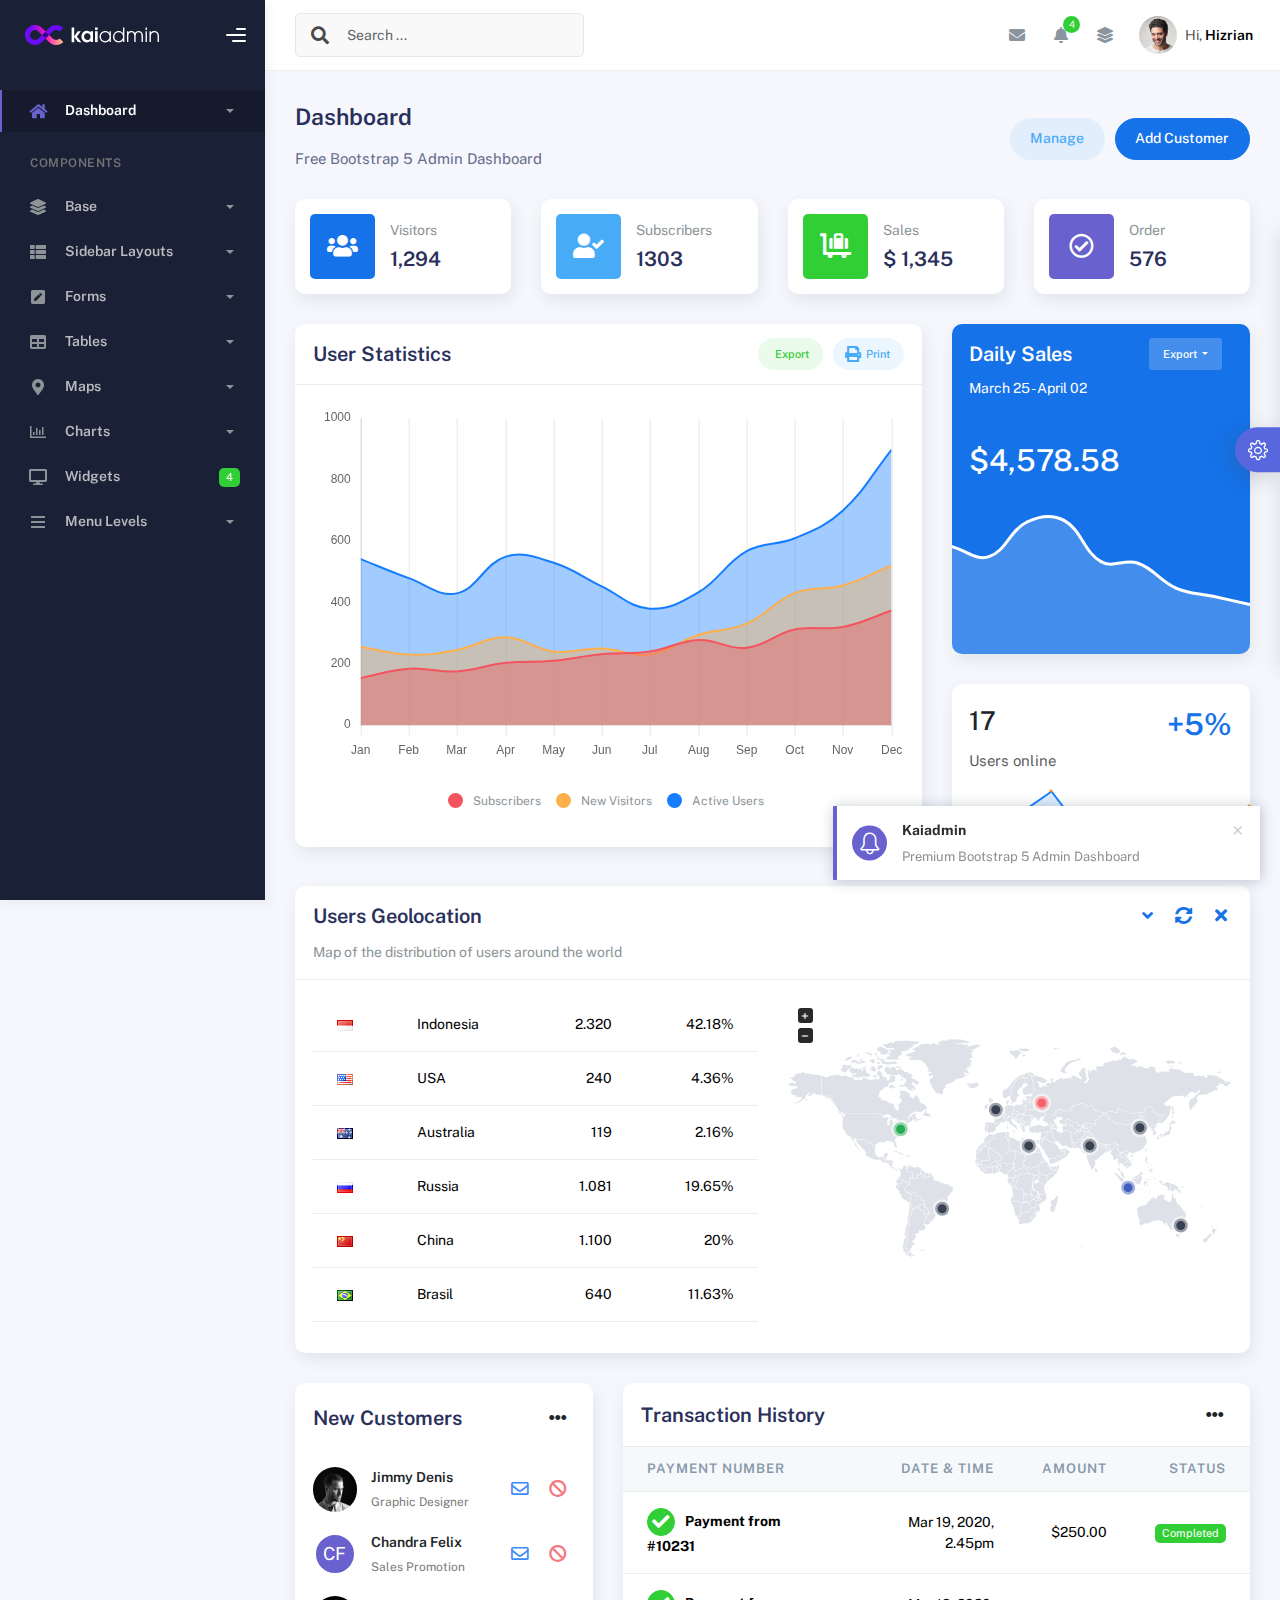
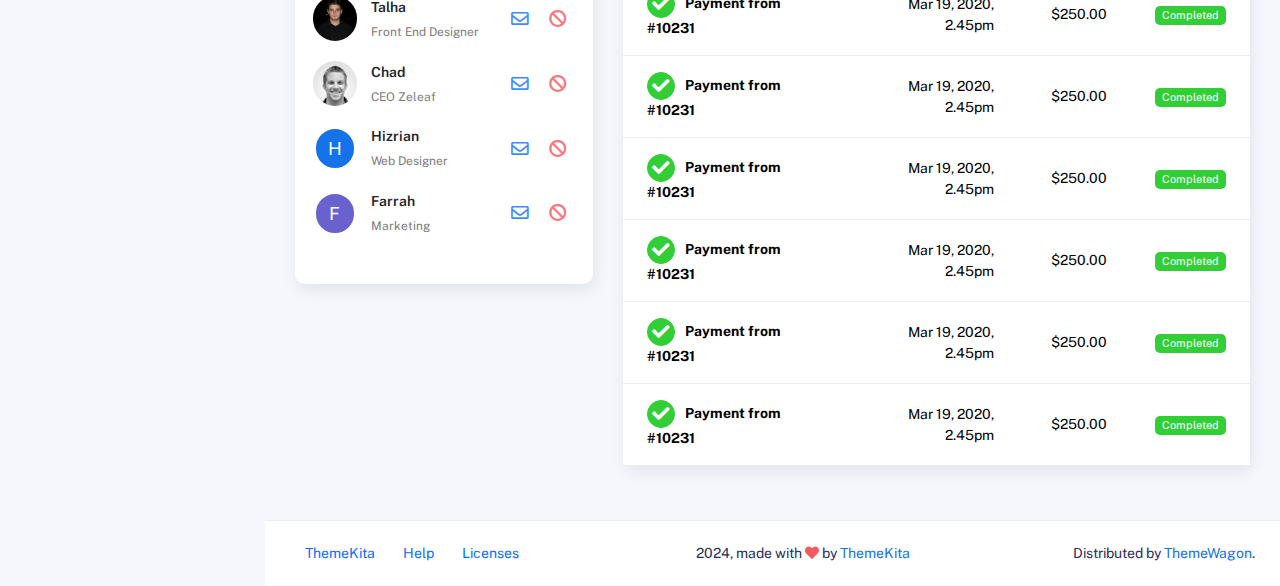
<file: kaiadmin-lite-1.0.0/index.html>
<!DOCTYPE html>
<html lang="en">

<head>
  <meta http-equiv="X-UA-Compatible" content="IE=edge" />
  <title>Kaiadmin - Bootstrap 5 Admin Dashboard</title>
  <meta content="width=device-width, initial-scale=1.0, shrink-to-fit=no" name="viewport" />
  <link rel="icon" href="assets/img/kaiadmin/favicon.ico" type="image/x-icon" />

  <!-- Fonts and icons -->
  <script src="assets/js/plugin/webfont/webfont.min.js"></script>
  <script>
    WebFont.load({
      google: { families: ["Public Sans:300,400,500,600,700"] },
      custom: {
        families: [
          "Font Awesome 5 Solid",
          "Font Awesome 5 Regular",
          "Font Awesome 5 Brands",
          "simple-line-icons",
        ],
        urls: ["assets/css/fonts.min.css"],
      },
      active: function () {
        sessionStorage.fonts = true;
      },
    });
  </script>

  <!-- CSS Files -->
  <link rel="stylesheet" href="assets/css/bootstrap.min.css" />
  <link rel="stylesheet" href="assets/css/plugins.min.css" />
  <link rel="stylesheet" href="assets/css/kaiadmin.min.css" />

  <!-- CSS Just for demo purpose, don't include it in your project -->
  <link rel="stylesheet" href="assets/css/demo.css" />
</head>

<body>
  <div class="wrapper">
    <!-- Sidebar -->
    <div class="sidebar" data-background-color="dark">
      <div class="sidebar-logo">
        <!-- Logo Header -->
        <div class="logo-header" data-background-color="dark">
          <a href="index.html" class="logo">
            <img src="assets/img/kaiadmin/logo_light.svg" alt="navbar brand" class="navbar-brand" height="20" />
          </a>
          <div class="nav-toggle">
            <button class="btn btn-toggle toggle-sidebar">
              <i class="gg-menu-right"></i>
            </button>
            <button class="btn btn-toggle sidenav-toggler">
              <i class="gg-menu-left"></i>
            </button>
          </div>
          <button class="topbar-toggler more">
            <i class="gg-more-vertical-alt"></i>
          </button>
        </div>
        <!-- End Logo Header -->
      </div>
      <div class="sidebar-wrapper scrollbar scrollbar-inner">
        <div class="sidebar-content">
          <ul class="nav nav-secondary">
            <li class="nav-item active">
              <a data-bs-toggle="collapse" href="#dashboard" class="collapsed" aria-expanded="false">
                <i class="fas fa-home"></i>
                <p>Dashboard</p>
                <span class="caret"></span>
              </a>
              <div class="collapse" id="dashboard">
                <ul class="nav nav-collapse">
                  <li>
                    <a href="../demo1/index.html">
                      <span class="sub-item">Dashboard 1</span>
                    </a>
                  </li>
                </ul>
              </div>
            </li>
            <li class="nav-section">
              <span class="sidebar-mini-icon">
                <i class="fa fa-ellipsis-h"></i>
              </span>
              <h4 class="text-section">Components</h4>
            </li>
            <li class="nav-item">
              <a data-bs-toggle="collapse" href="#base">
                <i class="fas fa-layer-group"></i>
                <p>Base</p>
                <span class="caret"></span>
              </a>
              <div class="collapse" id="base">
                <ul class="nav nav-collapse">
                  <li>
                    <a href="components/avatars.html">
                      <span class="sub-item">Avatars</span>
                    </a>
                  </li>
                  <li>
                    <a href="components/buttons.html">
                      <span class="sub-item">Buttons</span>
                    </a>
                  </li>
                  <li>
                    <a href="components/gridsystem.html">
                      <span class="sub-item">Grid System</span>
                    </a>
                  </li>
                  <li>
                    <a href="components/panels.html">
                      <span class="sub-item">Panels</span>
                    </a>
                  </li>
                  <li>
                    <a href="components/notifications.html">
                      <span class="sub-item">Notifications</span>
                    </a>
                  </li>
                  <li>
                    <a href="components/sweetalert.html">
                      <span class="sub-item">Sweet Alert</span>
                    </a>
                  </li>
                  <li>
                    <a href="components/font-awesome-icons.html">
                      <span class="sub-item">Font Awesome Icons</span>
                    </a>
                  </li>
                  <li>
                    <a href="components/simple-line-icons.html">
                      <span class="sub-item">Simple Line Icons</span>
                    </a>
                  </li>
                  <li>
                    <a href="components/typography.html">
                      <span class="sub-item">Typography</span>
                    </a>
                  </li>
                </ul>
              </div>
            </li>
            <li class="nav-item">
              <a data-bs-toggle="collapse" href="#sidebarLayouts">
                <i class="fas fa-th-list"></i>
                <p>Sidebar Layouts</p>
                <span class="caret"></span>
              </a>
              <div class="collapse" id="sidebarLayouts">
                <ul class="nav nav-collapse">
                  <li>
                    <a href="sidebar-style-2.html">
                      <span class="sub-item">Sidebar Style 2</span>
                    </a>
                  </li>
                  <li>
                    <a href="icon-menu.html">
                      <span class="sub-item">Icon Menu</span>
                    </a>
                  </li>
                </ul>
              </div>
            </li>
            <li class="nav-item">
              <a data-bs-toggle="collapse" href="#forms">
                <i class="fas fa-pen-square"></i>
                <p>Forms</p>
                <span class="caret"></span>
              </a>
              <div class="collapse" id="forms">
                <ul class="nav nav-collapse">
                  <li>
                    <a href="forms/forms.html">
                      <span class="sub-item">Basic Form</span>
                    </a>
                  </li>
                </ul>
              </div>
            </li>
            <li class="nav-item">
              <a data-bs-toggle="collapse" href="#tables">
                <i class="fas fa-table"></i>
                <p>Tables</p>
                <span class="caret"></span>
              </a>
              <div class="collapse" id="tables">
                <ul class="nav nav-collapse">
                  <li>
                    <a href="tables/tables.html">
                      <span class="sub-item">Basic Table</span>
                    </a>
                  </li>
                  <li>
                    <a href="tables/datatables.html">
                      <span class="sub-item">Datatables</span>
                    </a>
                  </li>
                </ul>
              </div>
            </li>
            <li class="nav-item">
              <a data-bs-toggle="collapse" href="#maps">
                <i class="fas fa-map-marker-alt"></i>
                <p>Maps</p>
                <span class="caret"></span>
              </a>
              <div class="collapse" id="maps">
                <ul class="nav nav-collapse">
                  <li>
                    <a href="maps/googlemaps.html">
                      <span class="sub-item">Google Maps</span>
                    </a>
                  </li>
                  <li>
                    <a href="maps/jsvectormap.html">
                      <span class="sub-item">Jsvectormap</span>
                    </a>
                  </li>
                </ul>
              </div>
            </li>
            <li class="nav-item">
              <a data-bs-toggle="collapse" href="#charts">
                <i class="far fa-chart-bar"></i>
                <p>Charts</p>
                <span class="caret"></span>
              </a>
              <div class="collapse" id="charts">
                <ul class="nav nav-collapse">
                  <li>
                    <a href="charts/charts.html">
                      <span class="sub-item">Chart Js</span>
                    </a>
                  </li>
                  <li>
                    <a href="charts/sparkline.html">
                      <span class="sub-item">Sparkline</span>
                    </a>
                  </li>
                </ul>
              </div>
            </li>
            <li class="nav-item">
              <a href="widgets.html">
                <i class="fas fa-desktop"></i>
                <p>Widgets</p>
                <span class="badge badge-success">4</span>
              </a>
            </li>
            <li class="nav-item">
              <a data-bs-toggle="collapse" href="#submenu">
                <i class="fas fa-bars"></i>
                <p>Menu Levels</p>
                <span class="caret"></span>
              </a>
              <div class="collapse" id="submenu">
                <ul class="nav nav-collapse">
                  <li>
                    <a data-bs-toggle="collapse" href="#subnav1">
                      <span class="sub-item">Level 1</span>
                      <span class="caret"></span>
                    </a>
                    <div class="collapse" id="subnav1">
                      <ul class="nav nav-collapse subnav">
                        <li>
                          <a href="#">
                            <span class="sub-item">Level 2</span>
                          </a>
                        </li>
                        <li>
                          <a href="#">
                            <span class="sub-item">Level 2</span>
                          </a>
                        </li>
                      </ul>
                    </div>
                  </li>
                  <li>
                    <a data-bs-toggle="collapse" href="#subnav2">
                      <span class="sub-item">Level 1</span>
                      <span class="caret"></span>
                    </a>
                    <div class="collapse" id="subnav2">
                      <ul class="nav nav-collapse subnav">
                        <li>
                          <a href="#">
                            <span class="sub-item">Level 2</span>
                          </a>
                        </li>
                      </ul>
                    </div>
                  </li>
                  <li>
                    <a href="#">
                      <span class="sub-item">Level 1</span>
                    </a>
                  </li>
                </ul>
              </div>
            </li>
          </ul>
        </div>
      </div>
    </div>
    <!-- End Sidebar -->

    <div class="main-panel">
      <div class="main-header">
        <div class="main-header-logo">
          <!-- Logo Header -->
          <div class="logo-header" data-background-color="dark">
            <a href="index.html" class="logo">
              <img src="assets/img/kaiadmin/logo_light.svg" alt="navbar brand" class="navbar-brand" height="20" />
            </a>
            <div class="nav-toggle">
              <button class="btn btn-toggle toggle-sidebar">
                <i class="gg-menu-right"></i>
              </button>
              <button class="btn btn-toggle sidenav-toggler">
                <i class="gg-menu-left"></i>
              </button>
            </div>
            <button class="topbar-toggler more">
              <i class="gg-more-vertical-alt"></i>
            </button>
          </div>
          <!-- End Logo Header -->
        </div>
        <!-- Navbar Header -->
        <nav class="navbar navbar-header navbar-header-transparent navbar-expand-lg border-bottom">
          <div class="container-fluid">
            <nav class="navbar navbar-header-left navbar-expand-lg navbar-form nav-search p-0 d-none d-lg-flex">
              <div class="input-group">
                <div class="input-group-prepend">
                  <button type="submit" class="btn btn-search pe-1">
                    <i class="fa fa-search search-icon"></i>
                  </button>
                </div>
                <input type="text" placeholder="Search ..." class="form-control" />
              </div>
            </nav>

            <ul class="navbar-nav topbar-nav ms-md-auto align-items-center">
              <li class="nav-item topbar-icon dropdown hidden-caret d-flex d-lg-none">
                <a class="nav-link dropdown-toggle" data-bs-toggle="dropdown" href="#" role="button"
                  aria-expanded="false" aria-haspopup="true">
                  <i class="fa fa-search"></i>
                </a>
                <ul class="dropdown-menu dropdown-search animated fadeIn">
                  <form class="navbar-left navbar-form nav-search">
                    <div class="input-group">
                      <input type="text" placeholder="Search ..." class="form-control" />
                    </div>
                  </form>
                </ul>
              </li>
              <li class="nav-item topbar-icon dropdown hidden-caret">
                <a class="nav-link dropdown-toggle" href="#" id="messageDropdown" role="button"
                  data-bs-toggle="dropdown" aria-haspopup="true" aria-expanded="false">
                  <i class="fa fa-envelope"></i>
                </a>
                <ul class="dropdown-menu messages-notif-box animated fadeIn" aria-labelledby="messageDropdown">
                  <li>
                    <div class="dropdown-title d-flex justify-content-between align-items-center">
                      Messages
                      <a href="#" class="small">Mark all as read</a>
                    </div>
                  </li>
                  <li>
                    <div class="message-notif-scroll scrollbar-outer">
                      <div class="notif-center">
                        <a href="#">
                          <div class="notif-img">
                            <img src="assets/img/jm_denis.jpg" alt="Img Profile" />
                          </div>
                          <div class="notif-content">
                            <span class="subject">Jimmy Denis</span>
                            <span class="block"> How are you ? </span>
                            <span class="time">5 minutes ago</span>
                          </div>
                        </a>
                        <a href="#">
                          <div class="notif-img">
                            <img src="assets/img/chadengle.jpg" alt="Img Profile" />
                          </div>
                          <div class="notif-content">
                            <span class="subject">Chad</span>
                            <span class="block"> Ok, Thanks ! </span>
                            <span class="time">12 minutes ago</span>
                          </div>
                        </a>
                        <a href="#">
                          <div class="notif-img">
                            <img src="assets/img/mlane.jpg" alt="Img Profile" />
                          </div>
                          <div class="notif-content">
                            <span class="subject">Jhon Doe</span>
                            <span class="block">
                              Ready for the meeting today...
                            </span>
                            <span class="time">12 minutes ago</span>
                          </div>
                        </a>
                        <a href="#">
                          <div class="notif-img">
                            <img src="assets/img/talha.jpg" alt="Img Profile" />
                          </div>
                          <div class="notif-content">
                            <span class="subject">Talha</span>
                            <span class="block"> Hi, Apa Kabar ? </span>
                            <span class="time">17 minutes ago</span>
                          </div>
                        </a>
                      </div>
                    </div>
                  </li>
                  <li>
                    <a class="see-all" href="javascript:void(0);">See all messages<i class="fa fa-angle-right"></i>
                    </a>
                  </li>
                </ul>
              </li>
              <li class="nav-item topbar-icon dropdown hidden-caret">
                <a class="nav-link dropdown-toggle" href="#" id="notifDropdown" role="button" data-bs-toggle="dropdown"
                  aria-haspopup="true" aria-expanded="false">
                  <i class="fa fa-bell"></i>
                  <span class="notification">4</span>
                </a>
                <ul class="dropdown-menu notif-box animated fadeIn" aria-labelledby="notifDropdown">
                  <li>
                    <div class="dropdown-title">
                      You have 4 new notification
                    </div>
                  </li>
                  <li>
                    <div class="notif-scroll scrollbar-outer">
                      <div class="notif-center">
                        <a href="#">
                          <div class="notif-icon notif-primary">
                            <i class="fa fa-user-plus"></i>
                          </div>
                          <div class="notif-content">
                            <span class="block"> New user registered </span>
                            <span class="time">5 minutes ago</span>
                          </div>
                        </a>
                        <a href="#">
                          <div class="notif-icon notif-success">
                            <i class="fa fa-comment"></i>
                          </div>
                          <div class="notif-content">
                            <span class="block">
                              Rahmad commented on Admin
                            </span>
                            <span class="time">12 minutes ago</span>
                          </div>
                        </a>
                        <a href="#">
                          <div class="notif-img">
                            <img src="assets/img/profile2.jpg" alt="Img Profile" />
                          </div>
                          <div class="notif-content">
                            <span class="block">
                              Reza send messages to you
                            </span>
                            <span class="time">12 minutes ago</span>
                          </div>
                        </a>
                        <a href="#">
                          <div class="notif-icon notif-danger">
                            <i class="fa fa-heart"></i>
                          </div>
                          <div class="notif-content">
                            <span class="block"> Farrah liked Admin </span>
                            <span class="time">17 minutes ago</span>
                          </div>
                        </a>
                      </div>
                    </div>
                  </li>
                  <li>
                    <a class="see-all" href="javascript:void(0);">See all notifications<i class="fa fa-angle-right"></i>
                    </a>
                  </li>
                </ul>
              </li>
              <li class="nav-item topbar-icon dropdown hidden-caret">
                <a class="nav-link" data-bs-toggle="dropdown" href="#" aria-expanded="false">
                  <i class="fas fa-layer-group"></i>
                </a>
                <div class="dropdown-menu quick-actions animated fadeIn">
                  <div class="quick-actions-header">
                    <span class="title mb-1">Quick Actions</span>
                    <span class="subtitle op-7">Shortcuts</span>
                  </div>
                  <div class="quick-actions-scroll scrollbar-outer">
                    <div class="quick-actions-items">
                      <div class="row m-0">
                        <a class="col-6 col-md-4 p-0" href="#">
                          <div class="quick-actions-item">
                            <div class="avatar-item bg-danger rounded-circle">
                              <i class="far fa-calendar-alt"></i>
                            </div>
                            <span class="text">Calendar</span>
                          </div>
                        </a>
                        <a class="col-6 col-md-4 p-0" href="#">
                          <div class="quick-actions-item">
                            <div class="avatar-item bg-warning rounded-circle">
                              <i class="fas fa-map"></i>
                            </div>
                            <span class="text">Maps</span>
                          </div>
                        </a>
                        <a class="col-6 col-md-4 p-0" href="#">
                          <div class="quick-actions-item">
                            <div class="avatar-item bg-info rounded-circle">
                              <i class="fas fa-file-excel"></i>
                            </div>
                            <span class="text">Reports</span>
                          </div>
                        </a>
                        <a class="col-6 col-md-4 p-0" href="#">
                          <div class="quick-actions-item">
                            <div class="avatar-item bg-success rounded-circle">
                              <i class="fas fa-envelope"></i>
                            </div>
                            <span class="text">Emails</span>
                          </div>
                        </a>
                        <a class="col-6 col-md-4 p-0" href="#">
                          <div class="quick-actions-item">
                            <div class="avatar-item bg-primary rounded-circle">
                              <i class="fas fa-file-invoice-dollar"></i>
                            </div>
                            <span class="text">Invoice</span>
                          </div>
                        </a>
                        <a class="col-6 col-md-4 p-0" href="#">
                          <div class="quick-actions-item">
                            <div class="avatar-item bg-secondary rounded-circle">
                              <i class="fas fa-credit-card"></i>
                            </div>
                            <span class="text">Payments</span>
                          </div>
                        </a>
                      </div>
                    </div>
                  </div>
                </div>
              </li>

              <li class="nav-item topbar-user dropdown hidden-caret">
                <a class="dropdown-toggle profile-pic" data-bs-toggle="dropdown" href="#" aria-expanded="false">
                  <div class="avatar-sm">
                    <img src="assets/img/profile.jpg" alt="..." class="avatar-img rounded-circle" />
                  </div>
                  <span class="profile-username">
                    <span class="op-7">Hi,</span>
                    <span class="fw-bold">Hizrian</span>
                  </span>
                </a>
                <ul class="dropdown-menu dropdown-user animated fadeIn">
                  <div class="dropdown-user-scroll scrollbar-outer">
                    <li>
                      <div class="user-box">
                        <div class="avatar-lg">
                          <img src="assets/img/profile.jpg" alt="image profile" class="avatar-img rounded" />
                        </div>
                        <div class="u-text">
                          <h4>Hizrian</h4>
                          <p class="text-muted">hello@example.com</p>
                          <a href="profile.html" class="btn btn-xs btn-secondary btn-sm">View Profile</a>
                        </div>
                      </div>
                    </li>
                    <li>
                      <div class="dropdown-divider"></div>
                      <a class="dropdown-item" href="#">My Profile</a>
                      <a class="dropdown-item" href="#">My Balance</a>
                      <a class="dropdown-item" href="#">Inbox</a>
                      <div class="dropdown-divider"></div>
                      <a class="dropdown-item" href="#">Account Setting</a>
                      <div class="dropdown-divider"></div>
                      <a class="dropdown-item" href="#">Logout</a>
                    </li>
                  </div>
                </ul>
              </li>
            </ul>
          </div>
        </nav>
        <!-- End Navbar -->
      </div>

      <div class="container">
        <div class="page-inner">
          <div class="d-flex align-items-left align-items-md-center flex-column flex-md-row pt-2 pb-4">
            <div>
              <h3 class="fw-bold mb-3">Dashboard</h3>
              <h6 class="op-7 mb-2">Free Bootstrap 5 Admin Dashboard</h6>
            </div>
            <div class="ms-md-auto py-2 py-md-0">
              <a href="#" class="btn btn-label-info btn-round me-2">Manage</a>
              <a href="#" class="btn btn-primary btn-round">Add Customer</a>
            </div>
          </div>
          <div class="row">
            <div class="col-sm-6 col-md-3">
              <div class="card card-stats card-round">
                <div class="card-body">
                  <div class="row align-items-center">
                    <div class="col-icon">
                      <div class="icon-big text-center icon-primary bubble-shadow-small">
                        <i class="fas fa-users"></i>
                      </div>
                    </div>
                    <div class="col col-stats ms-3 ms-sm-0">
                      <div class="numbers">
                        <p class="card-category">Visitors</p>
                        <h4 class="card-title">1,294</h4>
                      </div>
                    </div>
                  </div>
                </div>
              </div>
            </div>
            <div class="col-sm-6 col-md-3">
              <div class="card card-stats card-round">
                <div class="card-body">
                  <div class="row align-items-center">
                    <div class="col-icon">
                      <div class="icon-big text-center icon-info bubble-shadow-small">
                        <i class="fas fa-user-check"></i>
                      </div>
                    </div>
                    <div class="col col-stats ms-3 ms-sm-0">
                      <div class="numbers">
                        <p class="card-category">Subscribers</p>
                        <h4 class="card-title">1303</h4>
                      </div>
                    </div>
                  </div>
                </div>
              </div>
            </div>
            <div class="col-sm-6 col-md-3">
              <div class="card card-stats card-round">
                <div class="card-body">
                  <div class="row align-items-center">
                    <div class="col-icon">
                      <div class="icon-big text-center icon-success bubble-shadow-small">
                        <i class="fas fa-luggage-cart"></i>
                      </div>
                    </div>
                    <div class="col col-stats ms-3 ms-sm-0">
                      <div class="numbers">
                        <p class="card-category">Sales</p>
                        <h4 class="card-title">$ 1,345</h4>
                      </div>
                    </div>
                  </div>
                </div>
              </div>
            </div>
            <div class="col-sm-6 col-md-3">
              <div class="card card-stats card-round">
                <div class="card-body">
                  <div class="row align-items-center">
                    <div class="col-icon">
                      <div class="icon-big text-center icon-secondary bubble-shadow-small">
                        <i class="far fa-check-circle"></i>
                      </div>
                    </div>
                    <div class="col col-stats ms-3 ms-sm-0">
                      <div class="numbers">
                        <p class="card-category">Order</p>
                        <h4 class="card-title">576</h4>
                      </div>
                    </div>
                  </div>
                </div>
              </div>
            </div>
          </div>
          <div class="row">
            <div class="col-md-8">
              <div class="card card-round">
                <div class="card-header">
                  <div class="card-head-row">
                    <div class="card-title">User Statistics</div>
                    <div class="card-tools">
                      <a href="#" class="btn btn-label-success btn-round btn-sm me-2">
                        <span class="btn-label">
                          <i class="fa fa-pencil"></i>
                        </span>
                        Export
                      </a>
                      <a href="#" class="btn btn-label-info btn-round btn-sm">
                        <span class="btn-label">
                          <i class="fa fa-print"></i>
                        </span>
                        Print
                      </a>
                    </div>
                  </div>
                </div>
                <div class="card-body">
                  <div class="chart-container" style="min-height: 375px">
                    <canvas id="statisticsChart"></canvas>
                  </div>
                  <div id="myChartLegend"></div>
                </div>
              </div>
            </div>
            <div class="col-md-4">
              <div class="card card-primary card-round">
                <div class="card-header">
                  <div class="card-head-row">
                    <div class="card-title">Daily Sales</div>
                    <div class="card-tools">
                      <div class="dropdown">
                        <button class="btn btn-sm btn-label-light dropdown-toggle" type="button" id="dropdownMenuButton"
                          data-bs-toggle="dropdown" aria-haspopup="true" aria-expanded="false">
                          Export
                        </button>
                        <div class="dropdown-menu" aria-labelledby="dropdownMenuButton">
                          <a class="dropdown-item" href="#">Action</a>
                          <a class="dropdown-item" href="#">Another action</a>
                          <a class="dropdown-item" href="#">Something else here</a>
                        </div>
                      </div>
                    </div>
                  </div>
                  <div class="card-category">March 25 - April 02</div>
                </div>
                <div class="card-body pb-0">
                  <div class="mb-4 mt-2">
                    <h1>$4,578.58</h1>
                  </div>
                  <div class="pull-in">
                    <canvas id="dailySalesChart"></canvas>
                  </div>
                </div>
              </div>
              <div class="card card-round">
                <div class="card-body pb-0">
                  <div class="h1 fw-bold float-end text-primary">+5%</div>
                  <h2 class="mb-2">17</h2>
                  <p class="text-muted">Users online</p>
                  <div class="pull-in sparkline-fix">
                    <div id="lineChart"></div>
                  </div>
                </div>
              </div>
            </div>
          </div>
          <div class="row">
            <div class="col-md-12">
              <div class="card card-round">
                <div class="card-header">
                  <div class="card-head-row card-tools-still-right">
                    <h4 class="card-title">Users Geolocation</h4>
                    <div class="card-tools">
                      <button class="btn btn-icon btn-link btn-primary btn-xs">
                        <span class="fa fa-angle-down"></span>
                      </button>
                      <button class="btn btn-icon btn-link btn-primary btn-xs btn-refresh-card">
                        <span class="fa fa-sync-alt"></span>
                      </button>
                      <button class="btn btn-icon btn-link btn-primary btn-xs">
                        <span class="fa fa-times"></span>
                      </button>
                    </div>
                  </div>
                  <p class="card-category">
                    Map of the distribution of users around the world
                  </p>
                </div>
                <div class="card-body">
                  <div class="row">
                    <div class="col-md-6">
                      <div class="table-responsive table-hover table-sales">
                        <table class="table">
                          <tbody>
                            <tr>
                              <td>
                                <div class="flag">
                                  <img src="assets/img/flags/id.png" alt="indonesia" />
                                </div>
                              </td>
                              <td>Indonesia</td>
                              <td class="text-end">2.320</td>
                              <td class="text-end">42.18%</td>
                            </tr>
                            <tr>
                              <td>
                                <div class="flag">
                                  <img src="assets/img/flags/us.png" alt="united states" />
                                </div>
                              </td>
                              <td>USA</td>
                              <td class="text-end">240</td>
                              <td class="text-end">4.36%</td>
                            </tr>
                            <tr>
                              <td>
                                <div class="flag">
                                  <img src="assets/img/flags/au.png" alt="australia" />
                                </div>
                              </td>
                              <td>Australia</td>
                              <td class="text-end">119</td>
                              <td class="text-end">2.16%</td>
                            </tr>
                            <tr>
                              <td>
                                <div class="flag">
                                  <img src="assets/img/flags/ru.png" alt="russia" />
                                </div>
                              </td>
                              <td>Russia</td>
                              <td class="text-end">1.081</td>
                              <td class="text-end">19.65%</td>
                            </tr>
                            <tr>
                              <td>
                                <div class="flag">
                                  <img src="assets/img/flags/cn.png" alt="china" />
                                </div>
                              </td>
                              <td>China</td>
                              <td class="text-end">1.100</td>
                              <td class="text-end">20%</td>
                            </tr>
                            <tr>
                              <td>
                                <div class="flag">
                                  <img src="assets/img/flags/br.png" alt="brazil" />
                                </div>
                              </td>
                              <td>Brasil</td>
                              <td class="text-end">640</td>
                              <td class="text-end">11.63%</td>
                            </tr>
                          </tbody>
                        </table>
                      </div>
                    </div>
                    <div class="col-md-6">
                      <div class="mapcontainer">
                        <div id="world-map" class="w-100" style="height: 300px"></div>
                      </div>
                    </div>
                  </div>
                </div>
              </div>
            </div>
          </div>
          <div class="row">
            <div class="col-md-4">
              <div class="card card-round">
                <div class="card-body">
                  <div class="card-head-row card-tools-still-right">
                    <div class="card-title">New Customers</div>
                    <div class="card-tools">
                      <div class="dropdown">
                        <button class="btn btn-icon btn-clean me-0" type="button" id="dropdownMenuButton"
                          data-bs-toggle="dropdown" aria-haspopup="true" aria-expanded="false">
                          <i class="fas fa-ellipsis-h"></i>
                        </button>
                        <div class="dropdown-menu" aria-labelledby="dropdownMenuButton">
                          <a class="dropdown-item" href="#">Action</a>
                          <a class="dropdown-item" href="#">Another action</a>
                          <a class="dropdown-item" href="#">Something else here</a>
                        </div>
                      </div>
                    </div>
                  </div>
                  <div class="card-list py-4">
                    <div class="item-list">
                      <div class="avatar">
                        <img src="assets/img/jm_denis.jpg" alt="..." class="avatar-img rounded-circle" />
                      </div>
                      <div class="info-user ms-3">
                        <div class="username">Jimmy Denis</div>
                        <div class="status">Graphic Designer</div>
                      </div>
                      <button class="btn btn-icon btn-link op-8 me-1">
                        <i class="far fa-envelope"></i>
                      </button>
                      <button class="btn btn-icon btn-link btn-danger op-8">
                        <i class="fas fa-ban"></i>
                      </button>
                    </div>
                    <div class="item-list">
                      <div class="avatar">
                        <span class="avatar-title rounded-circle border border-white">CF</span>
                      </div>
                      <div class="info-user ms-3">
                        <div class="username">Chandra Felix</div>
                        <div class="status">Sales Promotion</div>
                      </div>
                      <button class="btn btn-icon btn-link op-8 me-1">
                        <i class="far fa-envelope"></i>
                      </button>
                      <button class="btn btn-icon btn-link btn-danger op-8">
                        <i class="fas fa-ban"></i>
                      </button>
                    </div>
                    <div class="item-list">
                      <div class="avatar">
                        <img src="assets/img/talha.jpg" alt="..." class="avatar-img rounded-circle" />
                      </div>
                      <div class="info-user ms-3">
                        <div class="username">Talha</div>
                        <div class="status">Front End Designer</div>
                      </div>
                      <button class="btn btn-icon btn-link op-8 me-1">
                        <i class="far fa-envelope"></i>
                      </button>
                      <button class="btn btn-icon btn-link btn-danger op-8">
                        <i class="fas fa-ban"></i>
                      </button>
                    </div>
                    <div class="item-list">
                      <div class="avatar">
                        <img src="assets/img/chadengle.jpg" alt="..." class="avatar-img rounded-circle" />
                      </div>
                      <div class="info-user ms-3">
                        <div class="username">Chad</div>
                        <div class="status">CEO Zeleaf</div>
                      </div>
                      <button class="btn btn-icon btn-link op-8 me-1">
                        <i class="far fa-envelope"></i>
                      </button>
                      <button class="btn btn-icon btn-link btn-danger op-8">
                        <i class="fas fa-ban"></i>
                      </button>
                    </div>
                    <div class="item-list">
                      <div class="avatar">
                        <span class="avatar-title rounded-circle border border-white bg-primary">H</span>
                      </div>
                      <div class="info-user ms-3">
                        <div class="username">Hizrian</div>
                        <div class="status">Web Designer</div>
                      </div>
                      <button class="btn btn-icon btn-link op-8 me-1">
                        <i class="far fa-envelope"></i>
                      </button>
                      <button class="btn btn-icon btn-link btn-danger op-8">
                        <i class="fas fa-ban"></i>
                      </button>
                    </div>
                    <div class="item-list">
                      <div class="avatar">
                        <span class="avatar-title rounded-circle border border-white bg-secondary">F</span>
                      </div>
                      <div class="info-user ms-3">
                        <div class="username">Farrah</div>
                        <div class="status">Marketing</div>
                      </div>
                      <button class="btn btn-icon btn-link op-8 me-1">
                        <i class="far fa-envelope"></i>
                      </button>
                      <button class="btn btn-icon btn-link btn-danger op-8">
                        <i class="fas fa-ban"></i>
                      </button>
                    </div>
                  </div>
                </div>
              </div>
            </div>
            <div class="col-md-8">
              <div class="card card-round">
                <div class="card-header">
                  <div class="card-head-row card-tools-still-right">
                    <div class="card-title">Transaction History</div>
                    <div class="card-tools">
                      <div class="dropdown">
                        <button class="btn btn-icon btn-clean me-0" type="button" id="dropdownMenuButton"
                          data-bs-toggle="dropdown" aria-haspopup="true" aria-expanded="false">
                          <i class="fas fa-ellipsis-h"></i>
                        </button>
                        <div class="dropdown-menu" aria-labelledby="dropdownMenuButton">
                          <a class="dropdown-item" href="#">Action</a>
                          <a class="dropdown-item" href="#">Another action</a>
                          <a class="dropdown-item" href="#">Something else here</a>
                        </div>
                      </div>
                    </div>
                  </div>
                </div>
                <div class="card-body p-0">
                  <div class="table-responsive">
                    <!-- Projects table -->
                    <table class="table align-items-center mb-0">
                      <thead class="thead-light">
                        <tr>
                          <th scope="col">Payment Number</th>
                          <th scope="col" class="text-end">Date & Time</th>
                          <th scope="col" class="text-end">Amount</th>
                          <th scope="col" class="text-end">Status</th>
                        </tr>
                      </thead>
                      <tbody>
                        <tr>
                          <th scope="row">
                            <button class="btn btn-icon btn-round btn-success btn-sm me-2">
                              <i class="fa fa-check"></i>
                            </button>
                            Payment from #10231
                          </th>
                          <td class="text-end">Mar 19, 2020, 2.45pm</td>
                          <td class="text-end">$250.00</td>
                          <td class="text-end">
                            <span class="badge badge-success">Completed</span>
                          </td>
                        </tr>
                        <tr>
                          <th scope="row">
                            <button class="btn btn-icon btn-round btn-success btn-sm me-2">
                              <i class="fa fa-check"></i>
                            </button>
                            Payment from #10231
                          </th>
                          <td class="text-end">Mar 19, 2020, 2.45pm</td>
                          <td class="text-end">$250.00</td>
                          <td class="text-end">
                            <span class="badge badge-success">Completed</span>
                          </td>
                        </tr>
                        <tr>
                          <th scope="row">
                            <button class="btn btn-icon btn-round btn-success btn-sm me-2">
                              <i class="fa fa-check"></i>
                            </button>
                            Payment from #10231
                          </th>
                          <td class="text-end">Mar 19, 2020, 2.45pm</td>
                          <td class="text-end">$250.00</td>
                          <td class="text-end">
                            <span class="badge badge-success">Completed</span>
                          </td>
                        </tr>
                        <tr>
                          <th scope="row">
                            <button class="btn btn-icon btn-round btn-success btn-sm me-2">
                              <i class="fa fa-check"></i>
                            </button>
                            Payment from #10231
                          </th>
                          <td class="text-end">Mar 19, 2020, 2.45pm</td>
                          <td class="text-end">$250.00</td>
                          <td class="text-end">
                            <span class="badge badge-success">Completed</span>
                          </td>
                        </tr>
                        <tr>
                          <th scope="row">
                            <button class="btn btn-icon btn-round btn-success btn-sm me-2">
                              <i class="fa fa-check"></i>
                            </button>
                            Payment from #10231
                          </th>
                          <td class="text-end">Mar 19, 2020, 2.45pm</td>
                          <td class="text-end">$250.00</td>
                          <td class="text-end">
                            <span class="badge badge-success">Completed</span>
                          </td>
                        </tr>
                        <tr>
                          <th scope="row">
                            <button class="btn btn-icon btn-round btn-success btn-sm me-2">
                              <i class="fa fa-check"></i>
                            </button>
                            Payment from #10231
                          </th>
                          <td class="text-end">Mar 19, 2020, 2.45pm</td>
                          <td class="text-end">$250.00</td>
                          <td class="text-end">
                            <span class="badge badge-success">Completed</span>
                          </td>
                        </tr>
                        <tr>
                          <th scope="row">
                            <button class="btn btn-icon btn-round btn-success btn-sm me-2">
                              <i class="fa fa-check"></i>
                            </button>
                            Payment from #10231
                          </th>
                          <td class="text-end">Mar 19, 2020, 2.45pm</td>
                          <td class="text-end">$250.00</td>
                          <td class="text-end">
                            <span class="badge badge-success">Completed</span>
                          </td>
                        </tr>
                      </tbody>
                    </table>
                  </div>
                </div>
              </div>
            </div>
          </div>
        </div>
      </div>

      <footer class="footer">
        <div class="container-fluid d-flex justify-content-between">
          <nav class="pull-left">
            <ul class="nav">
              <li class="nav-item">
                <a class="nav-link" href="http://www.themekita.com">
                  ThemeKita
                </a>
              </li>
              <li class="nav-item">
                <a class="nav-link" href="#"> Help </a>
              </li>
              <li class="nav-item">
                <a class="nav-link" href="#"> Licenses </a>
              </li>
            </ul>
          </nav>
          <div class="copyright">
            2024, made with <i class="fa fa-heart heart text-danger"></i> by
            <a href="http://www.themekita.com">ThemeKita</a>
          </div>
          <div>
            Distributed by
            <a target="_blank" href="https://themewagon.com/">ThemeWagon</a>.
          </div>
        </div>
      </footer>
    </div>

    <!-- Custom template | don't include it in your project! -->
    <div class="custom-template">
      <div class="title">Settings</div>
      <div class="custom-content">
        <div class="switcher">
          <div class="switch-block">
            <h4>Logo Header</h4>
            <div class="btnSwitch">
              <button type="button" class="selected changeLogoHeaderColor" data-color="dark"></button>
              <button type="button" class="changeLogoHeaderColor" data-color="blue"></button>
              <button type="button" class="changeLogoHeaderColor" data-color="purple"></button>
              <button type="button" class="changeLogoHeaderColor" data-color="light-blue"></button>
              <button type="button" class="changeLogoHeaderColor" data-color="green"></button>
              <button type="button" class="changeLogoHeaderColor" data-color="orange"></button>
              <button type="button" class="changeLogoHeaderColor" data-color="red"></button>
              <button type="button" class="changeLogoHeaderColor" data-color="white"></button>
              <br />
              <button type="button" class="changeLogoHeaderColor" data-color="dark2"></button>
              <button type="button" class="changeLogoHeaderColor" data-color="blue2"></button>
              <button type="button" class="changeLogoHeaderColor" data-color="purple2"></button>
              <button type="button" class="changeLogoHeaderColor" data-color="light-blue2"></button>
              <button type="button" class="changeLogoHeaderColor" data-color="green2"></button>
              <button type="button" class="changeLogoHeaderColor" data-color="orange2"></button>
              <button type="button" class="changeLogoHeaderColor" data-color="red2"></button>
            </div>
          </div>
          <div class="switch-block">
            <h4>Navbar Header</h4>
            <div class="btnSwitch">
              <button type="button" class="changeTopBarColor" data-color="dark"></button>
              <button type="button" class="changeTopBarColor" data-color="blue"></button>
              <button type="button" class="changeTopBarColor" data-color="purple"></button>
              <button type="button" class="changeTopBarColor" data-color="light-blue"></button>
              <button type="button" class="changeTopBarColor" data-color="green"></button>
              <button type="button" class="changeTopBarColor" data-color="orange"></button>
              <button type="button" class="changeTopBarColor" data-color="red"></button>
              <button type="button" class="selected changeTopBarColor" data-color="white"></button>
              <br />
              <button type="button" class="changeTopBarColor" data-color="dark2"></button>
              <button type="button" class="changeTopBarColor" data-color="blue2"></button>
              <button type="button" class="changeTopBarColor" data-color="purple2"></button>
              <button type="button" class="changeTopBarColor" data-color="light-blue2"></button>
              <button type="button" class="changeTopBarColor" data-color="green2"></button>
              <button type="button" class="changeTopBarColor" data-color="orange2"></button>
              <button type="button" class="changeTopBarColor" data-color="red2"></button>
            </div>
          </div>
          <div class="switch-block">
            <h4>Sidebar</h4>
            <div class="btnSwitch">
              <button type="button" class="changeSideBarColor" data-color="white"></button>
              <button type="button" class="selected changeSideBarColor" data-color="dark"></button>
              <button type="button" class="changeSideBarColor" data-color="dark2"></button>
            </div>
          </div>
        </div>
      </div>
      <div class="custom-toggle">
        <i class="icon-settings"></i>
      </div>
    </div>
    <!-- End Custom template -->
  </div>
  <!--   Core JS Files   -->
  <script src="assets/js/core/jquery-3.7.1.min.js"></script>
  <script src="assets/js/core/popper.min.js"></script>
  <script src="assets/js/core/bootstrap.min.js"></script>

  <!-- jQuery Scrollbar -->
  <script src="assets/js/plugin/jquery-scrollbar/jquery.scrollbar.min.js"></script>

  <!-- Chart JS -->
  <script src="assets/js/plugin/chart.js/chart.min.js"></script>

  <!-- jQuery Sparkline -->
  <script src="assets/js/plugin/jquery.sparkline/jquery.sparkline.min.js"></script>

  <!-- Chart Circle -->
  <script src="assets/js/plugin/chart-circle/circles.min.js"></script>

  <!-- Datatables -->
  <script src="assets/js/plugin/datatables/datatables.min.js"></script>

  <!-- Bootstrap Notify -->
  <script src="assets/js/plugin/bootstrap-notify/bootstrap-notify.min.js"></script>

  <!-- jQuery Vector Maps -->
  <script src="assets/js/plugin/jsvectormap/jsvectormap.min.js"></script>
  <script src="assets/js/plugin/jsvectormap/world.js"></script>

  <!-- Sweet Alert -->
  <script src="assets/js/plugin/sweetalert/sweetalert.min.js"></script>

  <!-- Kaiadmin JS -->
  <script src="assets/js/kaiadmin.min.js"></script>

  <!-- Kaiadmin DEMO methods, don't include it in your project! -->
  <script src="assets/js/setting-demo.js"></script>
  <script src="assets/js/demo.js"></script>
  <script>
    $("#lineChart").sparkline([102, 109, 120, 99, 110, 105, 115], {
      type: "line",
      height: "70",
      width: "100%",
      lineWidth: "2",
      lineColor: "#177dff",
      fillColor: "rgba(23, 125, 255, 0.14)",
    });

    $("#lineChart2").sparkline([99, 125, 122, 105, 110, 124, 115], {
      type: "line",
      height: "70",
      width: "100%",
      lineWidth: "2",
      lineColor: "#f3545d",
      fillColor: "rgba(243, 84, 93, .14)",
    });

    $("#lineChart3").sparkline([105, 103, 123, 100, 95, 105, 115], {
      type: "line",
      height: "70",
      width: "100%",
      lineWidth: "2",
      lineColor: "#ffa534",
      fillColor: "rgba(255, 165, 52, .14)",
    });
  </script>
</body>

</html>
</file>
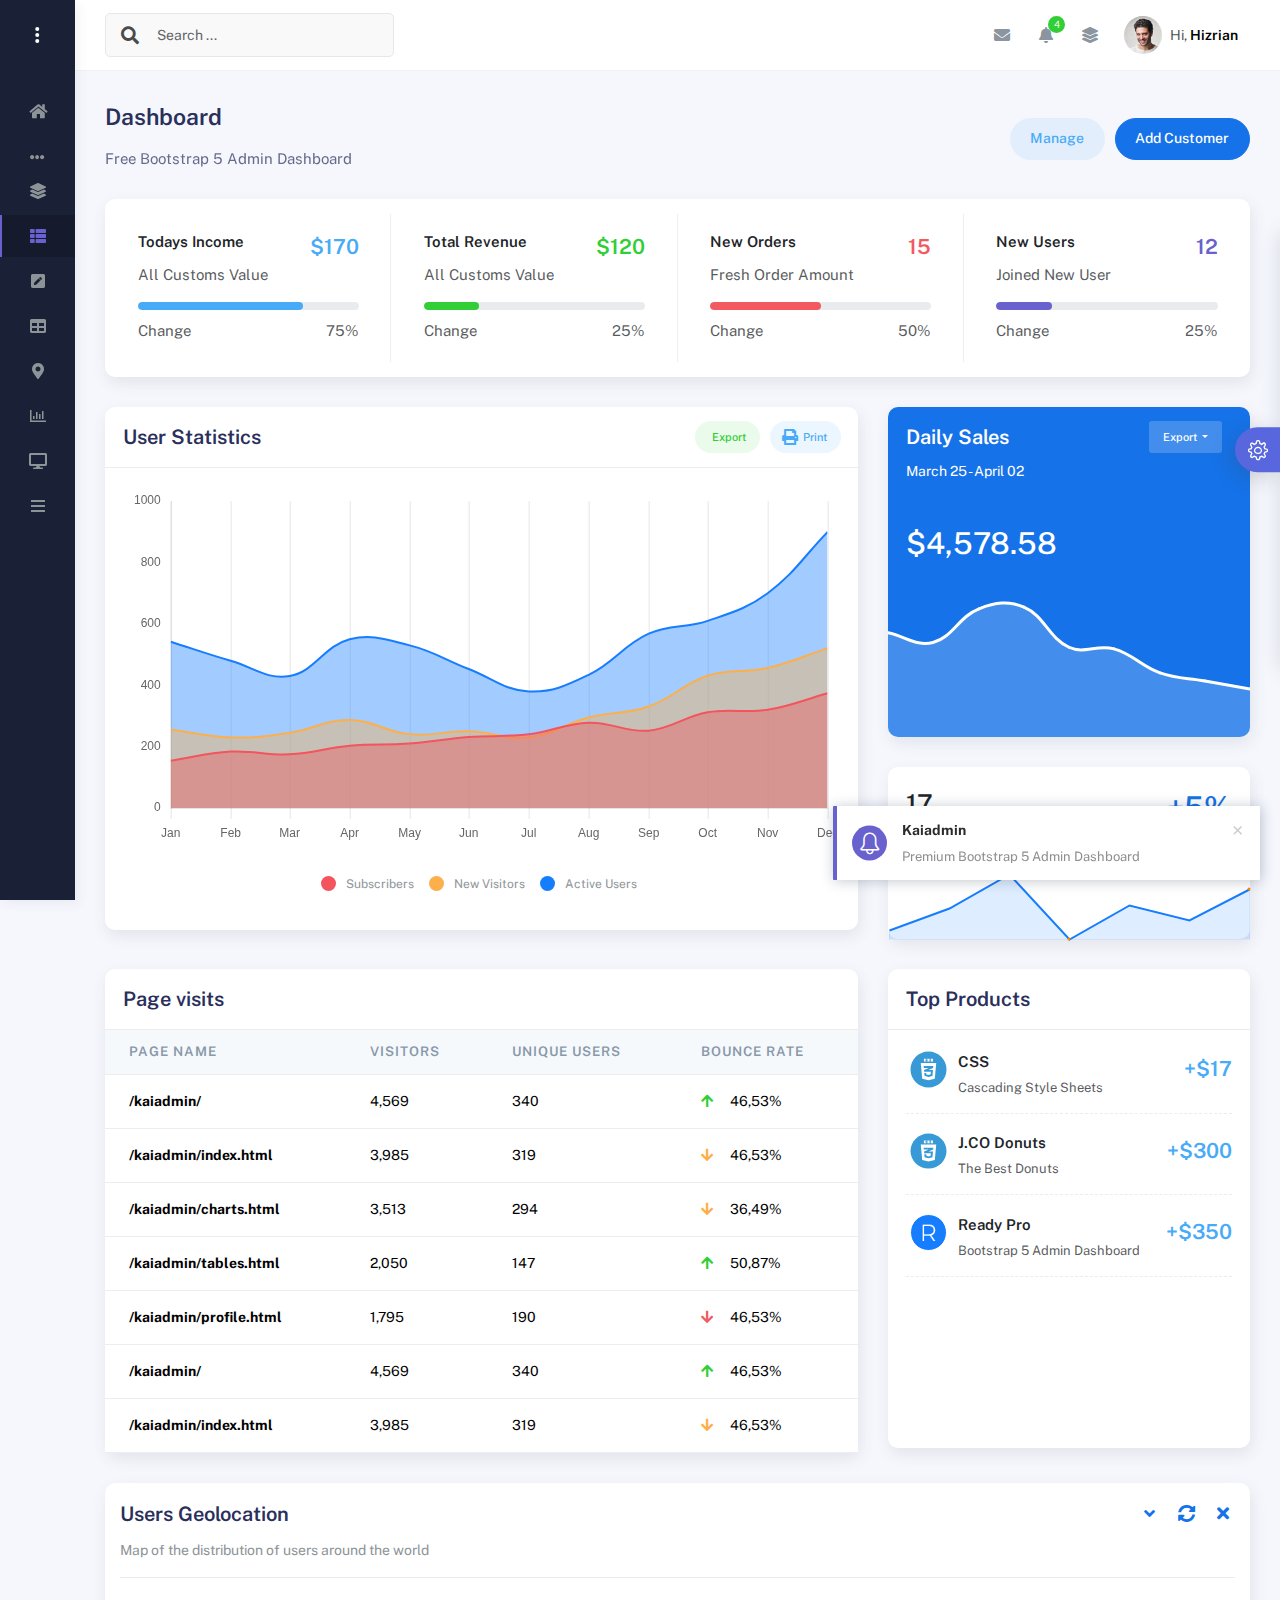
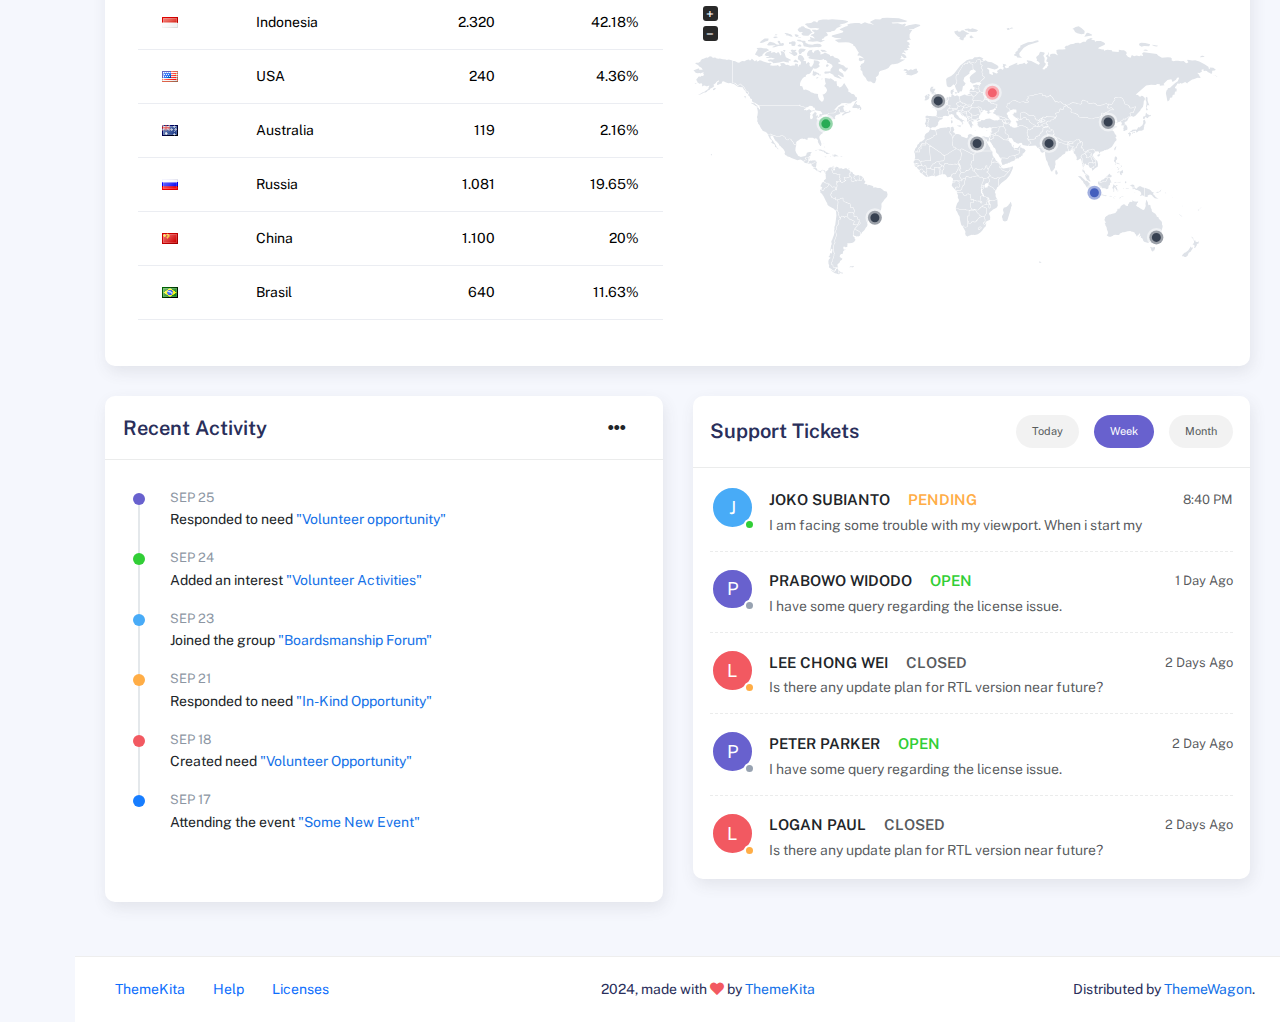
<file: kaiadmin-lite-1.0.0/icon-menu.html>
<!DOCTYPE html>
<html lang="en">
  <head>
    <meta http-equiv="X-UA-Compatible" content="IE=edge" />
    <title>Kaiadmin - Bootstrap 5 Admin Dashboard</title>
    <meta
      content="width=device-width, initial-scale=1.0, shrink-to-fit=no"
      name="viewport"
    />
    <link
      rel="icon"
      href="assets/img/kaiadmin/favicon.ico"
      type="image/x-icon"
    />

    <!-- Fonts and icons -->
    <script src="assets/js/plugin/webfont/webfont.min.js"></script>
    <script>
      WebFont.load({
        google: { families: ["Public Sans:300,400,500,600,700"] },
        custom: {
          families: [
            "Font Awesome 5 Solid",
            "Font Awesome 5 Regular",
            "Font Awesome 5 Brands",
            "simple-line-icons",
          ],
          urls: ["assets/css/fonts.min.css"],
        },
        active: function () {
          sessionStorage.fonts = true;
        },
      });
    </script>

    <!-- CSS Files -->
    <link rel="stylesheet" href="assets/css/bootstrap.min.css" />
    <link rel="stylesheet" href="assets/css/plugins.min.css" />
    <link rel="stylesheet" href="assets/css/kaiadmin.min.css" />

    <!-- CSS Just for demo purpose, don't include it in your project -->
    <link rel="stylesheet" href="assets/css/demo.css" />
  </head>
  <body>
    <div class="wrapper sidebar_minimize">
      <!-- Sidebar -->
      <div class="sidebar" data-background-color="dark">
        <div class="sidebar-logo">
          <!-- Logo Header -->
          <div class="logo-header" data-background-color="dark">
            <a href="index.html" class="logo">
              <img
                src="assets/img/kaiadmin/logo_light.svg"
                alt="navbar brand"
                class="navbar-brand"
                height="20"
              />
            </a>
            <div class="nav-toggle">
              <button class="btn btn-toggle toggle-sidebar">
                <i class="gg-menu-right"></i>
              </button>
              <button class="btn btn-toggle sidenav-toggler">
                <i class="gg-menu-left"></i>
              </button>
            </div>
          </div>
          <!-- End Logo Header -->
        </div>
        <div class="sidebar-wrapper scrollbar scrollbar-inner">
          <div class="sidebar-content">
            <ul class="nav nav-secondary">
              <li class="nav-item">
                <a
                  data-bs-toggle="collapse"
                  href="#dashboard"
                  class="collapsed"
                  aria-expanded="false"
                >
                  <i class="fas fa-home"></i>
                  <p>Dashboard</p>
                  <span class="caret"></span>
                </a>
                <div class="collapse" id="dashboard">
                  <ul class="nav nav-collapse">
                    <li>
                      <a href="../demo1/index.html">
                        <span class="sub-item">Dashboard 1</span>
                      </a>
                    </li>
                  </ul>
                </div>
              </li>
              <li class="nav-section">
                <span class="sidebar-mini-icon">
                  <i class="fa fa-ellipsis-h"></i>
                </span>
                <h4 class="text-section">Components</h4>
              </li>
              <li class="nav-item">
                <a data-bs-toggle="collapse" href="#base">
                  <i class="fas fa-layer-group"></i>
                  <p>Base</p>
                  <span class="caret"></span>
                </a>
                <div class="collapse" id="base">
                  <ul class="nav nav-collapse">
                    <li>
                      <a href="components/avatars.html">
                        <span class="sub-item">Avatars</span>
                      </a>
                    </li>
                    <li>
                      <a href="components/buttons.html">
                        <span class="sub-item">Buttons</span>
                      </a>
                    </li>
                    <li>
                      <a href="components/gridsystem.html">
                        <span class="sub-item">Grid System</span>
                      </a>
                    </li>
                    <li>
                      <a href="components/panels.html">
                        <span class="sub-item">Panels</span>
                      </a>
                    </li>
                    <li>
                      <a href="components/notifications.html">
                        <span class="sub-item">Notifications</span>
                      </a>
                    </li>
                    <li>
                      <a href="components/sweetalert.html">
                        <span class="sub-item">Sweet Alert</span>
                      </a>
                    </li>
                    <li>
                      <a href="components/font-awesome-icons.html">
                        <span class="sub-item">Font Awesome Icons</span>
                      </a>
                    </li>
                    <li>
                      <a href="components/simple-line-icons.html">
                        <span class="sub-item">Simple Line Icons</span>
                      </a>
                    </li>
                    <li>
                      <a href="components/typography.html">
                        <span class="sub-item">Typography</span>
                      </a>
                    </li>
                  </ul>
                </div>
              </li>
              <li class="nav-item active submenu">
                <a data-bs-toggle="collapse" href="#sidebarLayouts">
                  <i class="fas fa-th-list"></i>
                  <p>Sidebar Layouts</p>
                  <span class="caret"></span>
                </a>
                <div class="collapse show" id="sidebarLayouts">
                  <ul class="nav nav-collapse">
                    <li>
                      <a href="sidebar-style-2.html">
                        <span class="sub-item">Sidebar Style 2</span>
                      </a>
                    </li>
                    <li class="active">
                      <a href="icon-menu.html">
                        <span class="sub-item">Icon Menu</span>
                      </a>
                    </li>
                  </ul>
                </div>
              </li>
              <li class="nav-item">
                <a data-bs-toggle="collapse" href="#forms">
                  <i class="fas fa-pen-square"></i>
                  <p>Forms</p>
                  <span class="caret"></span>
                </a>
                <div class="collapse" id="forms">
                  <ul class="nav nav-collapse">
                    <li>
                      <a href="forms/forms.html">
                        <span class="sub-item">Basic Form</span>
                      </a>
                    </li>
                  </ul>
                </div>
              </li>
              <li class="nav-item">
                <a data-bs-toggle="collapse" href="#tables">
                  <i class="fas fa-table"></i>
                  <p>Tables</p>
                  <span class="caret"></span>
                </a>
                <div class="collapse" id="tables">
                  <ul class="nav nav-collapse">
                    <li>
                      <a href="tables/tables.html">
                        <span class="sub-item">Basic Table</span>
                      </a>
                    </li>
                    <li>
                      <a href="tables/datatables.html">
                        <span class="sub-item">Datatables</span>
                      </a>
                    </li>
                  </ul>
                </div>
              </li>
              <li class="nav-item">
                <a data-bs-toggle="collapse" href="#maps">
                  <i class="fas fa-map-marker-alt"></i>
                  <p>Maps</p>
                  <span class="caret"></span>
                </a>
                <div class="collapse" id="maps">
                  <ul class="nav nav-collapse">
                    <li>
                      <a href="maps/googlemaps.html">
                        <span class="sub-item">Google Maps</span>
                      </a>
                    </li>
                    <li>
                      <a href="maps/jsvectormap.html">
                        <span class="sub-item">Jsvectormap</span>
                      </a>
                    </li>
                  </ul>
                </div>
              </li>
              <li class="nav-item">
                <a data-bs-toggle="collapse" href="#charts">
                  <i class="far fa-chart-bar"></i>
                  <p>Charts</p>
                  <span class="caret"></span>
                </a>
                <div class="collapse" id="charts">
                  <ul class="nav nav-collapse">
                    <li>
                      <a href="charts/charts.html">
                        <span class="sub-item">Chart Js</span>
                      </a>
                    </li>
                    <li>
                      <a href="charts/sparkline.html">
                        <span class="sub-item">Sparkline</span>
                      </a>
                    </li>
                  </ul>
                </div>
              </li>
              <li class="nav-item">
                <a href="widgets.html">
                  <i class="fas fa-desktop"></i>
                  <p>Widgets</p>
                  <span class="badge badge-success">4</span>
                </a>
              </li>
              <li class="nav-item">
                <a data-bs-toggle="collapse" href="#submenu">
                  <i class="fas fa-bars"></i>
                  <p>Menu Levels</p>
                  <span class="caret"></span>
                </a>
                <div class="collapse" id="submenu">
                  <ul class="nav nav-collapse">
                    <li>
                      <a data-bs-toggle="collapse" href="#subnav1">
                        <span class="sub-item">Level 1</span>
                        <span class="caret"></span>
                      </a>
                      <div class="collapse" id="subnav1">
                        <ul class="nav nav-collapse subnav">
                          <li>
                            <a href="#">
                              <span class="sub-item">Level 2</span>
                            </a>
                          </li>
                          <li>
                            <a href="#">
                              <span class="sub-item">Level 2</span>
                            </a>
                          </li>
                        </ul>
                      </div>
                    </li>
                    <li>
                      <a data-bs-toggle="collapse" href="#subnav2">
                        <span class="sub-item">Level 1</span>
                        <span class="caret"></span>
                      </a>
                      <div class="collapse" id="subnav2">
                        <ul class="nav nav-collapse subnav">
                          <li>
                            <a href="#">
                              <span class="sub-item">Level 2</span>
                            </a>
                          </li>
                        </ul>
                      </div>
                    </li>
                    <li>
                      <a href="#">
                        <span class="sub-item">Level 1</span>
                      </a>
                    </li>
                  </ul>
                </div>
              </li>
            </ul>
          </div>
        </div>
      </div>
      <!-- End Sidebar -->

      <div class="main-panel">
        <div class="main-header">
          <div class="main-header-logo">
            <!-- Logo Header -->
            <div class="logo-header" data-background-color="dark">
              <a href="index.html" class="logo">
                <img
                  src="assets/img/kaiadmin/logo_light.svg"
                  alt="navbar brand"
                  class="navbar-brand"
                  height="20"
                />
              </a>
              <button
                class="navbar-toggler sidenav-toggler ms-auto"
                type="button"
                data-bs-toggle="collapse"
                data-bs-target="collapse"
                aria-expanded="false"
                aria-label="Toggle navigation"
              >
                <span class="navbar-toggler-icon">
                  <i class="gg-menu-left"></i>
                </span>
              </button>
              <button class="topbar-toggler more">
                <i class="gg-more-vertical-alt"></i>
              </button>
            </div>
            <!-- End Logo Header -->
          </div>
          <!-- Navbar Header -->
          <nav
            class="navbar navbar-header navbar-header-transparent navbar-expand-lg border-bottom"
          >
            <div class="container-fluid">
              <nav
                class="navbar navbar-header-left navbar-expand-lg navbar-form nav-search p-0 d-none d-lg-flex"
              >
                <div class="input-group">
                  <div class="input-group-prepend">
                    <button type="submit" class="btn btn-search pe-1">
                      <i class="fa fa-search search-icon"></i>
                    </button>
                  </div>
                  <input
                    type="text"
                    placeholder="Search ..."
                    class="form-control"
                  />
                </div>
              </nav>

              <ul class="navbar-nav topbar-nav ms-md-auto align-items-center">
                <li
                  class="nav-item topbar-icon dropdown hidden-caret d-flex d-lg-none"
                >
                  <a
                    class="nav-link dropdown-toggle"
                    data-bs-toggle="dropdown"
                    href="#"
                    role="button"
                    aria-expanded="false"
                    aria-haspopup="true"
                  >
                    <i class="fa fa-search"></i>
                  </a>
                  <ul class="dropdown-menu dropdown-search animated fadeIn">
                    <form class="navbar-left navbar-form nav-search">
                      <div class="input-group">
                        <input
                          type="text"
                          placeholder="Search ..."
                          class="form-control"
                        />
                      </div>
                    </form>
                  </ul>
                </li>
                <li class="nav-item topbar-icon dropdown hidden-caret">
                  <a
                    class="nav-link dropdown-toggle"
                    href="#"
                    id="messageDropdown"
                    role="button"
                    data-bs-toggle="dropdown"
                    aria-haspopup="true"
                    aria-expanded="false"
                  >
                    <i class="fa fa-envelope"></i>
                  </a>
                  <ul
                    class="dropdown-menu messages-notif-box animated fadeIn"
                    aria-labelledby="messageDropdown"
                  >
                    <li>
                      <div
                        class="dropdown-title d-flex justify-content-between align-items-center"
                      >
                        Messages
                        <a href="#" class="small">Mark all as read</a>
                      </div>
                    </li>
                    <li>
                      <div class="message-notif-scroll scrollbar-outer">
                        <div class="notif-center">
                          <a href="#">
                            <div class="notif-img">
                              <img
                                src="assets/img/jm_denis.jpg"
                                alt="Img Profile"
                              />
                            </div>
                            <div class="notif-content">
                              <span class="subject">Jimmy Denis</span>
                              <span class="block"> How are you ? </span>
                              <span class="time">5 minutes ago</span>
                            </div>
                          </a>
                          <a href="#">
                            <div class="notif-img">
                              <img
                                src="assets/img/chadengle.jpg"
                                alt="Img Profile"
                              />
                            </div>
                            <div class="notif-content">
                              <span class="subject">Chad</span>
                              <span class="block"> Ok, Thanks ! </span>
                              <span class="time">12 minutes ago</span>
                            </div>
                          </a>
                          <a href="#">
                            <div class="notif-img">
                              <img
                                src="assets/img/mlane.jpg"
                                alt="Img Profile"
                              />
                            </div>
                            <div class="notif-content">
                              <span class="subject">Jhon Doe</span>
                              <span class="block">
                                Ready for the meeting today...
                              </span>
                              <span class="time">12 minutes ago</span>
                            </div>
                          </a>
                          <a href="#">
                            <div class="notif-img">
                              <img
                                src="assets/img/talha.jpg"
                                alt="Img Profile"
                              />
                            </div>
                            <div class="notif-content">
                              <span class="subject">Talha</span>
                              <span class="block"> Hi, Apa Kabar ? </span>
                              <span class="time">17 minutes ago</span>
                            </div>
                          </a>
                        </div>
                      </div>
                    </li>
                    <li>
                      <a class="see-all" href="javascript:void(0);"
                        >See all messages<i class="fa fa-angle-right"></i>
                      </a>
                    </li>
                  </ul>
                </li>
                <li class="nav-item topbar-icon dropdown hidden-caret">
                  <a
                    class="nav-link dropdown-toggle"
                    href="#"
                    id="notifDropdown"
                    role="button"
                    data-bs-toggle="dropdown"
                    aria-haspopup="true"
                    aria-expanded="false"
                  >
                    <i class="fa fa-bell"></i>
                    <span class="notification">4</span>
                  </a>
                  <ul
                    class="dropdown-menu notif-box animated fadeIn"
                    aria-labelledby="notifDropdown"
                  >
                    <li>
                      <div class="dropdown-title">
                        You have 4 new notification
                      </div>
                    </li>
                    <li>
                      <div class="notif-scroll scrollbar-outer">
                        <div class="notif-center">
                          <a href="#">
                            <div class="notif-icon notif-primary">
                              <i class="fa fa-user-plus"></i>
                            </div>
                            <div class="notif-content">
                              <span class="block"> New user registered </span>
                              <span class="time">5 minutes ago</span>
                            </div>
                          </a>
                          <a href="#">
                            <div class="notif-icon notif-success">
                              <i class="fa fa-comment"></i>
                            </div>
                            <div class="notif-content">
                              <span class="block">
                                Rahmad commented on Admin
                              </span>
                              <span class="time">12 minutes ago</span>
                            </div>
                          </a>
                          <a href="#">
                            <div class="notif-img">
                              <img
                                src="assets/img/profile2.jpg"
                                alt="Img Profile"
                              />
                            </div>
                            <div class="notif-content">
                              <span class="block">
                                Reza send messages to you
                              </span>
                              <span class="time">12 minutes ago</span>
                            </div>
                          </a>
                          <a href="#">
                            <div class="notif-icon notif-danger">
                              <i class="fa fa-heart"></i>
                            </div>
                            <div class="notif-content">
                              <span class="block"> Farrah liked Admin </span>
                              <span class="time">17 minutes ago</span>
                            </div>
                          </a>
                        </div>
                      </div>
                    </li>
                    <li>
                      <a class="see-all" href="javascript:void(0);"
                        >See all notifications<i class="fa fa-angle-right"></i>
                      </a>
                    </li>
                  </ul>
                </li>
                <li class="nav-item topbar-icon dropdown hidden-caret">
                  <a
                    class="nav-link"
                    data-bs-toggle="dropdown"
                    href="#"
                    aria-expanded="false"
                  >
                    <i class="fas fa-layer-group"></i>
                  </a>
                  <div class="dropdown-menu quick-actions animated fadeIn">
                    <div class="quick-actions-header">
                      <span class="title mb-1">Quick Actions</span>
                      <span class="subtitle op-7">Shortcuts</span>
                    </div>
                    <div class="quick-actions-scroll scrollbar-outer">
                      <div class="quick-actions-items">
                        <div class="row m-0">
                          <a class="col-6 col-md-4 p-0" href="#">
                            <div class="quick-actions-item">
                              <div class="avatar-item bg-danger rounded-circle">
                                <i class="far fa-calendar-alt"></i>
                              </div>
                              <span class="text">Calendar</span>
                            </div>
                          </a>
                          <a class="col-6 col-md-4 p-0" href="#">
                            <div class="quick-actions-item">
                              <div
                                class="avatar-item bg-warning rounded-circle"
                              >
                                <i class="fas fa-map"></i>
                              </div>
                              <span class="text">Maps</span>
                            </div>
                          </a>
                          <a class="col-6 col-md-4 p-0" href="#">
                            <div class="quick-actions-item">
                              <div class="avatar-item bg-info rounded-circle">
                                <i class="fas fa-file-excel"></i>
                              </div>
                              <span class="text">Reports</span>
                            </div>
                          </a>
                          <a class="col-6 col-md-4 p-0" href="#">
                            <div class="quick-actions-item">
                              <div
                                class="avatar-item bg-success rounded-circle"
                              >
                                <i class="fas fa-envelope"></i>
                              </div>
                              <span class="text">Emails</span>
                            </div>
                          </a>
                          <a class="col-6 col-md-4 p-0" href="#">
                            <div class="quick-actions-item">
                              <div
                                class="avatar-item bg-primary rounded-circle"
                              >
                                <i class="fas fa-file-invoice-dollar"></i>
                              </div>
                              <span class="text">Invoice</span>
                            </div>
                          </a>
                          <a class="col-6 col-md-4 p-0" href="#">
                            <div class="quick-actions-item">
                              <div
                                class="avatar-item bg-secondary rounded-circle"
                              >
                                <i class="fas fa-credit-card"></i>
                              </div>
                              <span class="text">Payments</span>
                            </div>
                          </a>
                        </div>
                      </div>
                    </div>
                  </div>
                </li>

                <li class="nav-item topbar-user dropdown hidden-caret">
                  <a
                    class="dropdown-toggle profile-pic"
                    data-bs-toggle="dropdown"
                    href="#"
                    aria-expanded="false"
                  >
                    <div class="avatar-sm">
                      <img
                        src="assets/img/profile.jpg"
                        alt="..."
                        class="avatar-img rounded-circle"
                      />
                    </div>
                    <span class="profile-username">
                      <span class="op-7">Hi,</span>
                      <span class="fw-bold">Hizrian</span>
                    </span>
                  </a>
                  <ul class="dropdown-menu dropdown-user animated fadeIn">
                    <div class="dropdown-user-scroll scrollbar-outer">
                      <li>
                        <div class="user-box">
                          <div class="avatar-lg">
                            <img
                              src="assets/img/profile.jpg"
                              alt="image profile"
                              class="avatar-img rounded"
                            />
                          </div>
                          <div class="u-text">
                            <h4>Hizrian</h4>
                            <p class="text-muted">hello@example.com</p>
                            <a
                              href="profile.html"
                              class="btn btn-xs btn-secondary btn-sm"
                              >View Profile</a
                            >
                          </div>
                        </div>
                      </li>
                      <li>
                        <div class="dropdown-divider"></div>
                        <a class="dropdown-item" href="#">My Profile</a>
                        <a class="dropdown-item" href="#">My Balance</a>
                        <a class="dropdown-item" href="#">Inbox</a>
                        <div class="dropdown-divider"></div>
                        <a class="dropdown-item" href="#">Account Setting</a>
                        <div class="dropdown-divider"></div>
                        <a class="dropdown-item" href="#">Logout</a>
                      </li>
                    </div>
                  </ul>
                </li>
              </ul>
            </div>
          </nav>
          <!-- End Navbar -->
        </div>

        <div class="container">
          <div class="page-inner">
            <div
              class="d-flex align-items-left align-items-md-center flex-column flex-md-row pt-2 pb-4"
            >
              <div>
                <h3 class="fw-bold mb-3">Dashboard</h3>
                <h6 class="op-7 mb-2">Free Bootstrap 5 Admin Dashboard</h6>
              </div>
              <div class="ms-md-auto py-2 py-md-0">
                <a href="#" class="btn btn-label-info btn-round me-2">Manage</a>
                <a href="#" class="btn btn-primary btn-round">Add Customer</a>
              </div>
            </div>
            <div class="row row-card-no-pd">
              <div class="col-12 col-sm-6 col-md-6 col-xl-3">
                <div class="card">
                  <div class="card-body">
                    <div class="d-flex justify-content-between">
                      <div>
                        <h6><b>Todays Income</b></h6>
                        <p class="text-muted">All Customs Value</p>
                      </div>
                      <h4 class="text-info fw-bold">$170</h4>
                    </div>
                    <div class="progress progress-sm">
                      <div
                        class="progress-bar bg-info w-75"
                        role="progressbar"
                        aria-valuenow="75"
                        aria-valuemin="0"
                        aria-valuemax="100"
                      ></div>
                    </div>
                    <div class="d-flex justify-content-between mt-2">
                      <p class="text-muted mb-0">Change</p>
                      <p class="text-muted mb-0">75%</p>
                    </div>
                  </div>
                </div>
              </div>
              <div class="col-12 col-sm-6 col-md-6 col-xl-3">
                <div class="card">
                  <div class="card-body">
                    <div class="d-flex justify-content-between">
                      <div>
                        <h6><b>Total Revenue</b></h6>
                        <p class="text-muted">All Customs Value</p>
                      </div>
                      <h4 class="text-success fw-bold">$120</h4>
                    </div>
                    <div class="progress progress-sm">
                      <div
                        class="progress-bar bg-success w-25"
                        role="progressbar"
                        aria-valuenow="25"
                        aria-valuemin="0"
                        aria-valuemax="100"
                      ></div>
                    </div>
                    <div class="d-flex justify-content-between mt-2">
                      <p class="text-muted mb-0">Change</p>
                      <p class="text-muted mb-0">25%</p>
                    </div>
                  </div>
                </div>
              </div>
              <div class="col-12 col-sm-6 col-md-6 col-xl-3">
                <div class="card">
                  <div class="card-body">
                    <div class="d-flex justify-content-between">
                      <div>
                        <h6><b>New Orders</b></h6>
                        <p class="text-muted">Fresh Order Amount</p>
                      </div>
                      <h4 class="text-danger fw-bold">15</h4>
                    </div>
                    <div class="progress progress-sm">
                      <div
                        class="progress-bar bg-danger w-50"
                        role="progressbar"
                        aria-valuenow="50"
                        aria-valuemin="0"
                        aria-valuemax="100"
                      ></div>
                    </div>
                    <div class="d-flex justify-content-between mt-2">
                      <p class="text-muted mb-0">Change</p>
                      <p class="text-muted mb-0">50%</p>
                    </div>
                  </div>
                </div>
              </div>
              <div class="col-12 col-sm-6 col-md-6 col-xl-3">
                <div class="card">
                  <div class="card-body">
                    <div class="d-flex justify-content-between">
                      <div>
                        <h6><b>New Users</b></h6>
                        <p class="text-muted">Joined New User</p>
                      </div>
                      <h4 class="text-secondary fw-bold">12</h4>
                    </div>
                    <div class="progress progress-sm">
                      <div
                        class="progress-bar bg-secondary w-25"
                        role="progressbar"
                        aria-valuenow="25"
                        aria-valuemin="0"
                        aria-valuemax="100"
                      ></div>
                    </div>
                    <div class="d-flex justify-content-between mt-2">
                      <p class="text-muted mb-0">Change</p>
                      <p class="text-muted mb-0">25%</p>
                    </div>
                  </div>
                </div>
              </div>
            </div>
            <div class="row">
              <div class="col-md-8">
                <div class="card">
                  <div class="card-header">
                    <div class="card-head-row">
                      <div class="card-title">User Statistics</div>
                      <div class="card-tools">
                        <a
                          href="#"
                          class="btn btn-label-success btn-round btn-sm me-2"
                        >
                          <span class="btn-label">
                            <i class="fa fa-pencil"></i>
                          </span>
                          Export
                        </a>
                        <a href="#" class="btn btn-label-info btn-round btn-sm">
                          <span class="btn-label">
                            <i class="fa fa-print"></i>
                          </span>
                          Print
                        </a>
                      </div>
                    </div>
                  </div>
                  <div class="card-body">
                    <div class="chart-container" style="min-height: 375px">
                      <canvas id="statisticsChart"></canvas>
                    </div>
                    <div id="myChartLegend"></div>
                  </div>
                </div>
              </div>
              <div class="col-md-4">
                <div class="card card-primary">
                  <div class="card-header">
                    <div class="card-head-row">
                      <div class="card-title">Daily Sales</div>
                      <div class="card-tools">
                        <div class="dropdown">
                          <button
                            class="btn btn-sm btn-label-light dropdown-toggle"
                            type="button"
                            id="dropdownMenuButton"
                            data-bs-toggle="dropdown"
                            aria-haspopup="true"
                            aria-expanded="false"
                          >
                            Export
                          </button>
                          <div
                            class="dropdown-menu"
                            aria-labelledby="dropdownMenuButton"
                          >
                            <a class="dropdown-item" href="#">Action</a>
                            <a class="dropdown-item" href="#">Another action</a>
                            <a class="dropdown-item" href="#"
                              >Something else here</a
                            >
                          </div>
                        </div>
                      </div>
                    </div>
                    <div class="card-category">March 25 - April 02</div>
                  </div>
                  <div class="card-body pb-0">
                    <div class="mb-4 mt-2">
                      <h1>$4,578.58</h1>
                    </div>
                    <div class="pull-in">
                      <canvas id="dailySalesChart"></canvas>
                    </div>
                  </div>
                </div>
                <div class="card">
                  <div class="card-body pb-0">
                    <div class="h1 fw-bold float-end text-primary">+5%</div>
                    <h2 class="mb-2">17</h2>
                    <p class="text-muted">Users online</p>
                    <div class="pull-in sparkline-fix">
                      <div id="lineChart"></div>
                    </div>
                  </div>
                </div>
              </div>
            </div>
            <!-- <div class="row">
						<div class="col-md-4">
							<div class="card">
								<div class="card-body pb-0">
									<div class="h1 fw-bold float-end text-primary">+5%</div>
									<h2 class="mb-2">17</h2>
									<p class="text-muted">Users online</p>
									<div class="pull-in sparkline-fix">
										<div id="lineChart"></div>
									</div>
								</div>
							</div>
						</div>
						<div class="col-md-4">
							<div class="card">
								<div class="card-body pb-0">
									<div class="h1 fw-bold float-end text-danger">-3%</div>
									<h2 class="mb-2">27</h2>
									<p class="text-muted">New Users</p>
									<div class="pull-in sparkline-fix">
										<div id="lineChart2"></div>
									</div>
								</div>
							</div>
						</div>
						<div class="col-md-4">
							<div class="card">
								<div class="card-body pb-0">
									<div class="h1 fw-bold float-end text-warning">+7%</div>
									<h2 class="mb-2">213</h2>
									<p class="text-muted">Transactions</p>
									<div class="pull-in sparkline-fix">
										<div id="lineChart3"></div>
									</div>
								</div>
							</div>
						</div>
					</div> -->
            <!-- <div class="row">
						<div class="col-md-4">
							<div class="card">
								<div class="card-header">
									<div class="card-title">Top Products</div>
								</div>
								<div class="card-body pb-0">
									<div class="d-flex">
										<div class="avatar">
											<img src="assets/img/logoproduct.svg" alt="..." class="avatar-img rounded-circle">
										</div>
										<div class="flex-1 pt-1 ms-2">
											<h6 class="fw-bold mb-1">CSS</h6>
											<small class="text-muted">Cascading Style Sheets</small>
										</div>
										<div class="d-flex ms-auto align-items-center">
											<h4 class="text-info fw-bold">+$17</h4>
										</div>
									</div>
									<div class="separator-dashed"></div>
									<div class="d-flex">
										<div class="avatar">
											<img src="assets/img/logoproduct.svg" alt="..." class="avatar-img rounded-circle">
										</div>
										<div class="flex-1 pt-1 ms-2">
											<h6 class="fw-bold mb-1">J.CO Donuts</h6>
											<small class="text-muted">The Best Donuts</small>
										</div>
										<div class="d-flex ms-auto align-items-center">
											<h4 class="text-info fw-bold">+$300</h4>
										</div>
									</div>
									<div class="separator-dashed"></div>
									<div class="d-flex">
										<div class="avatar">
											<img src="assets/img/logoproduct3.svg" alt="..." class="avatar-img rounded-circle">
										</div>
										<div class="flex-1 pt-1 ms-2">
											<h6 class="fw-bold mb-1">Ready Pro</h6>
											<small class="text-muted">Bootstrap 5 Admin Dashboard</small>
										</div>
										<div class="d-flex ms-auto align-items-center">
											<h4 class="text-info fw-bold">+$350</h4>
										</div>
									</div>
									<div class="separator-dashed"></div>
									<div class="pull-in">
										<canvas id="topProductsChart"></canvas>
									</div>
								</div>
							</div>
						</div>
						<div class="col-md-4">
							<div class="card">
								<div class="card-body">
									<div class="card-title fw-mediumbold">Suggested People</div>
									<div class="card-list">
										<div class="item-list">
											<div class="avatar">
												<img src="assets/img/jm_denis.jpg" alt="..." class="avatar-img rounded-circle">
											</div>
											<div class="info-user ms-3">
												<div class="username">Jimmy Denis</div>
												<div class="status">Graphic Designer</div>
											</div>
											<button class="btn btn-icon btn-primary btn-round btn-xs">
												<i class="fa fa-plus"></i>
											</button>
										</div>
										<div class="item-list">
											<div class="avatar">
												<img src="assets/img/chadengle.jpg" alt="..." class="avatar-img rounded-circle">
											</div>
											<div class="info-user ms-3">
												<div class="username">Chad</div>
												<div class="status">CEO Zeleaf</div>
											</div>
											<button class="btn btn-icon btn-primary btn-round btn-xs">
												<i class="fa fa-plus"></i>
											</button>
										</div>
										<div class="item-list">
											<div class="avatar">
												<img src="assets/img/talha.jpg" alt="..." class="avatar-img rounded-circle">
											</div>
											<div class="info-user ms-3">
												<div class="username">Talha</div>
												<div class="status">Front End Designer</div>
											</div>
											<button class="btn btn-icon btn-primary btn-round btn-xs">
												<i class="fa fa-plus"></i>
											</button>
										</div>
										<div class="item-list">
											<div class="avatar">
												<img src="assets/img/mlane.jpg" alt="..." class="avatar-img rounded-circle">
											</div>
											<div class="info-user ms-3">
												<div class="username">John Doe</div>
												<div class="status">Back End Developer</div>
											</div>
											<button class="btn btn-icon btn-primary btn-round btn-xs">
												<i class="fa fa-plus"></i>
											</button>
										</div>
										<div class="item-list">
											<div class="avatar">
												<img src="assets/img/talha.jpg" alt="..." class="avatar-img rounded-circle">
											</div>
											<div class="info-user ms-3">
												<div class="username">Talha</div>
												<div class="status">Front End Designer</div>
											</div>
											<button class="btn btn-icon btn-primary btn-round btn-xs">
												<i class="fa fa-plus"></i>
											</button>
										</div>
										<div class="item-list">
											<div class="avatar">
												<img src="assets/img/jm_denis.jpg" alt="..." class="avatar-img rounded-circle">
											</div>
											<div class="info-user ms-3">
												<div class="username">Jimmy Denis</div>
												<div class="status">Graphic Designer</div>
											</div>
											<button class="btn btn-icon btn-primary btn-round btn-xs">
												<i class="fa fa-plus"></i>
											</button>
										</div>
									</div>
								</div>
							</div>
						</div>
						<div class="col-md-4">
							<div class="card card-primary bg-primary-gradient">
								<div class="card-body">
									<h5 class="mt-3 b-b1 pb-2 mb-4 fw-bold">Active user right now</h5>
									<h1 class="mb-4 fw-bold">17</h1>
									<h5 class="mt-3 b-b1 pb-2 mb-5 fw-bold">Page view per minutes</h5>
									<div id="activeUsersChart"></div>
									<h5 class="mt-5 pb-3 mb-0 fw-bold">Top active pages</h5>
									<ul class="list-unstyled">
										<li class="d-flex justify-content-between pb-1 pt-1"><small>/product/readypro/index.html</small> <span>7</span></li>
										<li class="d-flex justify-content-between pb-1 pt-1"><small>/product/kaiadmin/demo.html</small> <span>10</span></li>
									</ul>
								</div>
							</div>
						</div>
					</div> -->
            <div class="row">
              <div class="col-md-8">
                <div class="card">
                  <div class="card-header">
                    <div class="card-title">Page visits</div>
                  </div>
                  <div class="card-body p-0">
                    <div class="table-responsive">
                      <!-- Projects table -->
                      <table class="table align-items-center mb-0">
                        <thead class="thead-light">
                          <tr>
                            <th scope="col">Page name</th>
                            <th scope="col">Visitors</th>
                            <th scope="col">Unique users</th>
                            <th scope="col">Bounce rate</th>
                          </tr>
                        </thead>
                        <tbody>
                          <tr>
                            <th scope="row">/kaiadmin/</th>
                            <td>4,569</td>
                            <td>340</td>
                            <td>
                              <i class="fas fa-arrow-up text-success me-3"></i>
                              46,53%
                            </td>
                          </tr>
                          <tr>
                            <th scope="row">/kaiadmin/index.html</th>
                            <td>3,985</td>
                            <td>319</td>
                            <td>
                              <i
                                class="fas fa-arrow-down text-warning me-3"
                              ></i>
                              46,53%
                            </td>
                          </tr>
                          <tr>
                            <th scope="row">/kaiadmin/charts.html</th>
                            <td>3,513</td>
                            <td>294</td>
                            <td>
                              <i
                                class="fas fa-arrow-down text-warning me-3"
                              ></i>
                              36,49%
                            </td>
                          </tr>
                          <tr>
                            <th scope="row">/kaiadmin/tables.html</th>
                            <td>2,050</td>
                            <td>147</td>
                            <td>
                              <i class="fas fa-arrow-up text-success me-3"></i>
                              50,87%
                            </td>
                          </tr>
                          <tr>
                            <th scope="row">/kaiadmin/profile.html</th>
                            <td>1,795</td>
                            <td>190</td>
                            <td>
                              <i class="fas fa-arrow-down text-danger me-3"></i>
                              46,53%
                            </td>
                          </tr>
                          <tr>
                            <th scope="row">/kaiadmin/</th>
                            <td>4,569</td>
                            <td>340</td>
                            <td>
                              <i class="fas fa-arrow-up text-success me-3"></i>
                              46,53%
                            </td>
                          </tr>
                          <tr>
                            <th scope="row">/kaiadmin/index.html</th>
                            <td>3,985</td>
                            <td>319</td>
                            <td>
                              <i
                                class="fas fa-arrow-down text-warning me-3"
                              ></i>
                              46,53%
                            </td>
                          </tr>
                        </tbody>
                      </table>
                    </div>
                  </div>
                </div>
              </div>
              <div class="col-md-4">
                <div class="card">
                  <div class="card-header">
                    <div class="card-title">Top Products</div>
                  </div>
                  <div class="card-body pb-0">
                    <div class="d-flex">
                      <div class="avatar">
                        <img
                          src="assets/img/logoproduct.svg"
                          alt="..."
                          class="avatar-img rounded-circle"
                        />
                      </div>
                      <div class="flex-1 pt-1 ms-2">
                        <h6 class="fw-bold mb-1">CSS</h6>
                        <small class="text-muted">Cascading Style Sheets</small>
                      </div>
                      <div class="d-flex ms-auto align-items-center">
                        <h4 class="text-info fw-bold">+$17</h4>
                      </div>
                    </div>
                    <div class="separator-dashed"></div>
                    <div class="d-flex">
                      <div class="avatar">
                        <img
                          src="assets/img/logoproduct.svg"
                          alt="..."
                          class="avatar-img rounded-circle"
                        />
                      </div>
                      <div class="flex-1 pt-1 ms-2">
                        <h6 class="fw-bold mb-1">J.CO Donuts</h6>
                        <small class="text-muted">The Best Donuts</small>
                      </div>
                      <div class="d-flex ms-auto align-items-center">
                        <h4 class="text-info fw-bold">+$300</h4>
                      </div>
                    </div>
                    <div class="separator-dashed"></div>
                    <div class="d-flex">
                      <div class="avatar">
                        <img
                          src="assets/img/logoproduct3.svg"
                          alt="..."
                          class="avatar-img rounded-circle"
                        />
                      </div>
                      <div class="flex-1 pt-1 ms-2">
                        <h6 class="fw-bold mb-1">Ready Pro</h6>
                        <small class="text-muted"
                          >Bootstrap 5 Admin Dashboard</small
                        >
                      </div>
                      <div class="d-flex ms-auto align-items-center">
                        <h4 class="text-info fw-bold">+$350</h4>
                      </div>
                    </div>
                    <div class="separator-dashed"></div>
                    <div class="pull-in">
                      <canvas id="topProductsChart"></canvas>
                    </div>
                  </div>
                </div>
              </div>
            </div>
            <div class="row row-card-no-pd">
              <div class="col-md-12">
                <div class="card">
                  <div class="card-header">
                    <div class="card-head-row card-tools-still-right">
                      <h4 class="card-title">Users Geolocation</h4>
                      <div class="card-tools">
                        <button
                          class="btn btn-icon btn-link btn-primary btn-xs"
                        >
                          <span class="fa fa-angle-down"></span>
                        </button>
                        <button
                          class="btn btn-icon btn-link btn-primary btn-xs btn-refresh-card"
                        >
                          <span class="fa fa-sync-alt"></span>
                        </button>
                        <button
                          class="btn btn-icon btn-link btn-primary btn-xs"
                        >
                          <span class="fa fa-times"></span>
                        </button>
                      </div>
                    </div>
                    <p class="card-category">
                      Map of the distribution of users around the world
                    </p>
                  </div>
                  <div class="card-body">
                    <div class="row">
                      <div class="col-md-6">
                        <div class="table-responsive table-hover table-sales">
                          <table class="table">
                            <tbody>
                              <tr>
                                <td>
                                  <div class="flag">
                                    <img
                                      src="assets/img/flags/id.png"
                                      alt="indonesia"
                                    />
                                  </div>
                                </td>
                                <td>Indonesia</td>
                                <td class="text-end">2.320</td>
                                <td class="text-end">42.18%</td>
                              </tr>
                              <tr>
                                <td>
                                  <div class="flag">
                                    <img
                                      src="assets/img/flags/us.png"
                                      alt="united states"
                                    />
                                  </div>
                                </td>
                                <td>USA</td>
                                <td class="text-end">240</td>
                                <td class="text-end">4.36%</td>
                              </tr>
                              <tr>
                                <td>
                                  <div class="flag">
                                    <img
                                      src="assets/img/flags/au.png"
                                      alt="australia"
                                    />
                                  </div>
                                </td>
                                <td>Australia</td>
                                <td class="text-end">119</td>
                                <td class="text-end">2.16%</td>
                              </tr>
                              <tr>
                                <td>
                                  <div class="flag">
                                    <img
                                      src="assets/img/flags/ru.png"
                                      alt="russia"
                                    />
                                  </div>
                                </td>
                                <td>Russia</td>
                                <td class="text-end">1.081</td>
                                <td class="text-end">19.65%</td>
                              </tr>
                              <tr>
                                <td>
                                  <div class="flag">
                                    <img
                                      src="assets/img/flags/cn.png"
                                      alt="china"
                                    />
                                  </div>
                                </td>
                                <td>China</td>
                                <td class="text-end">1.100</td>
                                <td class="text-end">20%</td>
                              </tr>
                              <tr>
                                <td>
                                  <div class="flag">
                                    <img
                                      src="assets/img/flags/br.png"
                                      alt="brazil"
                                    />
                                  </div>
                                </td>
                                <td>Brasil</td>
                                <td class="text-end">640</td>
                                <td class="text-end">11.63%</td>
                              </tr>
                            </tbody>
                          </table>
                        </div>
                      </div>
                      <div class="col-md-6">
                        <div class="mapcontainer">
                          <div
                            id="world-map"
                            class="w-100"
                            style="height: 300px"
                          ></div>
                        </div>
                      </div>
                    </div>
                  </div>
                </div>
              </div>
            </div>
            <div class="row">
              <div class="col-md-6">
                <div class="card">
                  <div class="card-header">
                    <div class="card-head-row card-tools-still-right">
                      <div class="card-title">Recent Activity</div>
                      <div class="card-tools">
                        <div class="dropdown">
                          <button
                            class="btn btn-icon btn-clean"
                            type="button"
                            id="dropdownMenuButton"
                            data-bs-toggle="dropdown"
                            aria-haspopup="true"
                            aria-expanded="false"
                          >
                            <i class="fas fa-ellipsis-h"></i>
                          </button>
                          <div
                            class="dropdown-menu"
                            aria-labelledby="dropdownMenuButton"
                          >
                            <a class="dropdown-item" href="#">Action</a>
                            <a class="dropdown-item" href="#">Another action</a>
                            <a class="dropdown-item" href="#"
                              >Something else here</a
                            >
                          </div>
                        </div>
                      </div>
                    </div>
                  </div>
                  <div class="card-body">
                    <ol class="activity-feed">
                      <li class="feed-item feed-item-secondary">
                        <time class="date" datetime="9-25">Sep 25</time>
                        <span class="text"
                          >Responded to need
                          <a href="#">"Volunteer opportunity"</a></span
                        >
                      </li>
                      <li class="feed-item feed-item-success">
                        <time class="date" datetime="9-24">Sep 24</time>
                        <span class="text"
                          >Added an interest
                          <a href="#">"Volunteer Activities"</a></span
                        >
                      </li>
                      <li class="feed-item feed-item-info">
                        <time class="date" datetime="9-23">Sep 23</time>
                        <span class="text"
                          >Joined the group
                          <a href="single-group.php"
                            >"Boardsmanship Forum"</a
                          ></span
                        >
                      </li>
                      <li class="feed-item feed-item-warning">
                        <time class="date" datetime="9-21">Sep 21</time>
                        <span class="text"
                          >Responded to need
                          <a href="#">"In-Kind Opportunity"</a></span
                        >
                      </li>
                      <li class="feed-item feed-item-danger">
                        <time class="date" datetime="9-18">Sep 18</time>
                        <span class="text"
                          >Created need
                          <a href="#">"Volunteer Opportunity"</a></span
                        >
                      </li>
                      <li class="feed-item">
                        <time class="date" datetime="9-17">Sep 17</time>
                        <span class="text"
                          >Attending the event
                          <a href="single-event.php">"Some New Event"</a></span
                        >
                      </li>
                    </ol>
                  </div>
                </div>
              </div>
              <div class="col-md-6">
                <div class="card">
                  <div class="card-header">
                    <div class="card-head-row">
                      <div class="card-title">Support Tickets</div>
                      <div class="card-tools">
                        <ul
                          class="nav nav-pills nav-secondary nav-pills-no-bd nav-sm"
                          id="pills-tab"
                          role="tablist"
                        >
                          <li class="nav-item">
                            <a
                              class="nav-link"
                              id="pills-today"
                              data-bs-toggle="pill"
                              href="#pills-today"
                              role="tab"
                              aria-selected="true"
                              >Today</a
                            >
                          </li>
                          <li class="nav-item">
                            <a
                              class="nav-link active"
                              id="pills-week"
                              data-bs-toggle="pill"
                              href="#pills-week"
                              role="tab"
                              aria-selected="false"
                              >Week</a
                            >
                          </li>
                          <li class="nav-item">
                            <a
                              class="nav-link"
                              id="pills-month"
                              data-bs-toggle="pill"
                              href="#pills-month"
                              role="tab"
                              aria-selected="false"
                              >Month</a
                            >
                          </li>
                        </ul>
                      </div>
                    </div>
                  </div>
                  <div class="card-body">
                    <div class="d-flex">
                      <div class="avatar avatar-online">
                        <span
                          class="avatar-title rounded-circle border border-white bg-info"
                          >J</span
                        >
                      </div>
                      <div class="flex-1 ms-3 pt-1">
                        <h6 class="text-uppercase fw-bold mb-1">
                          Joko Subianto
                          <span class="text-warning ps-3">pending</span>
                        </h6>
                        <span class="text-muted"
                          >I am facing some trouble with my viewport. When i
                          start my</span
                        >
                      </div>
                      <div class="float-end pt-1">
                        <small class="text-muted">8:40 PM</small>
                      </div>
                    </div>
                    <div class="separator-dashed"></div>
                    <div class="d-flex">
                      <div class="avatar avatar-offline">
                        <span
                          class="avatar-title rounded-circle border border-white bg-secondary"
                          >P</span
                        >
                      </div>
                      <div class="flex-1 ms-3 pt-1">
                        <h6 class="text-uppercase fw-bold mb-1">
                          Prabowo Widodo
                          <span class="text-success ps-3">open</span>
                        </h6>
                        <span class="text-muted"
                          >I have some query regarding the license issue.</span
                        >
                      </div>
                      <div class="float-end pt-1">
                        <small class="text-muted">1 Day Ago</small>
                      </div>
                    </div>
                    <div class="separator-dashed"></div>
                    <div class="d-flex">
                      <div class="avatar avatar-away">
                        <span
                          class="avatar-title rounded-circle border border-white bg-danger"
                          >L</span
                        >
                      </div>
                      <div class="flex-1 ms-3 pt-1">
                        <h6 class="text-uppercase fw-bold mb-1">
                          Lee Chong Wei
                          <span class="text-muted ps-3">closed</span>
                        </h6>
                        <span class="text-muted"
                          >Is there any update plan for RTL version near
                          future?</span
                        >
                      </div>
                      <div class="float-end pt-1">
                        <small class="text-muted">2 Days Ago</small>
                      </div>
                    </div>
                    <div class="separator-dashed"></div>
                    <div class="d-flex">
                      <div class="avatar avatar-offline">
                        <span
                          class="avatar-title rounded-circle border border-white bg-secondary"
                          >P</span
                        >
                      </div>
                      <div class="flex-1 ms-3 pt-1">
                        <h6 class="text-uppercase fw-bold mb-1">
                          Peter Parker
                          <span class="text-success ps-3">open</span>
                        </h6>
                        <span class="text-muted"
                          >I have some query regarding the license issue.</span
                        >
                      </div>
                      <div class="float-end pt-1">
                        <small class="text-muted">2 Day Ago</small>
                      </div>
                    </div>
                    <div class="separator-dashed"></div>
                    <div class="d-flex">
                      <div class="avatar avatar-away">
                        <span
                          class="avatar-title rounded-circle border border-white bg-danger"
                          >L</span
                        >
                      </div>
                      <div class="flex-1 ms-3 pt-1">
                        <h6 class="text-uppercase fw-bold mb-1">
                          Logan Paul <span class="text-muted ps-3">closed</span>
                        </h6>
                        <span class="text-muted"
                          >Is there any update plan for RTL version near
                          future?</span
                        >
                      </div>
                      <div class="float-end pt-1">
                        <small class="text-muted">2 Days Ago</small>
                      </div>
                    </div>
                  </div>
                </div>
              </div>
            </div>
          </div>
        </div>

        <footer class="footer">
          <div class="container-fluid d-flex justify-content-between">
            <nav class="pull-left">
              <ul class="nav">
                <li class="nav-item">
                  <a class="nav-link" href="http://www.themekita.com">
                    ThemeKita
                  </a>
                </li>
                <li class="nav-item">
                  <a class="nav-link" href="#"> Help </a>
                </li>
                <li class="nav-item">
                  <a class="nav-link" href="#"> Licenses </a>
                </li>
              </ul>
            </nav>
            <div class="copyright">
              2024, made with <i class="fa fa-heart heart text-danger"></i> by
              <a href="http://www.themekita.com">ThemeKita</a>
            </div>
            <div>
              Distributed by
              <a target="_blank" href="https://themewagon.com/">ThemeWagon</a>.
            </div>
          </div>
        </footer>
      </div>

      <!-- Custom template | don't include it in your project! -->
      <div class="custom-template">
        <div class="title">Settings</div>
        <div class="custom-content">
          <div class="switcher">
            <div class="switch-block">
              <h4>Logo Header</h4>
              <div class="btnSwitch">
                <button
                  type="button"
                  class="selected changeLogoHeaderColor"
                  data-color="dark"
                ></button>
                <button
                  type="button"
                  class="changeLogoHeaderColor"
                  data-color="blue"
                ></button>
                <button
                  type="button"
                  class="changeLogoHeaderColor"
                  data-color="purple"
                ></button>
                <button
                  type="button"
                  class="changeLogoHeaderColor"
                  data-color="light-blue"
                ></button>
                <button
                  type="button"
                  class="changeLogoHeaderColor"
                  data-color="green"
                ></button>
                <button
                  type="button"
                  class="changeLogoHeaderColor"
                  data-color="orange"
                ></button>
                <button
                  type="button"
                  class="changeLogoHeaderColor"
                  data-color="red"
                ></button>
                <button
                  type="button"
                  class="changeLogoHeaderColor"
                  data-color="white"
                ></button>
                <br />
                <button
                  type="button"
                  class="changeLogoHeaderColor"
                  data-color="dark2"
                ></button>
                <button
                  type="button"
                  class="changeLogoHeaderColor"
                  data-color="blue2"
                ></button>
                <button
                  type="button"
                  class="changeLogoHeaderColor"
                  data-color="purple2"
                ></button>
                <button
                  type="button"
                  class="changeLogoHeaderColor"
                  data-color="light-blue2"
                ></button>
                <button
                  type="button"
                  class="changeLogoHeaderColor"
                  data-color="green2"
                ></button>
                <button
                  type="button"
                  class="changeLogoHeaderColor"
                  data-color="orange2"
                ></button>
                <button
                  type="button"
                  class="changeLogoHeaderColor"
                  data-color="red2"
                ></button>
              </div>
            </div>
            <div class="switch-block">
              <h4>Navbar Header</h4>
              <div class="btnSwitch">
                <button
                  type="button"
                  class="changeTopBarColor"
                  data-color="dark"
                ></button>
                <button
                  type="button"
                  class="changeTopBarColor"
                  data-color="blue"
                ></button>
                <button
                  type="button"
                  class="changeTopBarColor"
                  data-color="purple"
                ></button>
                <button
                  type="button"
                  class="changeTopBarColor"
                  data-color="light-blue"
                ></button>
                <button
                  type="button"
                  class="changeTopBarColor"
                  data-color="green"
                ></button>
                <button
                  type="button"
                  class="changeTopBarColor"
                  data-color="orange"
                ></button>
                <button
                  type="button"
                  class="changeTopBarColor"
                  data-color="red"
                ></button>
                <button
                  type="button"
                  class="selected changeTopBarColor"
                  data-color="white"
                ></button>
                <br />
                <button
                  type="button"
                  class="changeTopBarColor"
                  data-color="dark2"
                ></button>
                <button
                  type="button"
                  class="changeTopBarColor"
                  data-color="blue2"
                ></button>
                <button
                  type="button"
                  class="changeTopBarColor"
                  data-color="purple2"
                ></button>
                <button
                  type="button"
                  class="changeTopBarColor"
                  data-color="light-blue2"
                ></button>
                <button
                  type="button"
                  class="changeTopBarColor"
                  data-color="green2"
                ></button>
                <button
                  type="button"
                  class="changeTopBarColor"
                  data-color="orange2"
                ></button>
                <button
                  type="button"
                  class="changeTopBarColor"
                  data-color="red2"
                ></button>
              </div>
            </div>
            <div class="switch-block">
              <h4>Sidebar</h4>
              <div class="btnSwitch">
                <button
                  type="button"
                  class="changeSideBarColor"
                  data-color="white"
                ></button>
                <button
                  type="button"
                  class="selected changeSideBarColor"
                  data-color="dark"
                ></button>
                <button
                  type="button"
                  class="changeSideBarColor"
                  data-color="dark2"
                ></button>
              </div>
            </div>
          </div>
        </div>
        <div class="custom-toggle">
          <i class="icon-settings"></i>
        </div>
      </div>
      <!-- End Custom template -->
    </div>
    <!--   Core JS Files   -->
    <script src="assets/js/core/jquery-3.7.1.min.js"></script>
    <script src="assets/js/core/popper.min.js"></script>
    <script src="assets/js/core/bootstrap.min.js"></script>

    <!-- jQuery Scrollbar -->
    <script src="assets/js/plugin/jquery-scrollbar/jquery.scrollbar.min.js"></script>

    <!-- Chart JS -->
    <script src="assets/js/plugin/chart.js/chart.min.js"></script>

    <!-- jQuery Sparkline -->
    <script src="assets/js/plugin/jquery.sparkline/jquery.sparkline.min.js"></script>

    <!-- Chart Circle -->
    <script src="assets/js/plugin/chart-circle/circles.min.js"></script>

    <!-- Datatables -->
    <script src="assets/js/plugin/datatables/datatables.min.js"></script>

    <!-- Bootstrap Notify -->
    <script src="assets/js/plugin/bootstrap-notify/bootstrap-notify.min.js"></script>

    <!-- jQuery Vector Maps -->
    <script src="assets/js/plugin/jsvectormap/jsvectormap.min.js"></script>
    <script src="assets/js/plugin/jsvectormap/world.js"></script>

    <!-- Sweet Alert -->
    <script src="assets/js/plugin/sweetalert/sweetalert.min.js"></script>

    <!-- Kaiadmin JS -->
    <script src="assets/js/kaiadmin.min.js"></script>

    <!-- Kaiadmin DEMO methods, don't include it in your project! -->
    <script src="assets/js/setting-demo.js"></script>
    <script src="assets/js/demo.js"></script>
    <script>
      $("#lineChart").sparkline([102, 109, 120, 99, 110, 105, 115], {
        type: "line",
        height: "70",
        width: "100%",
        lineWidth: "2",
        lineColor: "#177dff",
        fillColor: "rgba(23, 125, 255, 0.14)",
      });

      $("#lineChart2").sparkline([99, 125, 122, 105, 110, 124, 115], {
        type: "line",
        height: "70",
        width: "100%",
        lineWidth: "2",
        lineColor: "#f3545d",
        fillColor: "rgba(243, 84, 93, .14)",
      });

      $("#lineChart3").sparkline([105, 103, 123, 100, 95, 105, 115], {
        type: "line",
        height: "70",
        width: "100%",
        lineWidth: "2",
        lineColor: "#ffa534",
        fillColor: "rgba(255, 165, 52, .14)",
      });
    </script>
  </body>
</html>
</file>
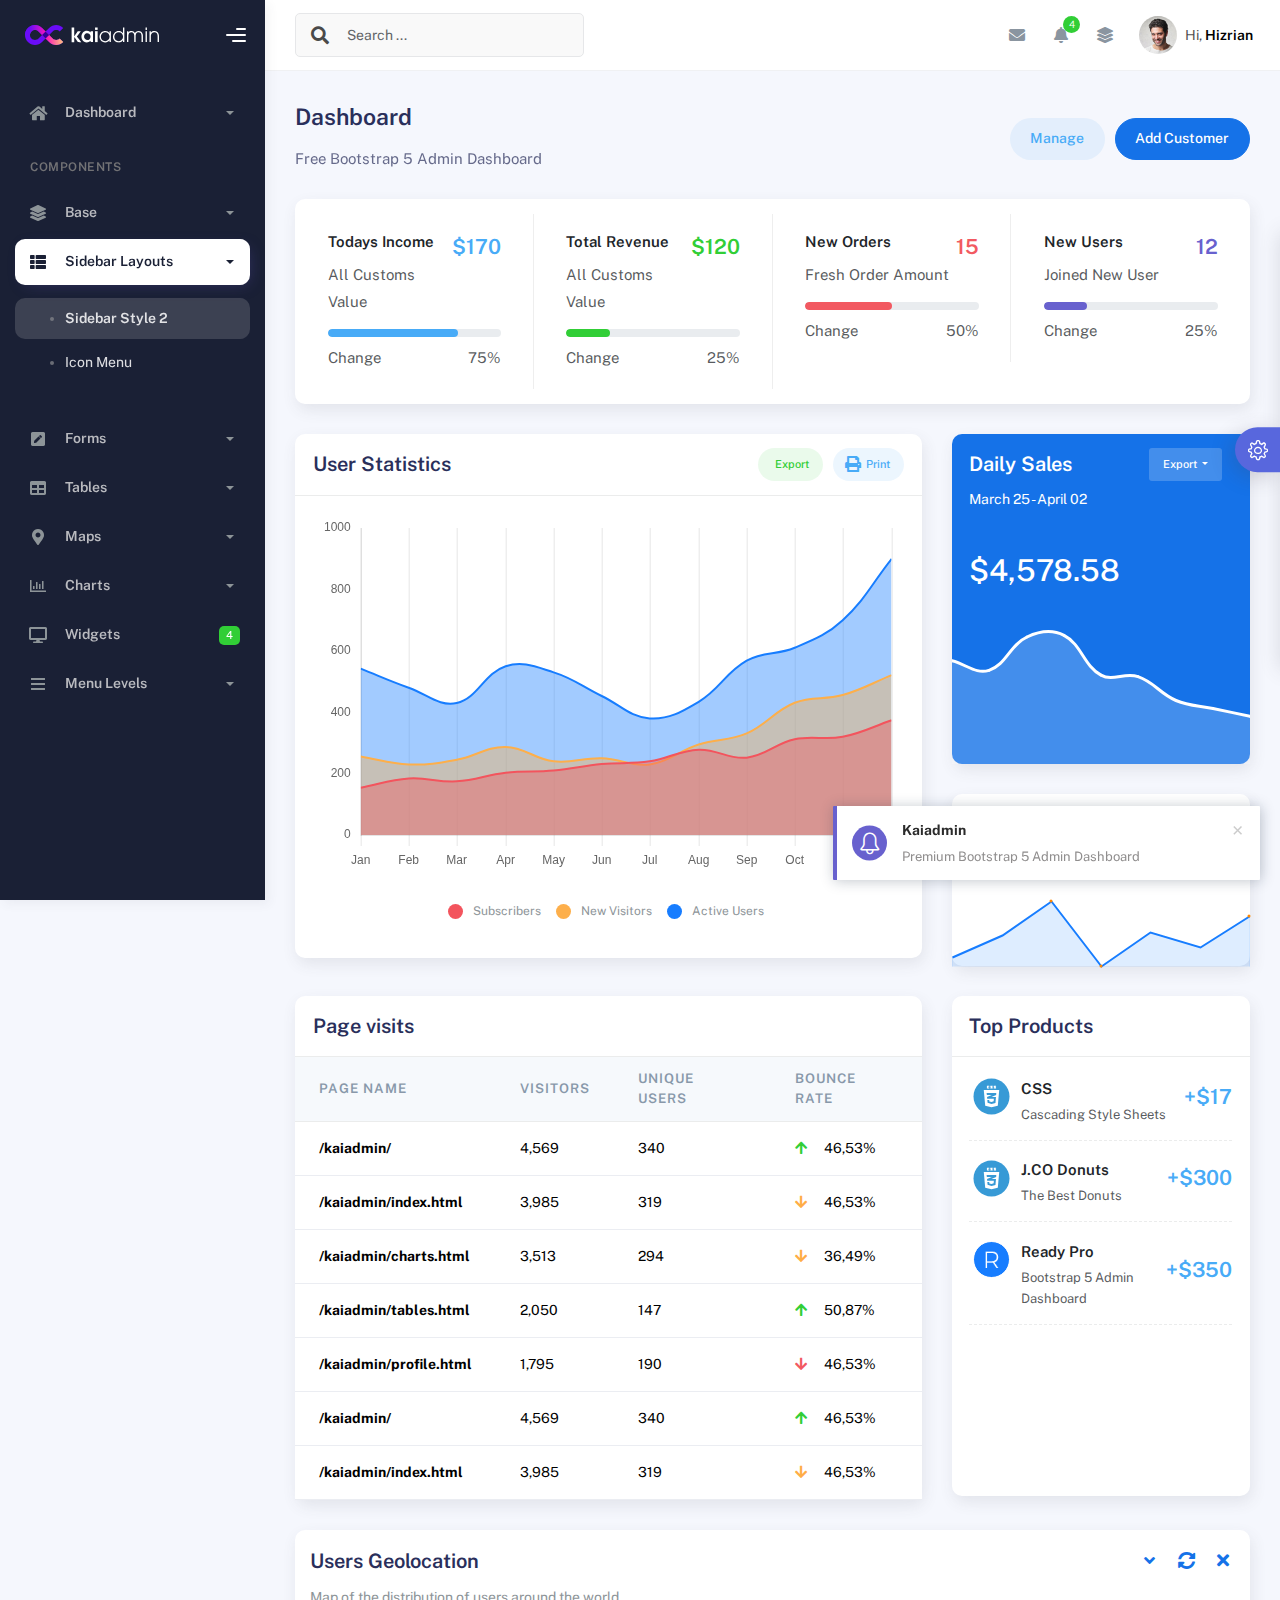
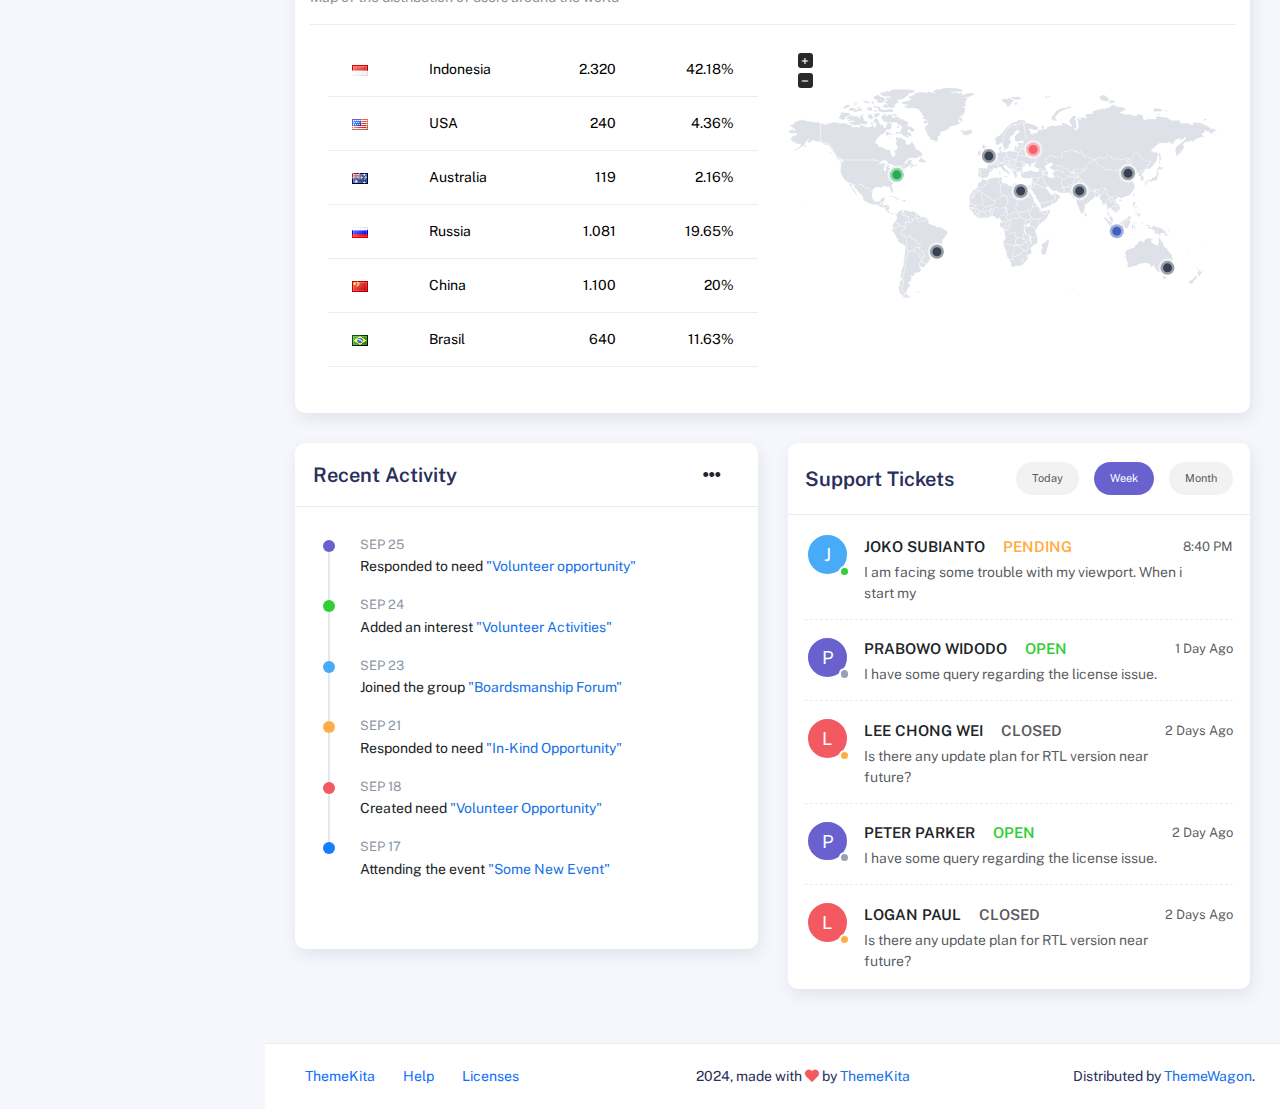
<file: kaiadmin-lite-1.0.0/sidebar-style-2.html>
<!DOCTYPE html>
<html lang="en">
  <head>
    <meta http-equiv="X-UA-Compatible" content="IE=edge" />
    <title>Kaiadmin - Bootstrap 5 Admin Dashboard</title>
    <meta
      content="width=device-width, initial-scale=1.0, shrink-to-fit=no"
      name="viewport"
    />
    <link
      rel="icon"
      href="assets/img/kaiadmin/favicon.ico"
      type="image/x-icon"
    />

    <!-- Fonts and icons -->
    <script src="assets/js/plugin/webfont/webfont.min.js"></script>
    <script>
      WebFont.load({
        google: { families: ["Public Sans:300,400,500,600,700"] },
        custom: {
          families: [
            "Font Awesome 5 Solid",
            "Font Awesome 5 Regular",
            "Font Awesome 5 Brands",
            "simple-line-icons",
          ],
          urls: ["assets/css/fonts.min.css"],
        },
        active: function () {
          sessionStorage.fonts = true;
        },
      });
    </script>

    <!-- CSS Files -->
    <link rel="stylesheet" href="assets/css/bootstrap.min.css" />
    <link rel="stylesheet" href="assets/css/plugins.min.css" />
    <link rel="stylesheet" href="assets/css/kaiadmin.min.css" />

    <!-- CSS Just for demo purpose, don't include it in your project -->
    <link rel="stylesheet" href="assets/css/demo.css" />
  </head>
  <body>
    <div class="wrapper">
      <!-- Sidebar -->
      <div class="sidebar sidebar-style-2" data-background-color="dark">
        <div class="sidebar-logo">
          <!-- Logo Header -->
          <div class="logo-header" data-background-color="dark">
            <a href="index.html" class="logo">
              <img
                src="assets/img/kaiadmin/logo_light.svg"
                alt="navbar brand"
                class="navbar-brand"
                height="20"
              />
            </a>
            <div class="nav-toggle">
              <button class="btn btn-toggle toggle-sidebar">
                <i class="gg-menu-right"></i>
              </button>
              <button class="btn btn-toggle sidenav-toggler">
                <i class="gg-menu-left"></i>
              </button>
            </div>
          </div>
          <!-- End Logo Header -->
        </div>
        <div class="sidebar-wrapper scrollbar scrollbar-inner">
          <div class="sidebar-content">
            <ul class="nav nav-secondary">
              <li class="nav-item">
                <a
                  data-bs-toggle="collapse"
                  href="#dashboard"
                  class="collapsed"
                  aria-expanded="false"
                >
                  <i class="fas fa-home"></i>
                  <p>Dashboard</p>
                  <span class="caret"></span>
                </a>
                <div class="collapse" id="dashboard">
                  <ul class="nav nav-collapse">
                    <li>
                      <a href="../demo1/index.html">
                        <span class="sub-item">Dashboard 1</span>
                      </a>
                    </li>
                  </ul>
                </div>
              </li>
              <li class="nav-section">
                <span class="sidebar-mini-icon">
                  <i class="fa fa-ellipsis-h"></i>
                </span>
                <h4 class="text-section">Components</h4>
              </li>
              <li class="nav-item">
                <a data-bs-toggle="collapse" href="#base">
                  <i class="fas fa-layer-group"></i>
                  <p>Base</p>
                  <span class="caret"></span>
                </a>
                <div class="collapse" id="base">
                  <ul class="nav nav-collapse">
                    <li>
                      <a href="components/avatars.html">
                        <span class="sub-item">Avatars</span>
                      </a>
                    </li>
                    <li>
                      <a href="components/buttons.html">
                        <span class="sub-item">Buttons</span>
                      </a>
                    </li>
                    <li>
                      <a href="components/gridsystem.html">
                        <span class="sub-item">Grid System</span>
                      </a>
                    </li>
                    <li>
                      <a href="components/panels.html">
                        <span class="sub-item">Panels</span>
                      </a>
                    </li>
                    <li>
                      <a href="components/notifications.html">
                        <span class="sub-item">Notifications</span>
                      </a>
                    </li>
                    <li>
                      <a href="components/sweetalert.html">
                        <span class="sub-item">Sweet Alert</span>
                      </a>
                    </li>
                    <li>
                      <a href="components/font-awesome-icons.html">
                        <span class="sub-item">Font Awesome Icons</span>
                      </a>
                    </li>
                    <li>
                      <a href="components/simple-line-icons.html">
                        <span class="sub-item">Simple Line Icons</span>
                      </a>
                    </li>
                    <li>
                      <a href="components/typography.html">
                        <span class="sub-item">Typography</span>
                      </a>
                    </li>
                  </ul>
                </div>
              </li>
              <li class="nav-item active submenu">
                <a data-bs-toggle="collapse" href="#sidebarLayouts">
                  <i class="fas fa-th-list"></i>
                  <p>Sidebar Layouts</p>
                  <span class="caret"></span>
                </a>
                <div class="collapse show" id="sidebarLayouts">
                  <ul class="nav nav-collapse">
                    <li class="active">
                      <a href="sidebar-style-2.html">
                        <span class="sub-item">Sidebar Style 2</span>
                      </a>
                    </li>
                    <li>
                      <a href="icon-menu.html">
                        <span class="sub-item">Icon Menu</span>
                      </a>
                    </li>
                  </ul>
                </div>
              </li>
              <li class="nav-item">
                <a data-bs-toggle="collapse" href="#forms">
                  <i class="fas fa-pen-square"></i>
                  <p>Forms</p>
                  <span class="caret"></span>
                </a>
                <div class="collapse" id="forms">
                  <ul class="nav nav-collapse">
                    <li>
                      <a href="forms/forms.html">
                        <span class="sub-item">Basic Form</span>
                      </a>
                    </li>
                  </ul>
                </div>
              </li>
              <li class="nav-item">
                <a data-bs-toggle="collapse" href="#tables">
                  <i class="fas fa-table"></i>
                  <p>Tables</p>
                  <span class="caret"></span>
                </a>
                <div class="collapse" id="tables">
                  <ul class="nav nav-collapse">
                    <li>
                      <a href="tables/tables.html">
                        <span class="sub-item">Basic Table</span>
                      </a>
                    </li>
                    <li>
                      <a href="tables/datatables.html">
                        <span class="sub-item">Datatables</span>
                      </a>
                    </li>
                  </ul>
                </div>
              </li>
              <li class="nav-item">
                <a data-bs-toggle="collapse" href="#maps">
                  <i class="fas fa-map-marker-alt"></i>
                  <p>Maps</p>
                  <span class="caret"></span>
                </a>
                <div class="collapse" id="maps">
                  <ul class="nav nav-collapse">
                    <li>
                      <a href="maps/googlemaps.html">
                        <span class="sub-item">Google Maps</span>
                      </a>
                    </li>
                    <li>
                      <a href="maps/jsvectormap.html">
                        <span class="sub-item">Jsvectormap</span>
                      </a>
                    </li>
                  </ul>
                </div>
              </li>
              <li class="nav-item">
                <a data-bs-toggle="collapse" href="#charts">
                  <i class="far fa-chart-bar"></i>
                  <p>Charts</p>
                  <span class="caret"></span>
                </a>
                <div class="collapse" id="charts">
                  <ul class="nav nav-collapse">
                    <li>
                      <a href="charts/charts.html">
                        <span class="sub-item">Chart Js</span>
                      </a>
                    </li>
                    <li>
                      <a href="charts/sparkline.html">
                        <span class="sub-item">Sparkline</span>
                      </a>
                    </li>
                  </ul>
                </div>
              </li>
              <li class="nav-item">
                <a href="widgets.html">
                  <i class="fas fa-desktop"></i>
                  <p>Widgets</p>
                  <span class="badge badge-success">4</span>
                </a>
              </li>
              <li class="nav-item">
                <a data-bs-toggle="collapse" href="#submenu">
                  <i class="fas fa-bars"></i>
                  <p>Menu Levels</p>
                  <span class="caret"></span>
                </a>
                <div class="collapse" id="submenu">
                  <ul class="nav nav-collapse">
                    <li>
                      <a data-bs-toggle="collapse" href="#subnav1">
                        <span class="sub-item">Level 1</span>
                        <span class="caret"></span>
                      </a>
                      <div class="collapse" id="subnav1">
                        <ul class="nav nav-collapse subnav">
                          <li>
                            <a href="#">
                              <span class="sub-item">Level 2</span>
                            </a>
                          </li>
                          <li>
                            <a href="#">
                              <span class="sub-item">Level 2</span>
                            </a>
                          </li>
                        </ul>
                      </div>
                    </li>
                    <li>
                      <a data-bs-toggle="collapse" href="#subnav2">
                        <span class="sub-item">Level 1</span>
                        <span class="caret"></span>
                      </a>
                      <div class="collapse" id="subnav2">
                        <ul class="nav nav-collapse subnav">
                          <li>
                            <a href="#">
                              <span class="sub-item">Level 2</span>
                            </a>
                          </li>
                        </ul>
                      </div>
                    </li>
                    <li>
                      <a href="#">
                        <span class="sub-item">Level 1</span>
                      </a>
                    </li>
                  </ul>
                </div>
              </li>
            </ul>
          </div>
        </div>
      </div>
      <!-- End Sidebar -->

      <div class="main-panel">
        <div class="main-header">
          <div class="main-header-logo">
            <!-- Logo Header -->
            <div class="logo-header" data-background-color="dark">
              <a href="index.html" class="logo">
                <img
                  src="assets/img/kaiadmin/logo_light.svg"
                  alt="navbar brand"
                  class="navbar-brand"
                  height="20"
                />
              </a>
              <button
                class="navbar-toggler sidenav-toggler ms-auto"
                type="button"
                data-bs-toggle="collapse"
                data-bs-target="collapse"
                aria-expanded="false"
                aria-label="Toggle navigation"
              >
                <span class="navbar-toggler-icon">
                  <i class="gg-menu-left"></i>
                </span>
              </button>
              <button class="topbar-toggler more">
                <i class="gg-more-vertical-alt"></i>
              </button>
            </div>
            <!-- End Logo Header -->
          </div>
          <!-- Navbar Header -->
          <nav
            class="navbar navbar-header navbar-header-transparent navbar-expand-lg border-bottom"
          >
            <div class="container-fluid">
              <nav
                class="navbar navbar-header-left navbar-expand-lg navbar-form nav-search p-0 d-none d-lg-flex"
              >
                <div class="input-group">
                  <div class="input-group-prepend">
                    <button type="submit" class="btn btn-search pe-1">
                      <i class="fa fa-search search-icon"></i>
                    </button>
                  </div>
                  <input
                    type="text"
                    placeholder="Search ..."
                    class="form-control"
                  />
                </div>
              </nav>

              <ul class="navbar-nav topbar-nav ms-md-auto align-items-center">
                <li
                  class="nav-item topbar-icon dropdown hidden-caret d-flex d-lg-none"
                >
                  <a
                    class="nav-link dropdown-toggle"
                    data-bs-toggle="dropdown"
                    href="#"
                    role="button"
                    aria-expanded="false"
                    aria-haspopup="true"
                  >
                    <i class="fa fa-search"></i>
                  </a>
                  <ul class="dropdown-menu dropdown-search animated fadeIn">
                    <form class="navbar-left navbar-form nav-search">
                      <div class="input-group">
                        <input
                          type="text"
                          placeholder="Search ..."
                          class="form-control"
                        />
                      </div>
                    </form>
                  </ul>
                </li>
                <li class="nav-item topbar-icon dropdown hidden-caret">
                  <a
                    class="nav-link dropdown-toggle"
                    href="#"
                    id="messageDropdown"
                    role="button"
                    data-bs-toggle="dropdown"
                    aria-haspopup="true"
                    aria-expanded="false"
                  >
                    <i class="fa fa-envelope"></i>
                  </a>
                  <ul
                    class="dropdown-menu messages-notif-box animated fadeIn"
                    aria-labelledby="messageDropdown"
                  >
                    <li>
                      <div
                        class="dropdown-title d-flex justify-content-between align-items-center"
                      >
                        Messages
                        <a href="#" class="small">Mark all as read</a>
                      </div>
                    </li>
                    <li>
                      <div class="message-notif-scroll scrollbar-outer">
                        <div class="notif-center">
                          <a href="#">
                            <div class="notif-img">
                              <img
                                src="assets/img/jm_denis.jpg"
                                alt="Img Profile"
                              />
                            </div>
                            <div class="notif-content">
                              <span class="subject">Jimmy Denis</span>
                              <span class="block"> How are you ? </span>
                              <span class="time">5 minutes ago</span>
                            </div>
                          </a>
                          <a href="#">
                            <div class="notif-img">
                              <img
                                src="assets/img/chadengle.jpg"
                                alt="Img Profile"
                              />
                            </div>
                            <div class="notif-content">
                              <span class="subject">Chad</span>
                              <span class="block"> Ok, Thanks ! </span>
                              <span class="time">12 minutes ago</span>
                            </div>
                          </a>
                          <a href="#">
                            <div class="notif-img">
                              <img
                                src="assets/img/mlane.jpg"
                                alt="Img Profile"
                              />
                            </div>
                            <div class="notif-content">
                              <span class="subject">Jhon Doe</span>
                              <span class="block">
                                Ready for the meeting today...
                              </span>
                              <span class="time">12 minutes ago</span>
                            </div>
                          </a>
                          <a href="#">
                            <div class="notif-img">
                              <img
                                src="assets/img/talha.jpg"
                                alt="Img Profile"
                              />
                            </div>
                            <div class="notif-content">
                              <span class="subject">Talha</span>
                              <span class="block"> Hi, Apa Kabar ? </span>
                              <span class="time">17 minutes ago</span>
                            </div>
                          </a>
                        </div>
                      </div>
                    </li>
                    <li>
                      <a class="see-all" href="javascript:void(0);"
                        >See all messages<i class="fa fa-angle-right"></i>
                      </a>
                    </li>
                  </ul>
                </li>
                <li class="nav-item topbar-icon dropdown hidden-caret">
                  <a
                    class="nav-link dropdown-toggle"
                    href="#"
                    id="notifDropdown"
                    role="button"
                    data-bs-toggle="dropdown"
                    aria-haspopup="true"
                    aria-expanded="false"
                  >
                    <i class="fa fa-bell"></i>
                    <span class="notification">4</span>
                  </a>
                  <ul
                    class="dropdown-menu notif-box animated fadeIn"
                    aria-labelledby="notifDropdown"
                  >
                    <li>
                      <div class="dropdown-title">
                        You have 4 new notification
                      </div>
                    </li>
                    <li>
                      <div class="notif-scroll scrollbar-outer">
                        <div class="notif-center">
                          <a href="#">
                            <div class="notif-icon notif-primary">
                              <i class="fa fa-user-plus"></i>
                            </div>
                            <div class="notif-content">
                              <span class="block"> New user registered </span>
                              <span class="time">5 minutes ago</span>
                            </div>
                          </a>
                          <a href="#">
                            <div class="notif-icon notif-success">
                              <i class="fa fa-comment"></i>
                            </div>
                            <div class="notif-content">
                              <span class="block">
                                Rahmad commented on Admin
                              </span>
                              <span class="time">12 minutes ago</span>
                            </div>
                          </a>
                          <a href="#">
                            <div class="notif-img">
                              <img
                                src="assets/img/profile2.jpg"
                                alt="Img Profile"
                              />
                            </div>
                            <div class="notif-content">
                              <span class="block">
                                Reza send messages to you
                              </span>
                              <span class="time">12 minutes ago</span>
                            </div>
                          </a>
                          <a href="#">
                            <div class="notif-icon notif-danger">
                              <i class="fa fa-heart"></i>
                            </div>
                            <div class="notif-content">
                              <span class="block"> Farrah liked Admin </span>
                              <span class="time">17 minutes ago</span>
                            </div>
                          </a>
                        </div>
                      </div>
                    </li>
                    <li>
                      <a class="see-all" href="javascript:void(0);"
                        >See all notifications<i class="fa fa-angle-right"></i>
                      </a>
                    </li>
                  </ul>
                </li>
                <li class="nav-item topbar-icon dropdown hidden-caret">
                  <a
                    class="nav-link"
                    data-bs-toggle="dropdown"
                    href="#"
                    aria-expanded="false"
                  >
                    <i class="fas fa-layer-group"></i>
                  </a>
                  <div class="dropdown-menu quick-actions animated fadeIn">
                    <div class="quick-actions-header">
                      <span class="title mb-1">Quick Actions</span>
                      <span class="subtitle op-7">Shortcuts</span>
                    </div>
                    <div class="quick-actions-scroll scrollbar-outer">
                      <div class="quick-actions-items">
                        <div class="row m-0">
                          <a class="col-6 col-md-4 p-0" href="#">
                            <div class="quick-actions-item">
                              <div class="avatar-item bg-danger rounded-circle">
                                <i class="far fa-calendar-alt"></i>
                              </div>
                              <span class="text">Calendar</span>
                            </div>
                          </a>
                          <a class="col-6 col-md-4 p-0" href="#">
                            <div class="quick-actions-item">
                              <div
                                class="avatar-item bg-warning rounded-circle"
                              >
                                <i class="fas fa-map"></i>
                              </div>
                              <span class="text">Maps</span>
                            </div>
                          </a>
                          <a class="col-6 col-md-4 p-0" href="#">
                            <div class="quick-actions-item">
                              <div class="avatar-item bg-info rounded-circle">
                                <i class="fas fa-file-excel"></i>
                              </div>
                              <span class="text">Reports</span>
                            </div>
                          </a>
                          <a class="col-6 col-md-4 p-0" href="#">
                            <div class="quick-actions-item">
                              <div
                                class="avatar-item bg-success rounded-circle"
                              >
                                <i class="fas fa-envelope"></i>
                              </div>
                              <span class="text">Emails</span>
                            </div>
                          </a>
                          <a class="col-6 col-md-4 p-0" href="#">
                            <div class="quick-actions-item">
                              <div
                                class="avatar-item bg-primary rounded-circle"
                              >
                                <i class="fas fa-file-invoice-dollar"></i>
                              </div>
                              <span class="text">Invoice</span>
                            </div>
                          </a>
                          <a class="col-6 col-md-4 p-0" href="#">
                            <div class="quick-actions-item">
                              <div
                                class="avatar-item bg-secondary rounded-circle"
                              >
                                <i class="fas fa-credit-card"></i>
                              </div>
                              <span class="text">Payments</span>
                            </div>
                          </a>
                        </div>
                      </div>
                    </div>
                  </div>
                </li>

                <li class="nav-item topbar-user dropdown hidden-caret">
                  <a
                    class="dropdown-toggle profile-pic"
                    data-bs-toggle="dropdown"
                    href="#"
                    aria-expanded="false"
                  >
                    <div class="avatar-sm">
                      <img
                        src="assets/img/profile.jpg"
                        alt="..."
                        class="avatar-img rounded-circle"
                      />
                    </div>
                    <span class="profile-username">
                      <span class="op-7">Hi,</span>
                      <span class="fw-bold">Hizrian</span>
                    </span>
                  </a>
                  <ul class="dropdown-menu dropdown-user animated fadeIn">
                    <div class="dropdown-user-scroll scrollbar-outer">
                      <li>
                        <div class="user-box">
                          <div class="avatar-lg">
                            <img
                              src="assets/img/profile.jpg"
                              alt="image profile"
                              class="avatar-img rounded"
                            />
                          </div>
                          <div class="u-text">
                            <h4>Hizrian</h4>
                            <p class="text-muted">hello@example.com</p>
                            <a
                              href="profile.html"
                              class="btn btn-xs btn-secondary btn-sm"
                              >View Profile</a
                            >
                          </div>
                        </div>
                      </li>
                      <li>
                        <div class="dropdown-divider"></div>
                        <a class="dropdown-item" href="#">My Profile</a>
                        <a class="dropdown-item" href="#">My Balance</a>
                        <a class="dropdown-item" href="#">Inbox</a>
                        <div class="dropdown-divider"></div>
                        <a class="dropdown-item" href="#">Account Setting</a>
                        <div class="dropdown-divider"></div>
                        <a class="dropdown-item" href="#">Logout</a>
                      </li>
                    </div>
                  </ul>
                </li>
              </ul>
            </div>
          </nav>
          <!-- End Navbar -->
        </div>

        <div class="container">
          <div class="page-inner">
            <div
              class="d-flex align-items-left align-items-md-center flex-column flex-md-row pt-2 pb-4"
            >
              <div>
                <h3 class="fw-bold mb-3">Dashboard</h3>
                <h6 class="op-7 mb-2">Free Bootstrap 5 Admin Dashboard</h6>
              </div>
              <div class="ms-md-auto py-2 py-md-0">
                <a href="#" class="btn btn-label-info btn-round me-2">Manage</a>
                <a href="#" class="btn btn-primary btn-round">Add Customer</a>
              </div>
            </div>
            <div class="row row-card-no-pd">
              <div class="col-12 col-sm-6 col-md-6 col-xl-3">
                <div class="card">
                  <div class="card-body">
                    <div class="d-flex justify-content-between">
                      <div>
                        <h6><b>Todays Income</b></h6>
                        <p class="text-muted">All Customs Value</p>
                      </div>
                      <h4 class="text-info fw-bold">$170</h4>
                    </div>
                    <div class="progress progress-sm">
                      <div
                        class="progress-bar bg-info w-75"
                        role="progressbar"
                        aria-valuenow="75"
                        aria-valuemin="0"
                        aria-valuemax="100"
                      ></div>
                    </div>
                    <div class="d-flex justify-content-between mt-2">
                      <p class="text-muted mb-0">Change</p>
                      <p class="text-muted mb-0">75%</p>
                    </div>
                  </div>
                </div>
              </div>
              <div class="col-12 col-sm-6 col-md-6 col-xl-3">
                <div class="card">
                  <div class="card-body">
                    <div class="d-flex justify-content-between">
                      <div>
                        <h6><b>Total Revenue</b></h6>
                        <p class="text-muted">All Customs Value</p>
                      </div>
                      <h4 class="text-success fw-bold">$120</h4>
                    </div>
                    <div class="progress progress-sm">
                      <div
                        class="progress-bar bg-success w-25"
                        role="progressbar"
                        aria-valuenow="25"
                        aria-valuemin="0"
                        aria-valuemax="100"
                      ></div>
                    </div>
                    <div class="d-flex justify-content-between mt-2">
                      <p class="text-muted mb-0">Change</p>
                      <p class="text-muted mb-0">25%</p>
                    </div>
                  </div>
                </div>
              </div>
              <div class="col-12 col-sm-6 col-md-6 col-xl-3">
                <div class="card">
                  <div class="card-body">
                    <div class="d-flex justify-content-between">
                      <div>
                        <h6><b>New Orders</b></h6>
                        <p class="text-muted">Fresh Order Amount</p>
                      </div>
                      <h4 class="text-danger fw-bold">15</h4>
                    </div>
                    <div class="progress progress-sm">
                      <div
                        class="progress-bar bg-danger w-50"
                        role="progressbar"
                        aria-valuenow="50"
                        aria-valuemin="0"
                        aria-valuemax="100"
                      ></div>
                    </div>
                    <div class="d-flex justify-content-between mt-2">
                      <p class="text-muted mb-0">Change</p>
                      <p class="text-muted mb-0">50%</p>
                    </div>
                  </div>
                </div>
              </div>
              <div class="col-12 col-sm-6 col-md-6 col-xl-3">
                <div class="card">
                  <div class="card-body">
                    <div class="d-flex justify-content-between">
                      <div>
                        <h6><b>New Users</b></h6>
                        <p class="text-muted">Joined New User</p>
                      </div>
                      <h4 class="text-secondary fw-bold">12</h4>
                    </div>
                    <div class="progress progress-sm">
                      <div
                        class="progress-bar bg-secondary w-25"
                        role="progressbar"
                        aria-valuenow="25"
                        aria-valuemin="0"
                        aria-valuemax="100"
                      ></div>
                    </div>
                    <div class="d-flex justify-content-between mt-2">
                      <p class="text-muted mb-0">Change</p>
                      <p class="text-muted mb-0">25%</p>
                    </div>
                  </div>
                </div>
              </div>
            </div>
            <div class="row">
              <div class="col-md-8">
                <div class="card">
                  <div class="card-header">
                    <div class="card-head-row">
                      <div class="card-title">User Statistics</div>
                      <div class="card-tools">
                        <a
                          href="#"
                          class="btn btn-label-success btn-round btn-sm me-2"
                        >
                          <span class="btn-label">
                            <i class="fa fa-pencil"></i>
                          </span>
                          Export
                        </a>
                        <a href="#" class="btn btn-label-info btn-round btn-sm">
                          <span class="btn-label">
                            <i class="fa fa-print"></i>
                          </span>
                          Print
                        </a>
                      </div>
                    </div>
                  </div>
                  <div class="card-body">
                    <div class="chart-container" style="min-height: 375px">
                      <canvas id="statisticsChart"></canvas>
                    </div>
                    <div id="myChartLegend"></div>
                  </div>
                </div>
              </div>
              <div class="col-md-4">
                <div class="card card-primary">
                  <div class="card-header">
                    <div class="card-head-row">
                      <div class="card-title">Daily Sales</div>
                      <div class="card-tools">
                        <div class="dropdown">
                          <button
                            class="btn btn-sm btn-label-light dropdown-toggle"
                            type="button"
                            id="dropdownMenuButton"
                            data-bs-toggle="dropdown"
                            aria-haspopup="true"
                            aria-expanded="false"
                          >
                            Export
                          </button>
                          <div
                            class="dropdown-menu"
                            aria-labelledby="dropdownMenuButton"
                          >
                            <a class="dropdown-item" href="#">Action</a>
                            <a class="dropdown-item" href="#">Another action</a>
                            <a class="dropdown-item" href="#"
                              >Something else here</a
                            >
                          </div>
                        </div>
                      </div>
                    </div>
                    <div class="card-category">March 25 - April 02</div>
                  </div>
                  <div class="card-body pb-0">
                    <div class="mb-4 mt-2">
                      <h1>$4,578.58</h1>
                    </div>
                    <div class="pull-in">
                      <canvas id="dailySalesChart"></canvas>
                    </div>
                  </div>
                </div>
                <div class="card">
                  <div class="card-body pb-0">
                    <div class="h1 fw-bold float-end text-primary">+5%</div>
                    <h2 class="mb-2">17</h2>
                    <p class="text-muted">Users online</p>
                    <div class="pull-in sparkline-fix">
                      <div id="lineChart"></div>
                    </div>
                  </div>
                </div>
              </div>
            </div>
            <!-- <div class="row">
						<div class="col-md-4">
							<div class="card">
								<div class="card-body pb-0">
									<div class="h1 fw-bold float-end text-primary">+5%</div>
									<h2 class="mb-2">17</h2>
									<p class="text-muted">Users online</p>
									<div class="pull-in sparkline-fix">
										<div id="lineChart"></div>
									</div>
								</div>
							</div>
						</div>
						<div class="col-md-4">
							<div class="card">
								<div class="card-body pb-0">
									<div class="h1 fw-bold float-end text-danger">-3%</div>
									<h2 class="mb-2">27</h2>
									<p class="text-muted">New Users</p>
									<div class="pull-in sparkline-fix">
										<div id="lineChart2"></div>
									</div>
								</div>
							</div>
						</div>
						<div class="col-md-4">
							<div class="card">
								<div class="card-body pb-0">
									<div class="h1 fw-bold float-end text-warning">+7%</div>
									<h2 class="mb-2">213</h2>
									<p class="text-muted">Transactions</p>
									<div class="pull-in sparkline-fix">
										<div id="lineChart3"></div>
									</div>
								</div>
							</div>
						</div>
					</div> -->
            <!-- <div class="row">
						<div class="col-md-4">
							<div class="card">
								<div class="card-header">
									<div class="card-title">Top Products</div>
								</div>
								<div class="card-body pb-0">
									<div class="d-flex">
										<div class="avatar">
											<img src="assets/img/logoproduct.svg" alt="..." class="avatar-img rounded-circle">
										</div>
										<div class="flex-1 pt-1 ms-2">
											<h6 class="fw-bold mb-1">CSS</h6>
											<small class="text-muted">Cascading Style Sheets</small>
										</div>
										<div class="d-flex ms-auto align-items-center">
											<h4 class="text-info fw-bold">+$17</h4>
										</div>
									</div>
									<div class="separator-dashed"></div>
									<div class="d-flex">
										<div class="avatar">
											<img src="assets/img/logoproduct.svg" alt="..." class="avatar-img rounded-circle">
										</div>
										<div class="flex-1 pt-1 ms-2">
											<h6 class="fw-bold mb-1">J.CO Donuts</h6>
											<small class="text-muted">The Best Donuts</small>
										</div>
										<div class="d-flex ms-auto align-items-center">
											<h4 class="text-info fw-bold">+$300</h4>
										</div>
									</div>
									<div class="separator-dashed"></div>
									<div class="d-flex">
										<div class="avatar">
											<img src="assets/img/logoproduct3.svg" alt="..." class="avatar-img rounded-circle">
										</div>
										<div class="flex-1 pt-1 ms-2">
											<h6 class="fw-bold mb-1">Ready Pro</h6>
											<small class="text-muted">Bootstrap 5 Admin Dashboard</small>
										</div>
										<div class="d-flex ms-auto align-items-center">
											<h4 class="text-info fw-bold">+$350</h4>
										</div>
									</div>
									<div class="separator-dashed"></div>
									<div class="pull-in">
										<canvas id="topProductsChart"></canvas>
									</div>
								</div>
							</div>
						</div>
						<div class="col-md-4">
							<div class="card">
								<div class="card-body">
									<div class="card-title fw-mediumbold">Suggested People</div>
									<div class="card-list">
										<div class="item-list">
											<div class="avatar">
												<img src="assets/img/jm_denis.jpg" alt="..." class="avatar-img rounded-circle">
											</div>
											<div class="info-user ms-3">
												<div class="username">Jimmy Denis</div>
												<div class="status">Graphic Designer</div>
											</div>
											<button class="btn btn-icon btn-primary btn-round btn-xs">
												<i class="fa fa-plus"></i>
											</button>
										</div>
										<div class="item-list">
											<div class="avatar">
												<img src="assets/img/chadengle.jpg" alt="..." class="avatar-img rounded-circle">
											</div>
											<div class="info-user ms-3">
												<div class="username">Chad</div>
												<div class="status">CEO Zeleaf</div>
											</div>
											<button class="btn btn-icon btn-primary btn-round btn-xs">
												<i class="fa fa-plus"></i>
											</button>
										</div>
										<div class="item-list">
											<div class="avatar">
												<img src="assets/img/talha.jpg" alt="..." class="avatar-img rounded-circle">
											</div>
											<div class="info-user ms-3">
												<div class="username">Talha</div>
												<div class="status">Front End Designer</div>
											</div>
											<button class="btn btn-icon btn-primary btn-round btn-xs">
												<i class="fa fa-plus"></i>
											</button>
										</div>
										<div class="item-list">
											<div class="avatar">
												<img src="assets/img/mlane.jpg" alt="..." class="avatar-img rounded-circle">
											</div>
											<div class="info-user ms-3">
												<div class="username">John Doe</div>
												<div class="status">Back End Developer</div>
											</div>
											<button class="btn btn-icon btn-primary btn-round btn-xs">
												<i class="fa fa-plus"></i>
											</button>
										</div>
										<div class="item-list">
											<div class="avatar">
												<img src="assets/img/talha.jpg" alt="..." class="avatar-img rounded-circle">
											</div>
											<div class="info-user ms-3">
												<div class="username">Talha</div>
												<div class="status">Front End Designer</div>
											</div>
											<button class="btn btn-icon btn-primary btn-round btn-xs">
												<i class="fa fa-plus"></i>
											</button>
										</div>
										<div class="item-list">
											<div class="avatar">
												<img src="assets/img/jm_denis.jpg" alt="..." class="avatar-img rounded-circle">
											</div>
											<div class="info-user ms-3">
												<div class="username">Jimmy Denis</div>
												<div class="status">Graphic Designer</div>
											</div>
											<button class="btn btn-icon btn-primary btn-round btn-xs">
												<i class="fa fa-plus"></i>
											</button>
										</div>
									</div>
								</div>
							</div>
						</div>
						<div class="col-md-4">
							<div class="card card-primary bg-primary-gradient">
								<div class="card-body">
									<h5 class="mt-3 b-b1 pb-2 mb-4 fw-bold">Active user right now</h5>
									<h1 class="mb-4 fw-bold">17</h1>
									<h5 class="mt-3 b-b1 pb-2 mb-5 fw-bold">Page view per minutes</h5>
									<div id="activeUsersChart"></div>
									<h5 class="mt-5 pb-3 mb-0 fw-bold">Top active pages</h5>
									<ul class="list-unstyled">
										<li class="d-flex justify-content-between pb-1 pt-1"><small>/product/readypro/index.html</small> <span>7</span></li>
										<li class="d-flex justify-content-between pb-1 pt-1"><small>/product/kaiadmin/demo.html</small> <span>10</span></li>
									</ul>
								</div>
							</div>
						</div>
					</div> -->
            <div class="row">
              <div class="col-md-8">
                <div class="card">
                  <div class="card-header">
                    <div class="card-title">Page visits</div>
                  </div>
                  <div class="card-body p-0">
                    <div class="table-responsive">
                      <!-- Projects table -->
                      <table class="table align-items-center mb-0">
                        <thead class="thead-light">
                          <tr>
                            <th scope="col">Page name</th>
                            <th scope="col">Visitors</th>
                            <th scope="col">Unique users</th>
                            <th scope="col">Bounce rate</th>
                          </tr>
                        </thead>
                        <tbody>
                          <tr>
                            <th scope="row">/kaiadmin/</th>
                            <td>4,569</td>
                            <td>340</td>
                            <td>
                              <i class="fas fa-arrow-up text-success me-3"></i>
                              46,53%
                            </td>
                          </tr>
                          <tr>
                            <th scope="row">/kaiadmin/index.html</th>
                            <td>3,985</td>
                            <td>319</td>
                            <td>
                              <i
                                class="fas fa-arrow-down text-warning me-3"
                              ></i>
                              46,53%
                            </td>
                          </tr>
                          <tr>
                            <th scope="row">/kaiadmin/charts.html</th>
                            <td>3,513</td>
                            <td>294</td>
                            <td>
                              <i
                                class="fas fa-arrow-down text-warning me-3"
                              ></i>
                              36,49%
                            </td>
                          </tr>
                          <tr>
                            <th scope="row">/kaiadmin/tables.html</th>
                            <td>2,050</td>
                            <td>147</td>
                            <td>
                              <i class="fas fa-arrow-up text-success me-3"></i>
                              50,87%
                            </td>
                          </tr>
                          <tr>
                            <th scope="row">/kaiadmin/profile.html</th>
                            <td>1,795</td>
                            <td>190</td>
                            <td>
                              <i class="fas fa-arrow-down text-danger me-3"></i>
                              46,53%
                            </td>
                          </tr>
                          <tr>
                            <th scope="row">/kaiadmin/</th>
                            <td>4,569</td>
                            <td>340</td>
                            <td>
                              <i class="fas fa-arrow-up text-success me-3"></i>
                              46,53%
                            </td>
                          </tr>
                          <tr>
                            <th scope="row">/kaiadmin/index.html</th>
                            <td>3,985</td>
                            <td>319</td>
                            <td>
                              <i
                                class="fas fa-arrow-down text-warning me-3"
                              ></i>
                              46,53%
                            </td>
                          </tr>
                        </tbody>
                      </table>
                    </div>
                  </div>
                </div>
              </div>
              <div class="col-md-4">
                <div class="card">
                  <div class="card-header">
                    <div class="card-title">Top Products</div>
                  </div>
                  <div class="card-body pb-0">
                    <div class="d-flex">
                      <div class="avatar">
                        <img
                          src="assets/img/logoproduct.svg"
                          alt="..."
                          class="avatar-img rounded-circle"
                        />
                      </div>
                      <div class="flex-1 pt-1 ms-2">
                        <h6 class="fw-bold mb-1">CSS</h6>
                        <small class="text-muted">Cascading Style Sheets</small>
                      </div>
                      <div class="d-flex ms-auto align-items-center">
                        <h4 class="text-info fw-bold">+$17</h4>
                      </div>
                    </div>
                    <div class="separator-dashed"></div>
                    <div class="d-flex">
                      <div class="avatar">
                        <img
                          src="assets/img/logoproduct.svg"
                          alt="..."
                          class="avatar-img rounded-circle"
                        />
                      </div>
                      <div class="flex-1 pt-1 ms-2">
                        <h6 class="fw-bold mb-1">J.CO Donuts</h6>
                        <small class="text-muted">The Best Donuts</small>
                      </div>
                      <div class="d-flex ms-auto align-items-center">
                        <h4 class="text-info fw-bold">+$300</h4>
                      </div>
                    </div>
                    <div class="separator-dashed"></div>
                    <div class="d-flex">
                      <div class="avatar">
                        <img
                          src="assets/img/logoproduct3.svg"
                          alt="..."
                          class="avatar-img rounded-circle"
                        />
                      </div>
                      <div class="flex-1 pt-1 ms-2">
                        <h6 class="fw-bold mb-1">Ready Pro</h6>
                        <small class="text-muted"
                          >Bootstrap 5 Admin Dashboard</small
                        >
                      </div>
                      <div class="d-flex ms-auto align-items-center">
                        <h4 class="text-info fw-bold">+$350</h4>
                      </div>
                    </div>
                    <div class="separator-dashed"></div>
                    <div class="pull-in">
                      <canvas id="topProductsChart"></canvas>
                    </div>
                  </div>
                </div>
              </div>
            </div>
            <div class="row row-card-no-pd">
              <div class="col-md-12">
                <div class="card">
                  <div class="card-header">
                    <div class="card-head-row card-tools-still-right">
                      <h4 class="card-title">Users Geolocation</h4>
                      <div class="card-tools">
                        <button
                          class="btn btn-icon btn-link btn-primary btn-xs"
                        >
                          <span class="fa fa-angle-down"></span>
                        </button>
                        <button
                          class="btn btn-icon btn-link btn-primary btn-xs btn-refresh-card"
                        >
                          <span class="fa fa-sync-alt"></span>
                        </button>
                        <button
                          class="btn btn-icon btn-link btn-primary btn-xs"
                        >
                          <span class="fa fa-times"></span>
                        </button>
                      </div>
                    </div>
                    <p class="card-category">
                      Map of the distribution of users around the world
                    </p>
                  </div>
                  <div class="card-body">
                    <div class="row">
                      <div class="col-md-6">
                        <div class="table-responsive table-hover table-sales">
                          <table class="table">
                            <tbody>
                              <tr>
                                <td>
                                  <div class="flag">
                                    <img
                                      src="assets/img/flags/id.png"
                                      alt="indonesia"
                                    />
                                  </div>
                                </td>
                                <td>Indonesia</td>
                                <td class="text-end">2.320</td>
                                <td class="text-end">42.18%</td>
                              </tr>
                              <tr>
                                <td>
                                  <div class="flag">
                                    <img
                                      src="assets/img/flags/us.png"
                                      alt="united states"
                                    />
                                  </div>
                                </td>
                                <td>USA</td>
                                <td class="text-end">240</td>
                                <td class="text-end">4.36%</td>
                              </tr>
                              <tr>
                                <td>
                                  <div class="flag">
                                    <img
                                      src="assets/img/flags/au.png"
                                      alt="australia"
                                    />
                                  </div>
                                </td>
                                <td>Australia</td>
                                <td class="text-end">119</td>
                                <td class="text-end">2.16%</td>
                              </tr>
                              <tr>
                                <td>
                                  <div class="flag">
                                    <img
                                      src="assets/img/flags/ru.png"
                                      alt="russia"
                                    />
                                  </div>
                                </td>
                                <td>Russia</td>
                                <td class="text-end">1.081</td>
                                <td class="text-end">19.65%</td>
                              </tr>
                              <tr>
                                <td>
                                  <div class="flag">
                                    <img
                                      src="assets/img/flags/cn.png"
                                      alt="china"
                                    />
                                  </div>
                                </td>
                                <td>China</td>
                                <td class="text-end">1.100</td>
                                <td class="text-end">20%</td>
                              </tr>
                              <tr>
                                <td>
                                  <div class="flag">
                                    <img
                                      src="assets/img/flags/br.png"
                                      alt="brazil"
                                    />
                                  </div>
                                </td>
                                <td>Brasil</td>
                                <td class="text-end">640</td>
                                <td class="text-end">11.63%</td>
                              </tr>
                            </tbody>
                          </table>
                        </div>
                      </div>
                      <div class="col-md-6">
                        <div class="mapcontainer">
                          <div
                            id="world-map"
                            class="w-100"
                            style="height: 300px"
                          ></div>
                        </div>
                      </div>
                    </div>
                  </div>
                </div>
              </div>
            </div>
            <div class="row">
              <div class="col-md-6">
                <div class="card">
                  <div class="card-header">
                    <div class="card-head-row card-tools-still-right">
                      <div class="card-title">Recent Activity</div>
                      <div class="card-tools">
                        <div class="dropdown">
                          <button
                            class="btn btn-icon btn-clean"
                            type="button"
                            id="dropdownMenuButton"
                            data-bs-toggle="dropdown"
                            aria-haspopup="true"
                            aria-expanded="false"
                          >
                            <i class="fas fa-ellipsis-h"></i>
                          </button>
                          <div
                            class="dropdown-menu"
                            aria-labelledby="dropdownMenuButton"
                          >
                            <a class="dropdown-item" href="#">Action</a>
                            <a class="dropdown-item" href="#">Another action</a>
                            <a class="dropdown-item" href="#"
                              >Something else here</a
                            >
                          </div>
                        </div>
                      </div>
                    </div>
                  </div>
                  <div class="card-body">
                    <ol class="activity-feed">
                      <li class="feed-item feed-item-secondary">
                        <time class="date" datetime="9-25">Sep 25</time>
                        <span class="text"
                          >Responded to need
                          <a href="#">"Volunteer opportunity"</a></span
                        >
                      </li>
                      <li class="feed-item feed-item-success">
                        <time class="date" datetime="9-24">Sep 24</time>
                        <span class="text"
                          >Added an interest
                          <a href="#">"Volunteer Activities"</a></span
                        >
                      </li>
                      <li class="feed-item feed-item-info">
                        <time class="date" datetime="9-23">Sep 23</time>
                        <span class="text"
                          >Joined the group
                          <a href="single-group.php"
                            >"Boardsmanship Forum"</a
                          ></span
                        >
                      </li>
                      <li class="feed-item feed-item-warning">
                        <time class="date" datetime="9-21">Sep 21</time>
                        <span class="text"
                          >Responded to need
                          <a href="#">"In-Kind Opportunity"</a></span
                        >
                      </li>
                      <li class="feed-item feed-item-danger">
                        <time class="date" datetime="9-18">Sep 18</time>
                        <span class="text"
                          >Created need
                          <a href="#">"Volunteer Opportunity"</a></span
                        >
                      </li>
                      <li class="feed-item">
                        <time class="date" datetime="9-17">Sep 17</time>
                        <span class="text"
                          >Attending the event
                          <a href="single-event.php">"Some New Event"</a></span
                        >
                      </li>
                    </ol>
                  </div>
                </div>
              </div>
              <div class="col-md-6">
                <div class="card">
                  <div class="card-header">
                    <div class="card-head-row">
                      <div class="card-title">Support Tickets</div>
                      <div class="card-tools">
                        <ul
                          class="nav nav-pills nav-secondary nav-pills-no-bd nav-sm"
                          id="pills-tab"
                          role="tablist"
                        >
                          <li class="nav-item">
                            <a
                              class="nav-link"
                              id="pills-today"
                              data-bs-toggle="pill"
                              href="#pills-today"
                              role="tab"
                              aria-selected="true"
                              >Today</a
                            >
                          </li>
                          <li class="nav-item">
                            <a
                              class="nav-link active"
                              id="pills-week"
                              data-bs-toggle="pill"
                              href="#pills-week"
                              role="tab"
                              aria-selected="false"
                              >Week</a
                            >
                          </li>
                          <li class="nav-item">
                            <a
                              class="nav-link"
                              id="pills-month"
                              data-bs-toggle="pill"
                              href="#pills-month"
                              role="tab"
                              aria-selected="false"
                              >Month</a
                            >
                          </li>
                        </ul>
                      </div>
                    </div>
                  </div>
                  <div class="card-body">
                    <div class="d-flex">
                      <div class="avatar avatar-online">
                        <span
                          class="avatar-title rounded-circle border border-white bg-info"
                          >J</span
                        >
                      </div>
                      <div class="flex-1 ms-3 pt-1">
                        <h6 class="text-uppercase fw-bold mb-1">
                          Joko Subianto
                          <span class="text-warning ps-3">pending</span>
                        </h6>
                        <span class="text-muted"
                          >I am facing some trouble with my viewport. When i
                          start my</span
                        >
                      </div>
                      <div class="float-end pt-1">
                        <small class="text-muted">8:40 PM</small>
                      </div>
                    </div>
                    <div class="separator-dashed"></div>
                    <div class="d-flex">
                      <div class="avatar avatar-offline">
                        <span
                          class="avatar-title rounded-circle border border-white bg-secondary"
                          >P</span
                        >
                      </div>
                      <div class="flex-1 ms-3 pt-1">
                        <h6 class="text-uppercase fw-bold mb-1">
                          Prabowo Widodo
                          <span class="text-success ps-3">open</span>
                        </h6>
                        <span class="text-muted"
                          >I have some query regarding the license issue.</span
                        >
                      </div>
                      <div class="float-end pt-1">
                        <small class="text-muted">1 Day Ago</small>
                      </div>
                    </div>
                    <div class="separator-dashed"></div>
                    <div class="d-flex">
                      <div class="avatar avatar-away">
                        <span
                          class="avatar-title rounded-circle border border-white bg-danger"
                          >L</span
                        >
                      </div>
                      <div class="flex-1 ms-3 pt-1">
                        <h6 class="text-uppercase fw-bold mb-1">
                          Lee Chong Wei
                          <span class="text-muted ps-3">closed</span>
                        </h6>
                        <span class="text-muted"
                          >Is there any update plan for RTL version near
                          future?</span
                        >
                      </div>
                      <div class="float-end pt-1">
                        <small class="text-muted">2 Days Ago</small>
                      </div>
                    </div>
                    <div class="separator-dashed"></div>
                    <div class="d-flex">
                      <div class="avatar avatar-offline">
                        <span
                          class="avatar-title rounded-circle border border-white bg-secondary"
                          >P</span
                        >
                      </div>
                      <div class="flex-1 ms-3 pt-1">
                        <h6 class="text-uppercase fw-bold mb-1">
                          Peter Parker
                          <span class="text-success ps-3">open</span>
                        </h6>
                        <span class="text-muted"
                          >I have some query regarding the license issue.</span
                        >
                      </div>
                      <div class="float-end pt-1">
                        <small class="text-muted">2 Day Ago</small>
                      </div>
                    </div>
                    <div class="separator-dashed"></div>
                    <div class="d-flex">
                      <div class="avatar avatar-away">
                        <span
                          class="avatar-title rounded-circle border border-white bg-danger"
                          >L</span
                        >
                      </div>
                      <div class="flex-1 ms-3 pt-1">
                        <h6 class="text-uppercase fw-bold mb-1">
                          Logan Paul <span class="text-muted ps-3">closed</span>
                        </h6>
                        <span class="text-muted"
                          >Is there any update plan for RTL version near
                          future?</span
                        >
                      </div>
                      <div class="float-end pt-1">
                        <small class="text-muted">2 Days Ago</small>
                      </div>
                    </div>
                  </div>
                </div>
              </div>
            </div>
          </div>
        </div>

        <footer class="footer">
          <div class="container-fluid d-flex justify-content-between">
            <nav class="pull-left">
              <ul class="nav">
                <li class="nav-item">
                  <a class="nav-link" href="http://www.themekita.com">
                    ThemeKita
                  </a>
                </li>
                <li class="nav-item">
                  <a class="nav-link" href="#"> Help </a>
                </li>
                <li class="nav-item">
                  <a class="nav-link" href="#"> Licenses </a>
                </li>
              </ul>
            </nav>
            <div class="copyright">
              2024, made with <i class="fa fa-heart heart text-danger"></i> by
              <a href="http://www.themekita.com">ThemeKita</a>
            </div>
            <div>
              Distributed by
              <a target="_blank" href="https://themewagon.com/">ThemeWagon</a>.
            </div>
          </div>
        </footer>
      </div>

      <!-- Custom template | don't include it in your project! -->
      <div class="custom-template">
        <div class="title">Settings</div>
        <div class="custom-content">
          <div class="switcher">
            <div class="switch-block">
              <h4>Logo Header</h4>
              <div class="btnSwitch">
                <button
                  type="button"
                  class="selected changeLogoHeaderColor"
                  data-color="dark"
                ></button>
                <button
                  type="button"
                  class="changeLogoHeaderColor"
                  data-color="blue"
                ></button>
                <button
                  type="button"
                  class="changeLogoHeaderColor"
                  data-color="purple"
                ></button>
                <button
                  type="button"
                  class="changeLogoHeaderColor"
                  data-color="light-blue"
                ></button>
                <button
                  type="button"
                  class="changeLogoHeaderColor"
                  data-color="green"
                ></button>
                <button
                  type="button"
                  class="changeLogoHeaderColor"
                  data-color="orange"
                ></button>
                <button
                  type="button"
                  class="changeLogoHeaderColor"
                  data-color="red"
                ></button>
                <button
                  type="button"
                  class="changeLogoHeaderColor"
                  data-color="white"
                ></button>
                <br />
                <button
                  type="button"
                  class="changeLogoHeaderColor"
                  data-color="dark2"
                ></button>
                <button
                  type="button"
                  class="changeLogoHeaderColor"
                  data-color="blue2"
                ></button>
                <button
                  type="button"
                  class="changeLogoHeaderColor"
                  data-color="purple2"
                ></button>
                <button
                  type="button"
                  class="changeLogoHeaderColor"
                  data-color="light-blue2"
                ></button>
                <button
                  type="button"
                  class="changeLogoHeaderColor"
                  data-color="green2"
                ></button>
                <button
                  type="button"
                  class="changeLogoHeaderColor"
                  data-color="orange2"
                ></button>
                <button
                  type="button"
                  class="changeLogoHeaderColor"
                  data-color="red2"
                ></button>
              </div>
            </div>
            <div class="switch-block">
              <h4>Navbar Header</h4>
              <div class="btnSwitch">
                <button
                  type="button"
                  class="changeTopBarColor"
                  data-color="dark"
                ></button>
                <button
                  type="button"
                  class="changeTopBarColor"
                  data-color="blue"
                ></button>
                <button
                  type="button"
                  class="changeTopBarColor"
                  data-color="purple"
                ></button>
                <button
                  type="button"
                  class="changeTopBarColor"
                  data-color="light-blue"
                ></button>
                <button
                  type="button"
                  class="changeTopBarColor"
                  data-color="green"
                ></button>
                <button
                  type="button"
                  class="changeTopBarColor"
                  data-color="orange"
                ></button>
                <button
                  type="button"
                  class="changeTopBarColor"
                  data-color="red"
                ></button>
                <button
                  type="button"
                  class="selected changeTopBarColor"
                  data-color="white"
                ></button>
                <br />
                <button
                  type="button"
                  class="changeTopBarColor"
                  data-color="dark2"
                ></button>
                <button
                  type="button"
                  class="changeTopBarColor"
                  data-color="blue2"
                ></button>
                <button
                  type="button"
                  class="changeTopBarColor"
                  data-color="purple2"
                ></button>
                <button
                  type="button"
                  class="changeTopBarColor"
                  data-color="light-blue2"
                ></button>
                <button
                  type="button"
                  class="changeTopBarColor"
                  data-color="green2"
                ></button>
                <button
                  type="button"
                  class="changeTopBarColor"
                  data-color="orange2"
                ></button>
                <button
                  type="button"
                  class="changeTopBarColor"
                  data-color="red2"
                ></button>
              </div>
            </div>
            <div class="switch-block">
              <h4>Sidebar</h4>
              <div class="btnSwitch">
                <button
                  type="button"
                  class="changeSideBarColor"
                  data-color="white"
                ></button>
                <button
                  type="button"
                  class="selected changeSideBarColor"
                  data-color="dark"
                ></button>
                <button
                  type="button"
                  class="changeSideBarColor"
                  data-color="dark2"
                ></button>
              </div>
            </div>
          </div>
        </div>
        <div class="custom-toggle">
          <i class="icon-settings"></i>
        </div>
      </div>
      <!-- End Custom template -->
    </div>
    <!--   Core JS Files   -->
    <script src="assets/js/core/jquery-3.7.1.min.js"></script>
    <script src="assets/js/core/popper.min.js"></script>
    <script src="assets/js/core/bootstrap.min.js"></script>

    <!-- jQuery Scrollbar -->
    <script src="assets/js/plugin/jquery-scrollbar/jquery.scrollbar.min.js"></script>

    <!-- Chart JS -->
    <script src="assets/js/plugin/chart.js/chart.min.js"></script>

    <!-- jQuery Sparkline -->
    <script src="assets/js/plugin/jquery.sparkline/jquery.sparkline.min.js"></script>

    <!-- Chart Circle -->
    <script src="assets/js/plugin/chart-circle/circles.min.js"></script>

    <!-- Datatables -->
    <script src="assets/js/plugin/datatables/datatables.min.js"></script>

    <!-- Bootstrap Notify -->
    <script src="assets/js/plugin/bootstrap-notify/bootstrap-notify.min.js"></script>

    <!-- jQuery Vector Maps -->
    <script src="assets/js/plugin/jsvectormap/jsvectormap.min.js"></script>
    <script src="assets/js/plugin/jsvectormap/world.js"></script>

    <!-- Sweet Alert -->
    <script src="assets/js/plugin/sweetalert/sweetalert.min.js"></script>

    <!-- Kaiadmin JS -->
    <script src="assets/js/kaiadmin.min.js"></script>

    <!-- Kaiadmin DEMO methods, don't include it in your project! -->
    <script src="assets/js/setting-demo.js"></script>
    <script src="assets/js/demo.js"></script>
    <script>
      $("#lineChart").sparkline([102, 109, 120, 99, 110, 105, 115], {
        type: "line",
        height: "70",
        width: "100%",
        lineWidth: "2",
        lineColor: "#177dff",
        fillColor: "rgba(23, 125, 255, 0.14)",
      });

      $("#lineChart2").sparkline([99, 125, 122, 105, 110, 124, 115], {
        type: "line",
        height: "70",
        width: "100%",
        lineWidth: "2",
        lineColor: "#f3545d",
        fillColor: "rgba(243, 84, 93, .14)",
      });

      $("#lineChart3").sparkline([105, 103, 123, 100, 95, 105, 115], {
        type: "line",
        height: "70",
        width: "100%",
        lineWidth: "2",
        lineColor: "#ffa534",
        fillColor: "rgba(255, 165, 52, .14)",
      });
    </script>
  </body>
</html>
</file>
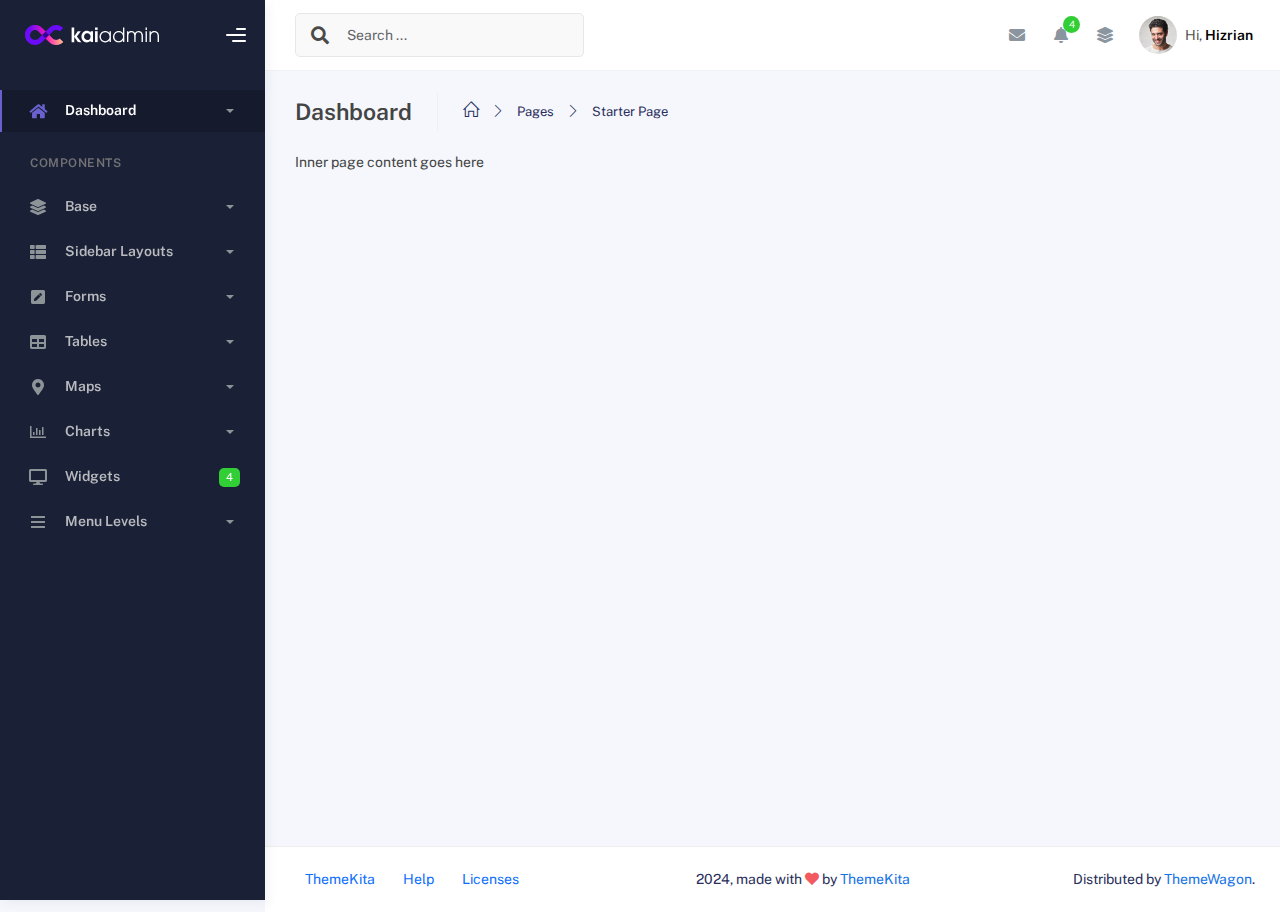
<file: kaiadmin-lite-1.0.0/starter-template.html>
<!DOCTYPE html>
<html lang="en">
  <head>
    <meta http-equiv="X-UA-Compatible" content="IE=edge" />
    <title>Kaiadmin - Bootstrap 5 Admin Dashboard</title>
    <meta
      content="width=device-width, initial-scale=1.0, shrink-to-fit=no"
      name="viewport"
    />
    <link
      rel="icon"
      href="assets/img/kaiadmin/favicon.ico"
      type="image/x-icon"
    />

    <!-- Fonts and icons -->
    <script src="assets/js/plugin/webfont/webfont.min.js"></script>
    <script>
      WebFont.load({
        google: { families: ["Public Sans:300,400,500,600,700"] },
        custom: {
          families: [
            "Font Awesome 5 Solid",
            "Font Awesome 5 Regular",
            "Font Awesome 5 Brands",
            "simple-line-icons",
          ],
          urls: ["assets/css/fonts.min.css"],
        },
        active: function () {
          sessionStorage.fonts = true;
        },
      });
    </script>

    <!-- CSS Files -->
    <link rel="stylesheet" href="assets/css/bootstrap.min.css" />
    <link rel="stylesheet" href="assets/css/plugins.min.css" />
    <link rel="stylesheet" href="assets/css/kaiadmin.min.css" />

    <!-- CSS Just for demo purpose, don't include it in your project -->
    <link rel="stylesheet" href="assets/css/demo.css" />
  </head>
  <body>
    <div class="wrapper">
      <!-- Sidebar -->
      <div class="sidebar" data-background-color="dark">
        <div class="sidebar-logo">
          <!-- Logo Header -->
          <div class="logo-header" data-background-color="dark">
            <a href="index.html" class="logo">
              <img
                src="assets/img/kaiadmin/logo_light.svg"
                alt="navbar brand"
                class="navbar-brand"
                height="20"
              />
            </a>
            <div class="nav-toggle">
              <button class="btn btn-toggle toggle-sidebar">
                <i class="gg-menu-right"></i>
              </button>
              <button class="btn btn-toggle sidenav-toggler">
                <i class="gg-menu-left"></i>
              </button>
            </div>
            <button class="topbar-toggler more">
              <i class="gg-more-vertical-alt"></i>
            </button>
          </div>
          <!-- End Logo Header -->
        </div>
        <div class="sidebar-wrapper scrollbar scrollbar-inner">
          <div class="sidebar-content">
            <ul class="nav nav-secondary">
              <li class="nav-item active">
                <a
                  data-bs-toggle="collapse"
                  href="#dashboard"
                  class="collapsed"
                  aria-expanded="false"
                >
                  <i class="fas fa-home"></i>
                  <p>Dashboard</p>
                  <span class="caret"></span>
                </a>
                <div class="collapse" id="dashboard">
                  <ul class="nav nav-collapse">
                    <li>
                      <a href="../demo1/index.html">
                        <span class="sub-item">Dashboard 1</span>
                      </a>
                    </li>
                  </ul>
                </div>
              </li>
              <li class="nav-section">
                <span class="sidebar-mini-icon">
                  <i class="fa fa-ellipsis-h"></i>
                </span>
                <h4 class="text-section">Components</h4>
              </li>
              <li class="nav-item">
                <a data-bs-toggle="collapse" href="#base">
                  <i class="fas fa-layer-group"></i>
                  <p>Base</p>
                  <span class="caret"></span>
                </a>
                <div class="collapse" id="base">
                  <ul class="nav nav-collapse">
                    <li>
                      <a href="components/avatars.html">
                        <span class="sub-item">Avatars</span>
                      </a>
                    </li>
                    <li>
                      <a href="components/buttons.html">
                        <span class="sub-item">Buttons</span>
                      </a>
                    </li>
                    <li>
                      <a href="components/gridsystem.html">
                        <span class="sub-item">Grid System</span>
                      </a>
                    </li>
                    <li>
                      <a href="components/panels.html">
                        <span class="sub-item">Panels</span>
                      </a>
                    </li>
                    <li>
                      <a href="components/notifications.html">
                        <span class="sub-item">Notifications</span>
                      </a>
                    </li>
                    <li>
                      <a href="components/sweetalert.html">
                        <span class="sub-item">Sweet Alert</span>
                      </a>
                    </li>
                    <li>
                      <a href="components/font-awesome-icons.html">
                        <span class="sub-item">Font Awesome Icons</span>
                      </a>
                    </li>
                    <li>
                      <a href="components/simple-line-icons.html">
                        <span class="sub-item">Simple Line Icons</span>
                      </a>
                    </li>
                    <li>
                      <a href="components/typography.html">
                        <span class="sub-item">Typography</span>
                      </a>
                    </li>
                  </ul>
                </div>
              </li>
              <li class="nav-item">
                <a data-bs-toggle="collapse" href="#sidebarLayouts">
                  <i class="fas fa-th-list"></i>
                  <p>Sidebar Layouts</p>
                  <span class="caret"></span>
                </a>
                <div class="collapse" id="sidebarLayouts">
                  <ul class="nav nav-collapse">
                    <li>
                      <a href="sidebar-style-2.html">
                        <span class="sub-item">Sidebar Style 2</span>
                      </a>
                    </li>
                    <li>
                      <a href="icon-menu.html">
                        <span class="sub-item">Icon Menu</span>
                      </a>
                    </li>
                  </ul>
                </div>
              </li>
              <li class="nav-item">
                <a data-bs-toggle="collapse" href="#forms">
                  <i class="fas fa-pen-square"></i>
                  <p>Forms</p>
                  <span class="caret"></span>
                </a>
                <div class="collapse" id="forms">
                  <ul class="nav nav-collapse">
                    <li>
                      <a href="forms/forms.html">
                        <span class="sub-item">Basic Form</span>
                      </a>
                    </li>
                  </ul>
                </div>
              </li>
              <li class="nav-item">
                <a data-bs-toggle="collapse" href="#tables">
                  <i class="fas fa-table"></i>
                  <p>Tables</p>
                  <span class="caret"></span>
                </a>
                <div class="collapse" id="tables">
                  <ul class="nav nav-collapse">
                    <li>
                      <a href="tables/tables.html">
                        <span class="sub-item">Basic Table</span>
                      </a>
                    </li>
                    <li>
                      <a href="tables/datatables.html">
                        <span class="sub-item">Datatables</span>
                      </a>
                    </li>
                  </ul>
                </div>
              </li>
              <li class="nav-item">
                <a data-bs-toggle="collapse" href="#maps">
                  <i class="fas fa-map-marker-alt"></i>
                  <p>Maps</p>
                  <span class="caret"></span>
                </a>
                <div class="collapse" id="maps">
                  <ul class="nav nav-collapse">
                    <li>
                      <a href="maps/googlemaps.html">
                        <span class="sub-item">Google Maps</span>
                      </a>
                    </li>
                    <li>
                      <a href="maps/jsvectormap.html">
                        <span class="sub-item">Jsvectormap</span>
                      </a>
                    </li>
                  </ul>
                </div>
              </li>
              <li class="nav-item">
                <a data-bs-toggle="collapse" href="#charts">
                  <i class="far fa-chart-bar"></i>
                  <p>Charts</p>
                  <span class="caret"></span>
                </a>
                <div class="collapse" id="charts">
                  <ul class="nav nav-collapse">
                    <li>
                      <a href="charts/charts.html">
                        <span class="sub-item">Chart Js</span>
                      </a>
                    </li>
                    <li>
                      <a href="charts/sparkline.html">
                        <span class="sub-item">Sparkline</span>
                      </a>
                    </li>
                  </ul>
                </div>
              </li>
              <li class="nav-item">
                <a href="widgets.html">
                  <i class="fas fa-desktop"></i>
                  <p>Widgets</p>
                  <span class="badge badge-success">4</span>
                </a>
              </li>
              <li class="nav-item">
                <a data-bs-toggle="collapse" href="#submenu">
                  <i class="fas fa-bars"></i>
                  <p>Menu Levels</p>
                  <span class="caret"></span>
                </a>
                <div class="collapse" id="submenu">
                  <ul class="nav nav-collapse">
                    <li>
                      <a data-bs-toggle="collapse" href="#subnav1">
                        <span class="sub-item">Level 1</span>
                        <span class="caret"></span>
                      </a>
                      <div class="collapse" id="subnav1">
                        <ul class="nav nav-collapse subnav">
                          <li>
                            <a href="#">
                              <span class="sub-item">Level 2</span>
                            </a>
                          </li>
                          <li>
                            <a href="#">
                              <span class="sub-item">Level 2</span>
                            </a>
                          </li>
                        </ul>
                      </div>
                    </li>
                    <li>
                      <a data-bs-toggle="collapse" href="#subnav2">
                        <span class="sub-item">Level 1</span>
                        <span class="caret"></span>
                      </a>
                      <div class="collapse" id="subnav2">
                        <ul class="nav nav-collapse subnav">
                          <li>
                            <a href="#">
                              <span class="sub-item">Level 2</span>
                            </a>
                          </li>
                        </ul>
                      </div>
                    </li>
                    <li>
                      <a href="#">
                        <span class="sub-item">Level 1</span>
                      </a>
                    </li>
                  </ul>
                </div>
              </li>
            </ul>
          </div>
        </div>
      </div>
      <!-- End Sidebar -->

      <div class="main-panel">
        <div class="main-header">
          <div class="main-header-logo">
            <!-- Logo Header -->
            <div class="logo-header" data-background-color="dark">
              <a href="index.html" class="logo">
                <img
                  src="assets/img/kaiadmin/logo_light.svg"
                  alt="navbar brand"
                  class="navbar-brand"
                  height="20"
                />
              </a>
              <div class="nav-toggle">
                <button class="btn btn-toggle toggle-sidebar">
                  <i class="gg-menu-right"></i>
                </button>
                <button class="btn btn-toggle sidenav-toggler">
                  <i class="gg-menu-left"></i>
                </button>
              </div>
              <button class="topbar-toggler more">
                <i class="gg-more-vertical-alt"></i>
              </button>
            </div>
            <!-- End Logo Header -->
          </div>
          <!-- Navbar Header -->
          <nav
            class="navbar navbar-header navbar-header-transparent navbar-expand-lg border-bottom"
          >
            <div class="container-fluid">
              <nav
                class="navbar navbar-header-left navbar-expand-lg navbar-form nav-search p-0 d-none d-lg-flex"
              >
                <div class="input-group">
                  <div class="input-group-prepend">
                    <button type="submit" class="btn btn-search pe-1">
                      <i class="fa fa-search search-icon"></i>
                    </button>
                  </div>
                  <input
                    type="text"
                    placeholder="Search ..."
                    class="form-control"
                  />
                </div>
              </nav>

              <ul class="navbar-nav topbar-nav ms-md-auto align-items-center">
                <li
                  class="nav-item topbar-icon dropdown hidden-caret d-flex d-lg-none"
                >
                  <a
                    class="nav-link dropdown-toggle"
                    data-bs-toggle="dropdown"
                    href="#"
                    role="button"
                    aria-expanded="false"
                    aria-haspopup="true"
                  >
                    <i class="fa fa-search"></i>
                  </a>
                  <ul class="dropdown-menu dropdown-search animated fadeIn">
                    <form class="navbar-left navbar-form nav-search">
                      <div class="input-group">
                        <input
                          type="text"
                          placeholder="Search ..."
                          class="form-control"
                        />
                      </div>
                    </form>
                  </ul>
                </li>
                <li class="nav-item topbar-icon dropdown hidden-caret">
                  <a
                    class="nav-link dropdown-toggle"
                    href="#"
                    id="messageDropdown"
                    role="button"
                    data-bs-toggle="dropdown"
                    aria-haspopup="true"
                    aria-expanded="false"
                  >
                    <i class="fa fa-envelope"></i>
                  </a>
                  <ul
                    class="dropdown-menu messages-notif-box animated fadeIn"
                    aria-labelledby="messageDropdown"
                  >
                    <li>
                      <div
                        class="dropdown-title d-flex justify-content-between align-items-center"
                      >
                        Messages
                        <a href="#" class="small">Mark all as read</a>
                      </div>
                    </li>
                    <li>
                      <div class="message-notif-scroll scrollbar-outer">
                        <div class="notif-center">
                          <a href="#">
                            <div class="notif-img">
                              <img
                                src="assets/img/jm_denis.jpg"
                                alt="Img Profile"
                              />
                            </div>
                            <div class="notif-content">
                              <span class="subject">Jimmy Denis</span>
                              <span class="block"> How are you ? </span>
                              <span class="time">5 minutes ago</span>
                            </div>
                          </a>
                          <a href="#">
                            <div class="notif-img">
                              <img
                                src="assets/img/chadengle.jpg"
                                alt="Img Profile"
                              />
                            </div>
                            <div class="notif-content">
                              <span class="subject">Chad</span>
                              <span class="block"> Ok, Thanks ! </span>
                              <span class="time">12 minutes ago</span>
                            </div>
                          </a>
                          <a href="#">
                            <div class="notif-img">
                              <img
                                src="assets/img/mlane.jpg"
                                alt="Img Profile"
                              />
                            </div>
                            <div class="notif-content">
                              <span class="subject">Jhon Doe</span>
                              <span class="block">
                                Ready for the meeting today...
                              </span>
                              <span class="time">12 minutes ago</span>
                            </div>
                          </a>
                          <a href="#">
                            <div class="notif-img">
                              <img
                                src="assets/img/talha.jpg"
                                alt="Img Profile"
                              />
                            </div>
                            <div class="notif-content">
                              <span class="subject">Talha</span>
                              <span class="block"> Hi, Apa Kabar ? </span>
                              <span class="time">17 minutes ago</span>
                            </div>
                          </a>
                        </div>
                      </div>
                    </li>
                    <li>
                      <a class="see-all" href="javascript:void(0);"
                        >See all messages<i class="fa fa-angle-right"></i>
                      </a>
                    </li>
                  </ul>
                </li>
                <li class="nav-item topbar-icon dropdown hidden-caret">
                  <a
                    class="nav-link dropdown-toggle"
                    href="#"
                    id="notifDropdown"
                    role="button"
                    data-bs-toggle="dropdown"
                    aria-haspopup="true"
                    aria-expanded="false"
                  >
                    <i class="fa fa-bell"></i>
                    <span class="notification">4</span>
                  </a>
                  <ul
                    class="dropdown-menu notif-box animated fadeIn"
                    aria-labelledby="notifDropdown"
                  >
                    <li>
                      <div class="dropdown-title">
                        You have 4 new notification
                      </div>
                    </li>
                    <li>
                      <div class="notif-scroll scrollbar-outer">
                        <div class="notif-center">
                          <a href="#">
                            <div class="notif-icon notif-primary">
                              <i class="fa fa-user-plus"></i>
                            </div>
                            <div class="notif-content">
                              <span class="block"> New user registered </span>
                              <span class="time">5 minutes ago</span>
                            </div>
                          </a>
                          <a href="#">
                            <div class="notif-icon notif-success">
                              <i class="fa fa-comment"></i>
                            </div>
                            <div class="notif-content">
                              <span class="block">
                                Rahmad commented on Admin
                              </span>
                              <span class="time">12 minutes ago</span>
                            </div>
                          </a>
                          <a href="#">
                            <div class="notif-img">
                              <img
                                src="assets/img/profile2.jpg"
                                alt="Img Profile"
                              />
                            </div>
                            <div class="notif-content">
                              <span class="block">
                                Reza send messages to you
                              </span>
                              <span class="time">12 minutes ago</span>
                            </div>
                          </a>
                          <a href="#">
                            <div class="notif-icon notif-danger">
                              <i class="fa fa-heart"></i>
                            </div>
                            <div class="notif-content">
                              <span class="block"> Farrah liked Admin </span>
                              <span class="time">17 minutes ago</span>
                            </div>
                          </a>
                        </div>
                      </div>
                    </li>
                    <li>
                      <a class="see-all" href="javascript:void(0);"
                        >See all notifications<i class="fa fa-angle-right"></i>
                      </a>
                    </li>
                  </ul>
                </li>
                <li class="nav-item topbar-icon dropdown hidden-caret">
                  <a
                    class="nav-link"
                    data-bs-toggle="dropdown"
                    href="#"
                    aria-expanded="false"
                  >
                    <i class="fas fa-layer-group"></i>
                  </a>
                  <div class="dropdown-menu quick-actions animated fadeIn">
                    <div class="quick-actions-header">
                      <span class="title mb-1">Quick Actions</span>
                      <span class="subtitle op-7">Shortcuts</span>
                    </div>
                    <div class="quick-actions-scroll scrollbar-outer">
                      <div class="quick-actions-items">
                        <div class="row m-0">
                          <a class="col-6 col-md-4 p-0" href="#">
                            <div class="quick-actions-item">
                              <div class="avatar-item bg-danger rounded-circle">
                                <i class="far fa-calendar-alt"></i>
                              </div>
                              <span class="text">Calendar</span>
                            </div>
                          </a>
                          <a class="col-6 col-md-4 p-0" href="#">
                            <div class="quick-actions-item">
                              <div
                                class="avatar-item bg-warning rounded-circle"
                              >
                                <i class="fas fa-map"></i>
                              </div>
                              <span class="text">Maps</span>
                            </div>
                          </a>
                          <a class="col-6 col-md-4 p-0" href="#">
                            <div class="quick-actions-item">
                              <div class="avatar-item bg-info rounded-circle">
                                <i class="fas fa-file-excel"></i>
                              </div>
                              <span class="text">Reports</span>
                            </div>
                          </a>
                          <a class="col-6 col-md-4 p-0" href="#">
                            <div class="quick-actions-item">
                              <div
                                class="avatar-item bg-success rounded-circle"
                              >
                                <i class="fas fa-envelope"></i>
                              </div>
                              <span class="text">Emails</span>
                            </div>
                          </a>
                          <a class="col-6 col-md-4 p-0" href="#">
                            <div class="quick-actions-item">
                              <div
                                class="avatar-item bg-primary rounded-circle"
                              >
                                <i class="fas fa-file-invoice-dollar"></i>
                              </div>
                              <span class="text">Invoice</span>
                            </div>
                          </a>
                          <a class="col-6 col-md-4 p-0" href="#">
                            <div class="quick-actions-item">
                              <div
                                class="avatar-item bg-secondary rounded-circle"
                              >
                                <i class="fas fa-credit-card"></i>
                              </div>
                              <span class="text">Payments</span>
                            </div>
                          </a>
                        </div>
                      </div>
                    </div>
                  </div>
                </li>

                <li class="nav-item topbar-user dropdown hidden-caret">
                  <a
                    class="dropdown-toggle profile-pic"
                    data-bs-toggle="dropdown"
                    href="#"
                    aria-expanded="false"
                  >
                    <div class="avatar-sm">
                      <img
                        src="assets/img/profile.jpg"
                        alt="..."
                        class="avatar-img rounded-circle"
                      />
                    </div>
                    <span class="profile-username">
                      <span class="op-7">Hi,</span>
                      <span class="fw-bold">Hizrian</span>
                    </span>
                  </a>
                  <ul class="dropdown-menu dropdown-user animated fadeIn">
                    <div class="dropdown-user-scroll scrollbar-outer">
                      <li>
                        <div class="user-box">
                          <div class="avatar-lg">
                            <img
                              src="assets/img/profile.jpg"
                              alt="image profile"
                              class="avatar-img rounded"
                            />
                          </div>
                          <div class="u-text">
                            <h4>Hizrian</h4>
                            <p class="text-muted">hello@example.com</p>
                            <a
                              href="profile.html"
                              class="btn btn-xs btn-secondary btn-sm"
                              >View Profile</a
                            >
                          </div>
                        </div>
                      </li>
                      <li>
                        <div class="dropdown-divider"></div>
                        <a class="dropdown-item" href="#">My Profile</a>
                        <a class="dropdown-item" href="#">My Balance</a>
                        <a class="dropdown-item" href="#">Inbox</a>
                        <div class="dropdown-divider"></div>
                        <a class="dropdown-item" href="#">Account Setting</a>
                        <div class="dropdown-divider"></div>
                        <a class="dropdown-item" href="#">Logout</a>
                      </li>
                    </div>
                  </ul>
                </li>
              </ul>
            </div>
          </nav>
          <!-- End Navbar -->
        </div>

        <div class="container">
          <div class="page-inner">
            <div class="page-header">
              <h4 class="page-title">Dashboard</h4>
              <ul class="breadcrumbs">
                <li class="nav-home">
                  <a href="#">
                    <i class="icon-home"></i>
                  </a>
                </li>
                <li class="separator">
                  <i class="icon-arrow-right"></i>
                </li>
                <li class="nav-item">
                  <a href="#">Pages</a>
                </li>
                <li class="separator">
                  <i class="icon-arrow-right"></i>
                </li>
                <li class="nav-item">
                  <a href="#">Starter Page</a>
                </li>
              </ul>
            </div>
            <div class="page-category">Inner page content goes here</div>
          </div>
        </div>

        <footer class="footer">
          <div class="container-fluid d-flex justify-content-between">
            <nav class="pull-left">
              <ul class="nav">
                <li class="nav-item">
                  <a class="nav-link" href="http://www.themekita.com">
                    ThemeKita
                  </a>
                </li>
                <li class="nav-item">
                  <a class="nav-link" href="#"> Help </a>
                </li>
                <li class="nav-item">
                  <a class="nav-link" href="#"> Licenses </a>
                </li>
              </ul>
            </nav>
            <div class="copyright">
              2024, made with <i class="fa fa-heart heart text-danger"></i> by
              <a href="http://www.themekita.com">ThemeKita</a>
            </div>
            <div>
              Distributed by
              <a target="_blank" href="https://themewagon.com/">ThemeWagon</a>.
            </div>
          </div>
        </footer>
      </div>
    </div>
    <!--   Core JS Files   -->
    <script src="assets/js/core/jquery-3.7.1.min.js"></script>
    <script src="assets/js/core/popper.min.js"></script>
    <script src="assets/js/core/bootstrap.min.js"></script>

    <!-- jQuery Scrollbar -->
    <script src="assets/js/plugin/jquery-scrollbar/jquery.scrollbar.min.js"></script>

    <!-- Chart JS -->
    <script src="assets/js/plugin/chart.js/chart.min.js"></script>

    <!-- jQuery Sparkline -->
    <script src="assets/js/plugin/jquery.sparkline/jquery.sparkline.min.js"></script>

    <!-- Chart Circle -->
    <script src="assets/js/plugin/chart-circle/circles.min.js"></script>

    <!-- Datatables -->
    <script src="assets/js/plugin/datatables/datatables.min.js"></script>

    <!-- Bootstrap Notify -->
    <script src="assets/js/plugin/bootstrap-notify/bootstrap-notify.min.js"></script>

    <!-- jQuery Vector Maps -->
    <script src="assets/js/plugin/jsvectormap/jsvectormap.min.js"></script>
    <script src="assets/js/plugin/jsvectormap/world.js"></script>

    <!-- Google Maps Plugin -->
    <script src="assets/js/plugin/gmaps/gmaps.js"></script>

    <!-- Sweet Alert -->
    <script src="assets/js/plugin/sweetalert/sweetalert.min.js"></script>

    <!-- Kaiadmin JS -->
    <script src="assets/js/kaiadmin.min.js"></script>
  </body>
</html>
</file>
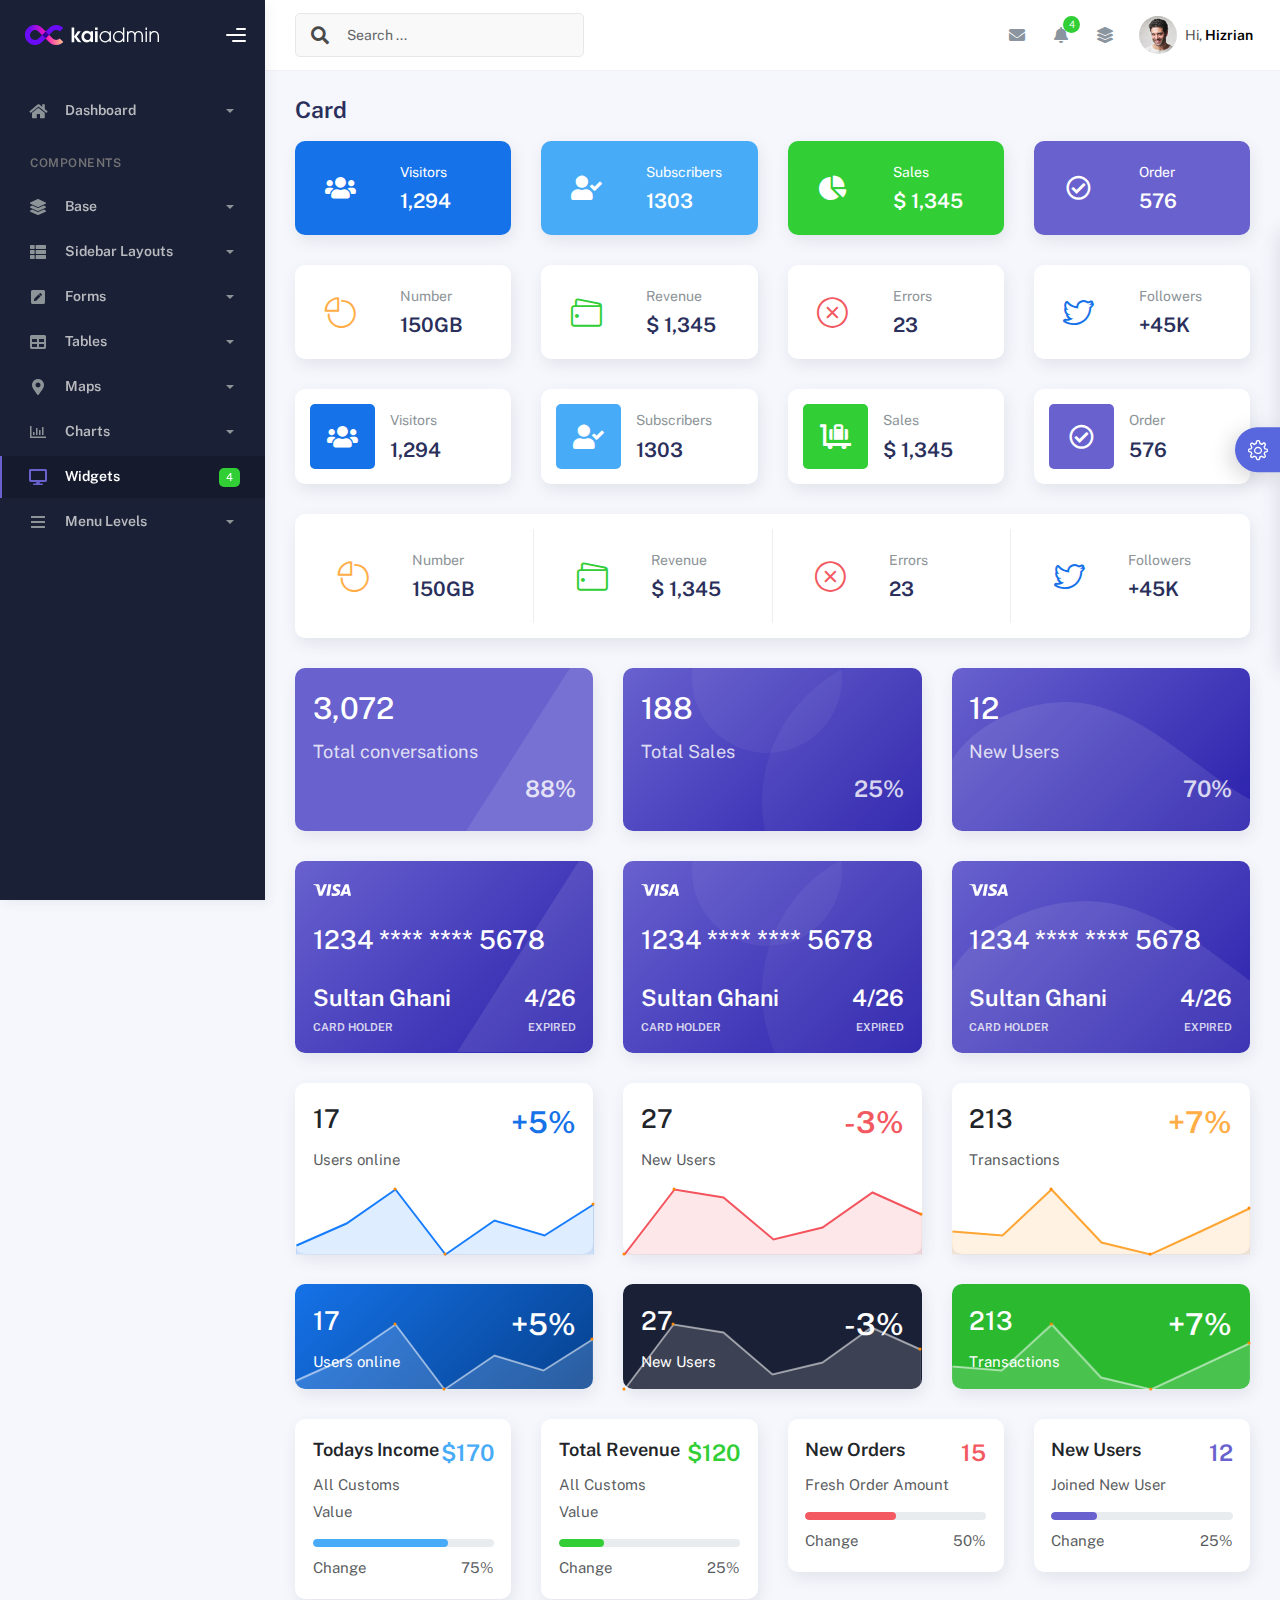
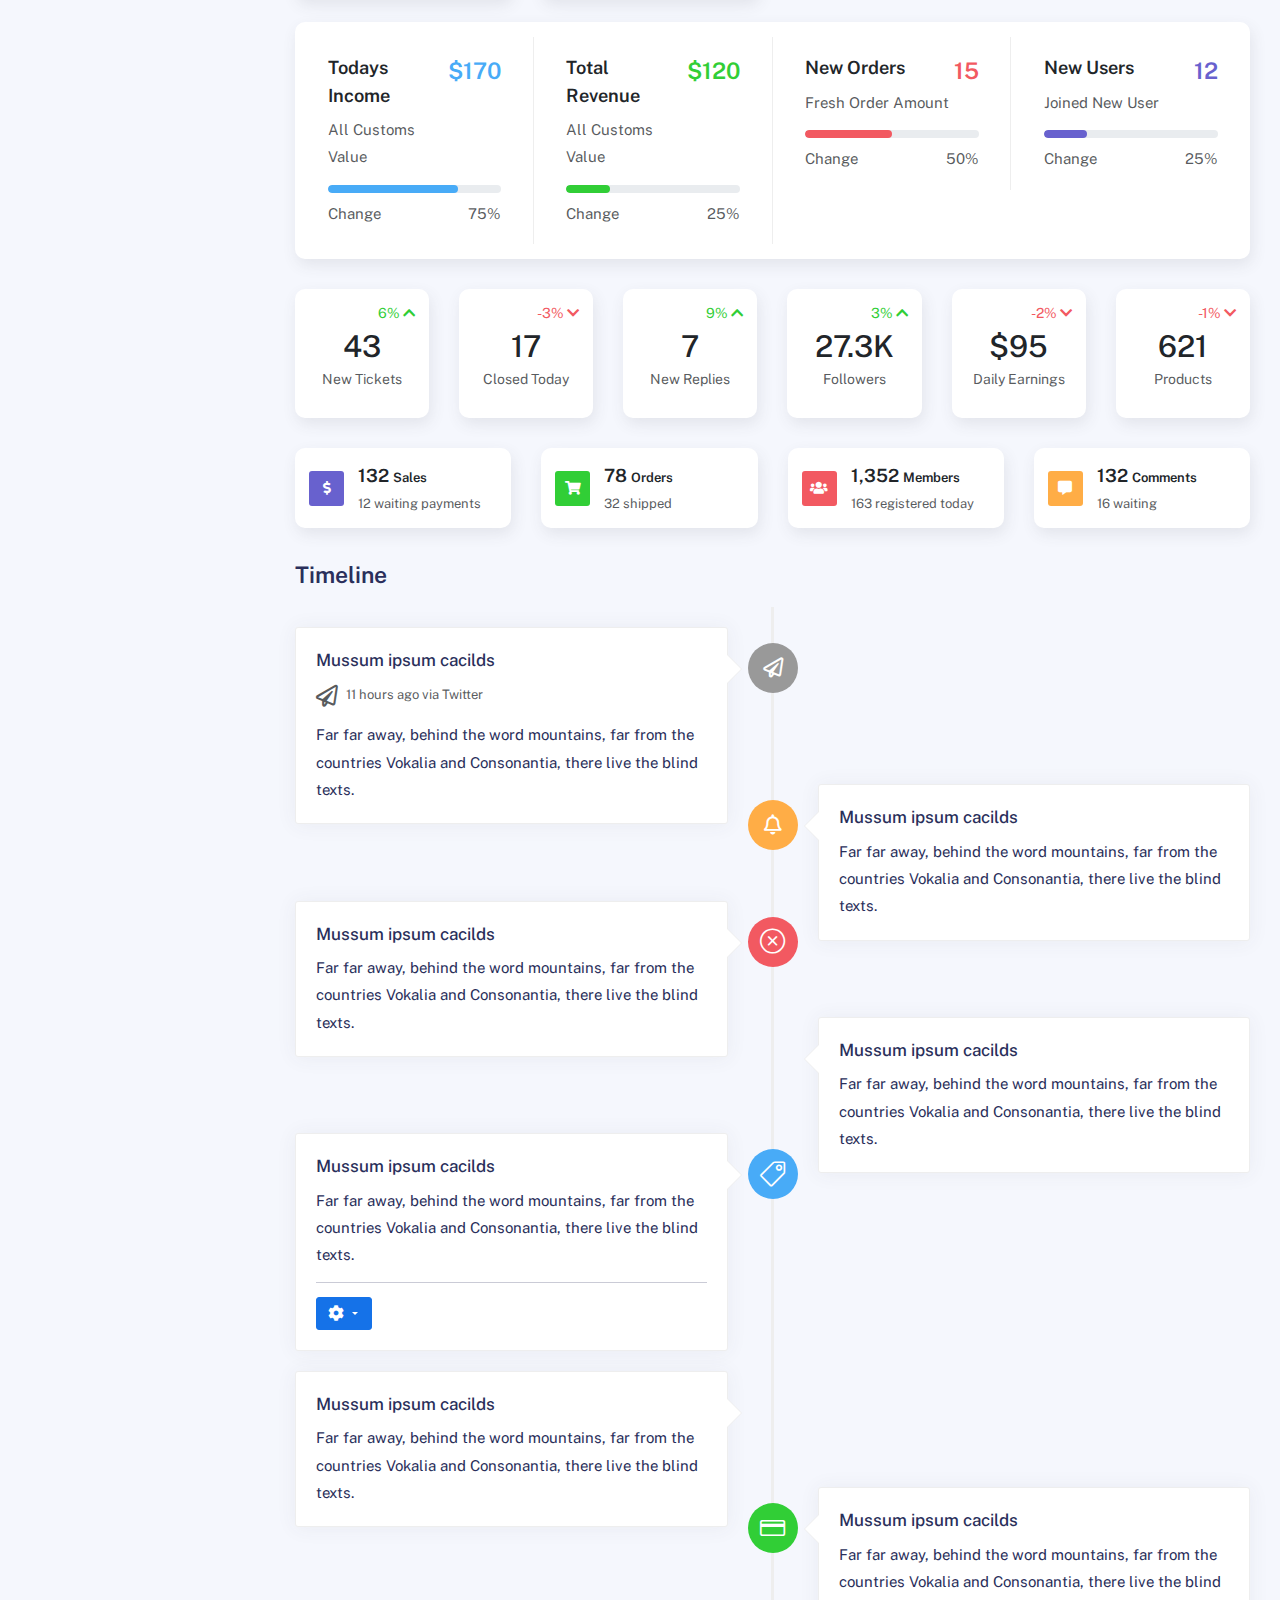
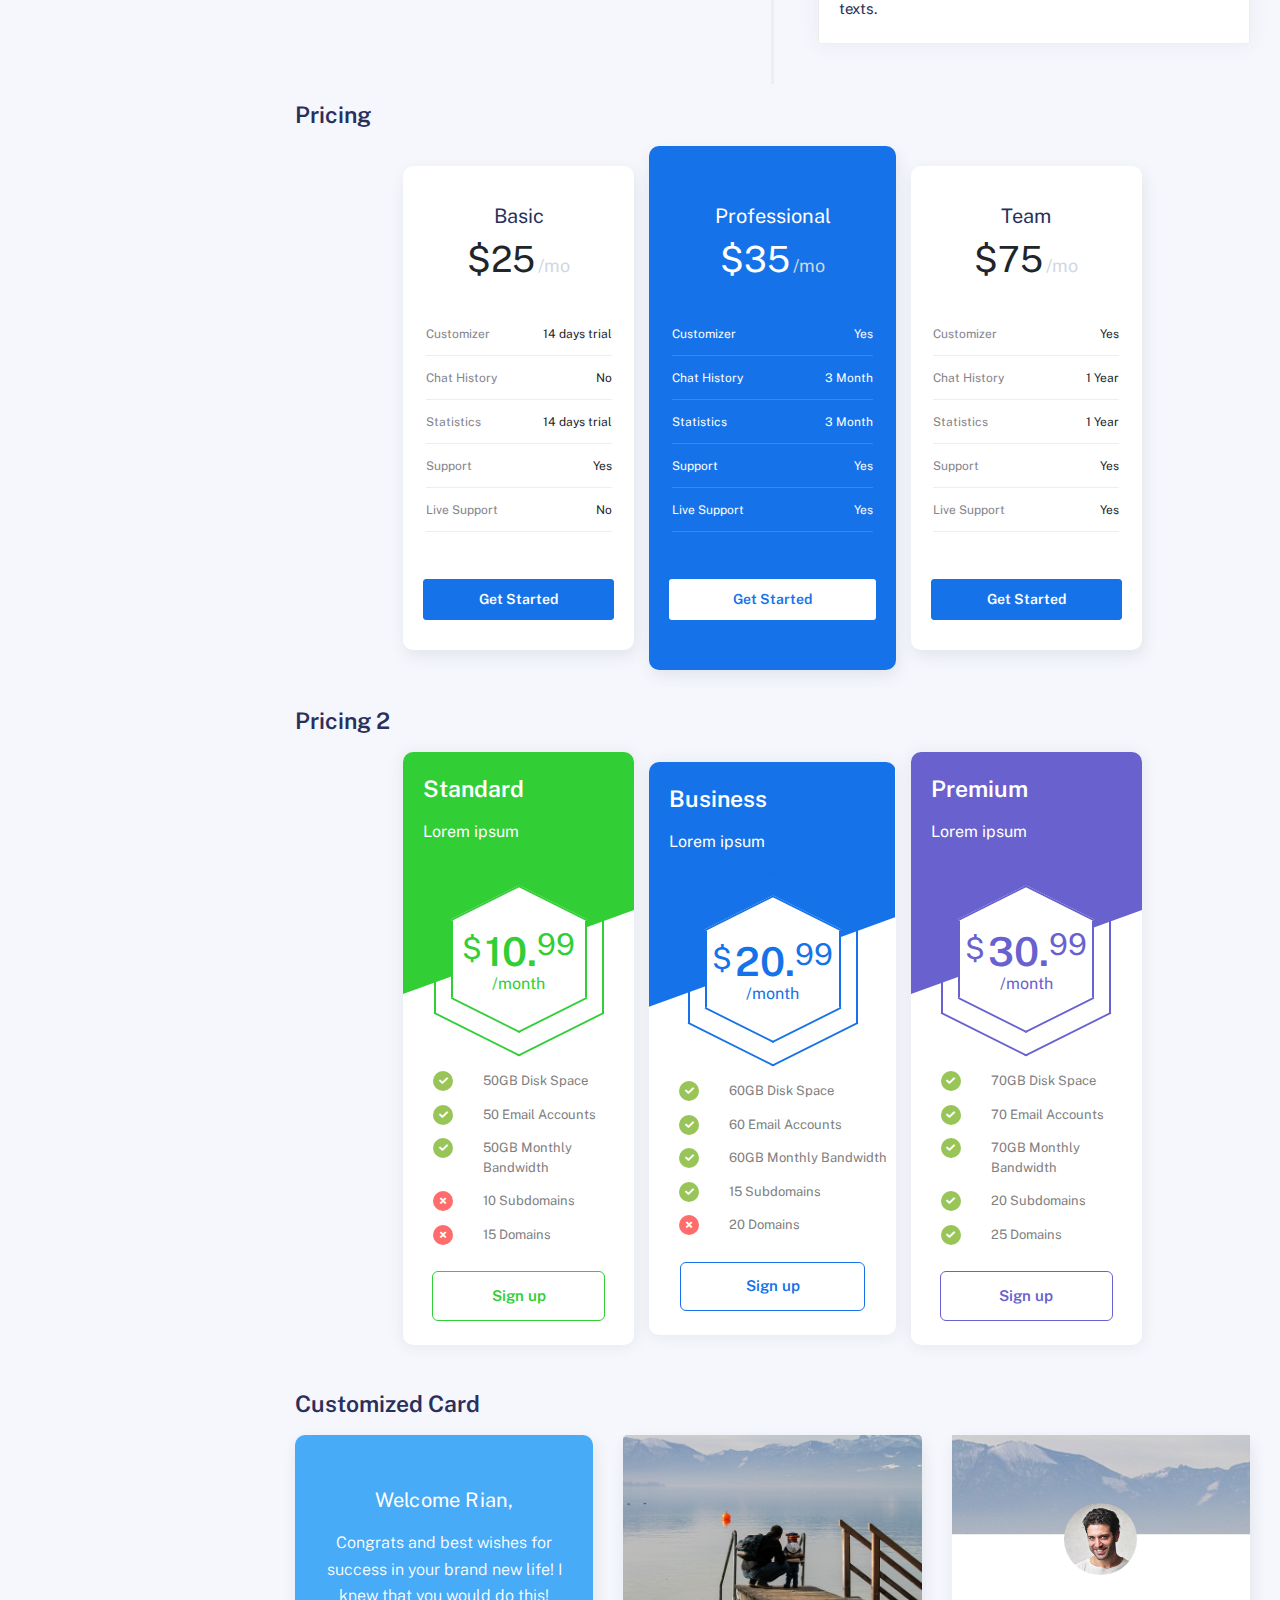
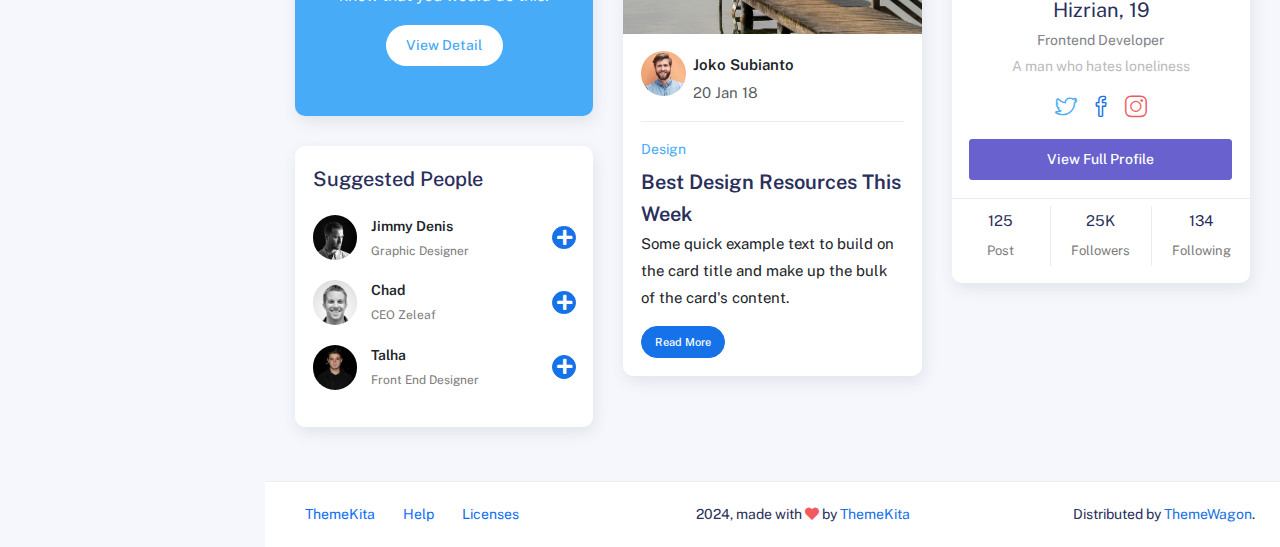
<file: kaiadmin-lite-1.0.0/widgets.html>
<!DOCTYPE html>
<html lang="en">
  <head>
    <meta http-equiv="X-UA-Compatible" content="IE=edge" />
    <title>Widgets - Kaiadmin Bootstrap 5 Admin Dashboard</title>
    <meta
      content="width=device-width, initial-scale=1.0, shrink-to-fit=no"
      name="viewport"
    />
    <link
      rel="icon"
      href="assets/img/kaiadmin/favicon.ico"
      type="image/x-icon"
    />

    <!-- Fonts and icons -->
    <script src="assets/js/plugin/webfont/webfont.min.js"></script>
    <script>
      WebFont.load({
        google: { families: ["Public Sans:300,400,500,600,700"] },
        custom: {
          families: [
            "Font Awesome 5 Solid",
            "Font Awesome 5 Regular",
            "Font Awesome 5 Brands",
            "simple-line-icons",
          ],
          urls: ["assets/css/fonts.min.css"],
        },
        active: function () {
          sessionStorage.fonts = true;
        },
      });
    </script>

    <!-- CSS Files -->
    <link rel="stylesheet" href="assets/css/bootstrap.min.css" />
    <link rel="stylesheet" href="assets/css/plugins.min.css" />
    <link rel="stylesheet" href="assets/css/kaiadmin.min.css" />

    <!-- CSS Just for demo purpose, don't include it in your project -->
    <link rel="stylesheet" href="assets/css/demo.css" />
  </head>
  <body>
    <div class="wrapper">
      <!-- Sidebar -->
      <div class="sidebar" data-background-color="dark">
        <div class="sidebar-logo">
          <!-- Logo Header -->
          <div class="logo-header" data-background-color="dark">
            <a href="index.html" class="logo">
              <img
                src="assets/img/kaiadmin/logo_light.svg"
                alt="navbar brand"
                class="navbar-brand"
                height="20"
              />
            </a>
            <div class="nav-toggle">
              <button class="btn btn-toggle toggle-sidebar">
                <i class="gg-menu-right"></i>
              </button>
              <button class="btn btn-toggle sidenav-toggler">
                <i class="gg-menu-left"></i>
              </button>
            </div>
            <button class="topbar-toggler more">
              <i class="gg-more-vertical-alt"></i>
            </button>
          </div>
          <!-- End Logo Header -->
        </div>
        <div class="sidebar-wrapper scrollbar scrollbar-inner">
          <div class="sidebar-content">
            <ul class="nav nav-secondary">
              <li class="nav-item">
                <a
                  data-bs-toggle="collapse"
                  href="#dashboard"
                  class="collapsed"
                  aria-expanded="false"
                >
                  <i class="fas fa-home"></i>
                  <p>Dashboard</p>
                  <span class="caret"></span>
                </a>
                <div class="collapse" id="dashboard">
                  <ul class="nav nav-collapse">
                    <li>
                      <a href="../demo1/index.html">
                        <span class="sub-item">Dashboard 1</span>
                      </a>
                    </li>
                  </ul>
                </div>
              </li>
              <li class="nav-section">
                <span class="sidebar-mini-icon">
                  <i class="fa fa-ellipsis-h"></i>
                </span>
                <h4 class="text-section">Components</h4>
              </li>
              <li class="nav-item">
                <a data-bs-toggle="collapse" href="#base">
                  <i class="fas fa-layer-group"></i>
                  <p>Base</p>
                  <span class="caret"></span>
                </a>
                <div class="collapse" id="base">
                  <ul class="nav nav-collapse">
                    <li>
                      <a href="components/avatars.html">
                        <span class="sub-item">Avatars</span>
                      </a>
                    </li>
                    <li>
                      <a href="components/buttons.html">
                        <span class="sub-item">Buttons</span>
                      </a>
                    </li>
                    <li>
                      <a href="components/gridsystem.html">
                        <span class="sub-item">Grid System</span>
                      </a>
                    </li>
                    <li>
                      <a href="components/panels.html">
                        <span class="sub-item">Panels</span>
                      </a>
                    </li>
                    <li>
                      <a href="components/notifications.html">
                        <span class="sub-item">Notifications</span>
                      </a>
                    </li>
                    <li>
                      <a href="components/sweetalert.html">
                        <span class="sub-item">Sweet Alert</span>
                      </a>
                    </li>
                    <li>
                      <a href="components/font-awesome-icons.html">
                        <span class="sub-item">Font Awesome Icons</span>
                      </a>
                    </li>
                    <li>
                      <a href="components/simple-line-icons.html">
                        <span class="sub-item">Simple Line Icons</span>
                      </a>
                    </li>
                    <li>
                      <a href="components/typography.html">
                        <span class="sub-item">Typography</span>
                      </a>
                    </li>
                  </ul>
                </div>
              </li>
              <li class="nav-item">
                <a data-bs-toggle="collapse" href="#sidebarLayouts">
                  <i class="fas fa-th-list"></i>
                  <p>Sidebar Layouts</p>
                  <span class="caret"></span>
                </a>
                <div class="collapse" id="sidebarLayouts">
                  <ul class="nav nav-collapse">
                    <li>
                      <a href="sidebar-style-2.html">
                        <span class="sub-item">Sidebar Style 2</span>
                      </a>
                    </li>
                    <li>
                      <a href="icon-menu.html">
                        <span class="sub-item">Icon Menu</span>
                      </a>
                    </li>
                  </ul>
                </div>
              </li>
              <li class="nav-item">
                <a data-bs-toggle="collapse" href="#forms">
                  <i class="fas fa-pen-square"></i>
                  <p>Forms</p>
                  <span class="caret"></span>
                </a>
                <div class="collapse" id="forms">
                  <ul class="nav nav-collapse">
                    <li>
                      <a href="forms/forms.html">
                        <span class="sub-item">Basic Form</span>
                      </a>
                    </li>
                  </ul>
                </div>
              </li>
              <li class="nav-item">
                <a data-bs-toggle="collapse" href="#tables">
                  <i class="fas fa-table"></i>
                  <p>Tables</p>
                  <span class="caret"></span>
                </a>
                <div class="collapse" id="tables">
                  <ul class="nav nav-collapse">
                    <li>
                      <a href="tables/tables.html">
                        <span class="sub-item">Basic Table</span>
                      </a>
                    </li>
                    <li>
                      <a href="tables/datatables.html">
                        <span class="sub-item">Datatables</span>
                      </a>
                    </li>
                  </ul>
                </div>
              </li>
              <li class="nav-item">
                <a data-bs-toggle="collapse" href="#maps">
                  <i class="fas fa-map-marker-alt"></i>
                  <p>Maps</p>
                  <span class="caret"></span>
                </a>
                <div class="collapse" id="maps">
                  <ul class="nav nav-collapse">
                    <li>
                      <a href="maps/googlemaps.html">
                        <span class="sub-item">Google Maps</span>
                      </a>
                    </li>
                    <li>
                      <a href="maps/jsvectormap.html">
                        <span class="sub-item">Jsvectormap</span>
                      </a>
                    </li>
                  </ul>
                </div>
              </li>
              <li class="nav-item">
                <a data-bs-toggle="collapse" href="#charts">
                  <i class="far fa-chart-bar"></i>
                  <p>Charts</p>
                  <span class="caret"></span>
                </a>
                <div class="collapse" id="charts">
                  <ul class="nav nav-collapse">
                    <li>
                      <a href="charts/charts.html">
                        <span class="sub-item">Chart Js</span>
                      </a>
                    </li>
                    <li>
                      <a href="charts/sparkline.html">
                        <span class="sub-item">Sparkline</span>
                      </a>
                    </li>
                  </ul>
                </div>
              </li>
              <li class="nav-item active">
                <a href="widgets.html">
                  <i class="fas fa-desktop"></i>
                  <p>Widgets</p>
                  <span class="badge badge-success">4</span>
                </a>
              </li>
              <li class="nav-item">
                <a data-bs-toggle="collapse" href="#submenu">
                  <i class="fas fa-bars"></i>
                  <p>Menu Levels</p>
                  <span class="caret"></span>
                </a>
                <div class="collapse" id="submenu">
                  <ul class="nav nav-collapse">
                    <li>
                      <a data-bs-toggle="collapse" href="#subnav1">
                        <span class="sub-item">Level 1</span>
                        <span class="caret"></span>
                      </a>
                      <div class="collapse" id="subnav1">
                        <ul class="nav nav-collapse subnav">
                          <li>
                            <a href="#">
                              <span class="sub-item">Level 2</span>
                            </a>
                          </li>
                          <li>
                            <a href="#">
                              <span class="sub-item">Level 2</span>
                            </a>
                          </li>
                        </ul>
                      </div>
                    </li>
                    <li>
                      <a data-bs-toggle="collapse" href="#subnav2">
                        <span class="sub-item">Level 1</span>
                        <span class="caret"></span>
                      </a>
                      <div class="collapse" id="subnav2">
                        <ul class="nav nav-collapse subnav">
                          <li>
                            <a href="#">
                              <span class="sub-item">Level 2</span>
                            </a>
                          </li>
                        </ul>
                      </div>
                    </li>
                    <li>
                      <a href="#">
                        <span class="sub-item">Level 1</span>
                      </a>
                    </li>
                  </ul>
                </div>
              </li>
            </ul>
          </div>
        </div>
      </div>
      <!-- End Sidebar -->

      <div class="main-panel">
        <div class="main-header">
          <div class="main-header-logo">
            <!-- Logo Header -->
            <div class="logo-header" data-background-color="dark">
              <a href="index.html" class="logo">
                <img
                  src="assets/img/kaiadmin/logo_light.svg"
                  alt="navbar brand"
                  class="navbar-brand"
                  height="20"
                />
              </a>
              <div class="nav-toggle">
                <button class="btn btn-toggle toggle-sidebar">
                  <i class="gg-menu-right"></i>
                </button>
                <button class="btn btn-toggle sidenav-toggler">
                  <i class="gg-menu-left"></i>
                </button>
              </div>
              <button class="topbar-toggler more">
                <i class="gg-more-vertical-alt"></i>
              </button>
            </div>
            <!-- End Logo Header -->
          </div>
          <!-- Navbar Header -->
          <nav
            class="navbar navbar-header navbar-header-transparent navbar-expand-lg border-bottom"
          >
            <div class="container-fluid">
              <nav
                class="navbar navbar-header-left navbar-expand-lg navbar-form nav-search p-0 d-none d-lg-flex"
              >
                <div class="input-group">
                  <div class="input-group-prepend">
                    <button type="submit" class="btn btn-search pe-1">
                      <i class="fa fa-search search-icon"></i>
                    </button>
                  </div>
                  <input
                    type="text"
                    placeholder="Search ..."
                    class="form-control"
                  />
                </div>
              </nav>

              <ul class="navbar-nav topbar-nav ms-md-auto align-items-center">
                <li
                  class="nav-item topbar-icon dropdown hidden-caret d-flex d-lg-none"
                >
                  <a
                    class="nav-link dropdown-toggle"
                    data-bs-toggle="dropdown"
                    href="#"
                    role="button"
                    aria-expanded="false"
                    aria-haspopup="true"
                  >
                    <i class="fa fa-search"></i>
                  </a>
                  <ul class="dropdown-menu dropdown-search animated fadeIn">
                    <form class="navbar-left navbar-form nav-search">
                      <div class="input-group">
                        <input
                          type="text"
                          placeholder="Search ..."
                          class="form-control"
                        />
                      </div>
                    </form>
                  </ul>
                </li>
                <li class="nav-item topbar-icon dropdown hidden-caret">
                  <a
                    class="nav-link dropdown-toggle"
                    href="#"
                    id="messageDropdown"
                    role="button"
                    data-bs-toggle="dropdown"
                    aria-haspopup="true"
                    aria-expanded="false"
                  >
                    <i class="fa fa-envelope"></i>
                  </a>
                  <ul
                    class="dropdown-menu messages-notif-box animated fadeIn"
                    aria-labelledby="messageDropdown"
                  >
                    <li>
                      <div
                        class="dropdown-title d-flex justify-content-between align-items-center"
                      >
                        Messages
                        <a href="#" class="small">Mark all as read</a>
                      </div>
                    </li>
                    <li>
                      <div class="message-notif-scroll scrollbar-outer">
                        <div class="notif-center">
                          <a href="#">
                            <div class="notif-img">
                              <img
                                src="assets/img/jm_denis.jpg"
                                alt="Img Profile"
                              />
                            </div>
                            <div class="notif-content">
                              <span class="subject">Jimmy Denis</span>
                              <span class="block"> How are you ? </span>
                              <span class="time">5 minutes ago</span>
                            </div>
                          </a>
                          <a href="#">
                            <div class="notif-img">
                              <img
                                src="assets/img/chadengle.jpg"
                                alt="Img Profile"
                              />
                            </div>
                            <div class="notif-content">
                              <span class="subject">Chad</span>
                              <span class="block"> Ok, Thanks ! </span>
                              <span class="time">12 minutes ago</span>
                            </div>
                          </a>
                          <a href="#">
                            <div class="notif-img">
                              <img
                                src="assets/img/mlane.jpg"
                                alt="Img Profile"
                              />
                            </div>
                            <div class="notif-content">
                              <span class="subject">Jhon Doe</span>
                              <span class="block">
                                Ready for the meeting today...
                              </span>
                              <span class="time">12 minutes ago</span>
                            </div>
                          </a>
                          <a href="#">
                            <div class="notif-img">
                              <img
                                src="assets/img/talha.jpg"
                                alt="Img Profile"
                              />
                            </div>
                            <div class="notif-content">
                              <span class="subject">Talha</span>
                              <span class="block"> Hi, Apa Kabar ? </span>
                              <span class="time">17 minutes ago</span>
                            </div>
                          </a>
                        </div>
                      </div>
                    </li>
                    <li>
                      <a class="see-all" href="javascript:void(0);"
                        >See all messages<i class="fa fa-angle-right"></i>
                      </a>
                    </li>
                  </ul>
                </li>
                <li class="nav-item topbar-icon dropdown hidden-caret">
                  <a
                    class="nav-link dropdown-toggle"
                    href="#"
                    id="notifDropdown"
                    role="button"
                    data-bs-toggle="dropdown"
                    aria-haspopup="true"
                    aria-expanded="false"
                  >
                    <i class="fa fa-bell"></i>
                    <span class="notification">4</span>
                  </a>
                  <ul
                    class="dropdown-menu notif-box animated fadeIn"
                    aria-labelledby="notifDropdown"
                  >
                    <li>
                      <div class="dropdown-title">
                        You have 4 new notification
                      </div>
                    </li>
                    <li>
                      <div class="notif-scroll scrollbar-outer">
                        <div class="notif-center">
                          <a href="#">
                            <div class="notif-icon notif-primary">
                              <i class="fa fa-user-plus"></i>
                            </div>
                            <div class="notif-content">
                              <span class="block"> New user registered </span>
                              <span class="time">5 minutes ago</span>
                            </div>
                          </a>
                          <a href="#">
                            <div class="notif-icon notif-success">
                              <i class="fa fa-comment"></i>
                            </div>
                            <div class="notif-content">
                              <span class="block">
                                Rahmad commented on Admin
                              </span>
                              <span class="time">12 minutes ago</span>
                            </div>
                          </a>
                          <a href="#">
                            <div class="notif-img">
                              <img
                                src="assets/img/profile2.jpg"
                                alt="Img Profile"
                              />
                            </div>
                            <div class="notif-content">
                              <span class="block">
                                Reza send messages to you
                              </span>
                              <span class="time">12 minutes ago</span>
                            </div>
                          </a>
                          <a href="#">
                            <div class="notif-icon notif-danger">
                              <i class="fa fa-heart"></i>
                            </div>
                            <div class="notif-content">
                              <span class="block"> Farrah liked Admin </span>
                              <span class="time">17 minutes ago</span>
                            </div>
                          </a>
                        </div>
                      </div>
                    </li>
                    <li>
                      <a class="see-all" href="javascript:void(0);"
                        >See all notifications<i class="fa fa-angle-right"></i>
                      </a>
                    </li>
                  </ul>
                </li>
                <li class="nav-item topbar-icon dropdown hidden-caret">
                  <a
                    class="nav-link"
                    data-bs-toggle="dropdown"
                    href="#"
                    aria-expanded="false"
                  >
                    <i class="fas fa-layer-group"></i>
                  </a>
                  <div class="dropdown-menu quick-actions animated fadeIn">
                    <div class="quick-actions-header">
                      <span class="title mb-1">Quick Actions</span>
                      <span class="subtitle op-7">Shortcuts</span>
                    </div>
                    <div class="quick-actions-scroll scrollbar-outer">
                      <div class="quick-actions-items">
                        <div class="row m-0">
                          <a class="col-6 col-md-4 p-0" href="#">
                            <div class="quick-actions-item">
                              <div class="avatar-item bg-danger rounded-circle">
                                <i class="far fa-calendar-alt"></i>
                              </div>
                              <span class="text">Calendar</span>
                            </div>
                          </a>
                          <a class="col-6 col-md-4 p-0" href="#">
                            <div class="quick-actions-item">
                              <div
                                class="avatar-item bg-warning rounded-circle"
                              >
                                <i class="fas fa-map"></i>
                              </div>
                              <span class="text">Maps</span>
                            </div>
                          </a>
                          <a class="col-6 col-md-4 p-0" href="#">
                            <div class="quick-actions-item">
                              <div class="avatar-item bg-info rounded-circle">
                                <i class="fas fa-file-excel"></i>
                              </div>
                              <span class="text">Reports</span>
                            </div>
                          </a>
                          <a class="col-6 col-md-4 p-0" href="#">
                            <div class="quick-actions-item">
                              <div
                                class="avatar-item bg-success rounded-circle"
                              >
                                <i class="fas fa-envelope"></i>
                              </div>
                              <span class="text">Emails</span>
                            </div>
                          </a>
                          <a class="col-6 col-md-4 p-0" href="#">
                            <div class="quick-actions-item">
                              <div
                                class="avatar-item bg-primary rounded-circle"
                              >
                                <i class="fas fa-file-invoice-dollar"></i>
                              </div>
                              <span class="text">Invoice</span>
                            </div>
                          </a>
                          <a class="col-6 col-md-4 p-0" href="#">
                            <div class="quick-actions-item">
                              <div
                                class="avatar-item bg-secondary rounded-circle"
                              >
                                <i class="fas fa-credit-card"></i>
                              </div>
                              <span class="text">Payments</span>
                            </div>
                          </a>
                        </div>
                      </div>
                    </div>
                  </div>
                </li>

                <li class="nav-item topbar-user dropdown hidden-caret">
                  <a
                    class="dropdown-toggle profile-pic"
                    data-bs-toggle="dropdown"
                    href="#"
                    aria-expanded="false"
                  >
                    <div class="avatar-sm">
                      <img
                        src="assets/img/profile.jpg"
                        alt="..."
                        class="avatar-img rounded-circle"
                      />
                    </div>
                    <span class="profile-username">
                      <span class="op-7">Hi,</span>
                      <span class="fw-bold">Hizrian</span>
                    </span>
                  </a>
                  <ul class="dropdown-menu dropdown-user animated fadeIn">
                    <div class="dropdown-user-scroll scrollbar-outer">
                      <li>
                        <div class="user-box">
                          <div class="avatar-lg">
                            <img
                              src="assets/img/profile.jpg"
                              alt="image profile"
                              class="avatar-img rounded"
                            />
                          </div>
                          <div class="u-text">
                            <h4>Hizrian</h4>
                            <p class="text-muted">hello@example.com</p>
                            <a
                              href="profile.html"
                              class="btn btn-xs btn-secondary btn-sm"
                              >View Profile</a
                            >
                          </div>
                        </div>
                      </li>
                      <li>
                        <div class="dropdown-divider"></div>
                        <a class="dropdown-item" href="#">My Profile</a>
                        <a class="dropdown-item" href="#">My Balance</a>
                        <a class="dropdown-item" href="#">Inbox</a>
                        <div class="dropdown-divider"></div>
                        <a class="dropdown-item" href="#">Account Setting</a>
                        <div class="dropdown-divider"></div>
                        <a class="dropdown-item" href="#">Logout</a>
                      </li>
                    </div>
                  </ul>
                </li>
              </ul>
            </div>
          </nav>
          <!-- End Navbar -->
        </div>

        <div class="container">
          <div class="page-inner">
            <!-- Card -->
            <h3 class="fw-bold mb-3">Card</h3>
            <div class="row">
              <div class="col-sm-6 col-md-3">
                <div class="card card-stats card-primary card-round">
                  <div class="card-body">
                    <div class="row">
                      <div class="col-5">
                        <div class="icon-big text-center">
                          <i class="fas fa-users"></i>
                        </div>
                      </div>
                      <div class="col-7 col-stats">
                        <div class="numbers">
                          <p class="card-category">Visitors</p>
                          <h4 class="card-title">1,294</h4>
                        </div>
                      </div>
                    </div>
                  </div>
                </div>
              </div>
              <div class="col-sm-6 col-md-3">
                <div class="card card-stats card-info card-round">
                  <div class="card-body">
                    <div class="row">
                      <div class="col-5">
                        <div class="icon-big text-center">
                          <i class="fas fa-user-check"></i>
                        </div>
                      </div>
                      <div class="col-7 col-stats">
                        <div class="numbers">
                          <p class="card-category">Subscribers</p>
                          <h4 class="card-title">1303</h4>
                        </div>
                      </div>
                    </div>
                  </div>
                </div>
              </div>
              <div class="col-sm-6 col-md-3">
                <div class="card card-stats card-success card-round">
                  <div class="card-body">
                    <div class="row">
                      <div class="col-5">
                        <div class="icon-big text-center">
                          <i class="fas fa-chart-pie"></i>
                        </div>
                      </div>
                      <div class="col-7 col-stats">
                        <div class="numbers">
                          <p class="card-category">Sales</p>
                          <h4 class="card-title">$ 1,345</h4>
                        </div>
                      </div>
                    </div>
                  </div>
                </div>
              </div>
              <div class="col-sm-6 col-md-3">
                <div class="card card-stats card-secondary card-round">
                  <div class="card-body">
                    <div class="row">
                      <div class="col-5">
                        <div class="icon-big text-center">
                          <i class="far fa-check-circle"></i>
                        </div>
                      </div>
                      <div class="col-7 col-stats">
                        <div class="numbers">
                          <p class="card-category">Order</p>
                          <h4 class="card-title">576</h4>
                        </div>
                      </div>
                    </div>
                  </div>
                </div>
              </div>
            </div>
            <!-- Card With Icon States Color -->
            <div class="row">
              <div class="col-sm-6 col-md-3">
                <div class="card card-stats card-round">
                  <div class="card-body">
                    <div class="row">
                      <div class="col-5">
                        <div class="icon-big text-center">
                          <i class="icon-pie-chart text-warning"></i>
                        </div>
                      </div>
                      <div class="col-7 col-stats">
                        <div class="numbers">
                          <p class="card-category">Number</p>
                          <h4 class="card-title">150GB</h4>
                        </div>
                      </div>
                    </div>
                  </div>
                </div>
              </div>
              <div class="col-sm-6 col-md-3">
                <div class="card card-stats card-round">
                  <div class="card-body">
                    <div class="row">
                      <div class="col-5">
                        <div class="icon-big text-center">
                          <i class="icon-wallet text-success"></i>
                        </div>
                      </div>
                      <div class="col-7 col-stats">
                        <div class="numbers">
                          <p class="card-category">Revenue</p>
                          <h4 class="card-title">$ 1,345</h4>
                        </div>
                      </div>
                    </div>
                  </div>
                </div>
              </div>
              <div class="col-sm-6 col-md-3">
                <div class="card card-stats card-round">
                  <div class="card-body">
                    <div class="row">
                      <div class="col-5">
                        <div class="icon-big text-center">
                          <i class="icon-close text-danger"></i>
                        </div>
                      </div>
                      <div class="col-7 col-stats">
                        <div class="numbers">
                          <p class="card-category">Errors</p>
                          <h4 class="card-title">23</h4>
                        </div>
                      </div>
                    </div>
                  </div>
                </div>
              </div>
              <div class="col-sm-6 col-md-3">
                <div class="card card-stats card-round">
                  <div class="card-body">
                    <div class="row">
                      <div class="col-5">
                        <div class="icon-big text-center">
                          <i class="icon-social-twitter text-primary"></i>
                        </div>
                      </div>
                      <div class="col-7 col-stats">
                        <div class="numbers">
                          <p class="card-category">Followers</p>
                          <h4 class="card-title">+45K</h4>
                        </div>
                      </div>
                    </div>
                  </div>
                </div>
              </div>
            </div>
            <!-- Card With Icon States Background -->
            <div class="row">
              <div class="col-sm-6 col-md-3">
                <div class="card card-stats card-round">
                  <div class="card-body">
                    <div class="row align-items-center">
                      <div class="col-icon">
                        <div
                          class="icon-big text-center icon-primary bubble-shadow-small"
                        >
                          <i class="fas fa-users"></i>
                        </div>
                      </div>
                      <div class="col col-stats ms-3 ms-sm-0">
                        <div class="numbers">
                          <p class="card-category">Visitors</p>
                          <h4 class="card-title">1,294</h4>
                        </div>
                      </div>
                    </div>
                  </div>
                </div>
              </div>
              <div class="col-sm-6 col-md-3">
                <div class="card card-stats card-round">
                  <div class="card-body">
                    <div class="row align-items-center">
                      <div class="col-icon">
                        <div
                          class="icon-big text-center icon-info bubble-shadow-small"
                        >
                          <i class="fas fa-user-check"></i>
                        </div>
                      </div>
                      <div class="col col-stats ms-3 ms-sm-0">
                        <div class="numbers">
                          <p class="card-category">Subscribers</p>
                          <h4 class="card-title">1303</h4>
                        </div>
                      </div>
                    </div>
                  </div>
                </div>
              </div>
              <div class="col-sm-6 col-md-3">
                <div class="card card-stats card-round">
                  <div class="card-body">
                    <div class="row align-items-center">
                      <div class="col-icon">
                        <div
                          class="icon-big text-center icon-success bubble-shadow-small"
                        >
                          <i class="fas fa-luggage-cart"></i>
                        </div>
                      </div>
                      <div class="col col-stats ms-3 ms-sm-0">
                        <div class="numbers">
                          <p class="card-category">Sales</p>
                          <h4 class="card-title">$ 1,345</h4>
                        </div>
                      </div>
                    </div>
                  </div>
                </div>
              </div>
              <div class="col-sm-6 col-md-3">
                <div class="card card-stats card-round">
                  <div class="card-body">
                    <div class="row align-items-center">
                      <div class="col-icon">
                        <div
                          class="icon-big text-center icon-secondary bubble-shadow-small"
                        >
                          <i class="far fa-check-circle"></i>
                        </div>
                      </div>
                      <div class="col col-stats ms-3 ms-sm-0">
                        <div class="numbers">
                          <p class="card-category">Order</p>
                          <h4 class="card-title">576</h4>
                        </div>
                      </div>
                    </div>
                  </div>
                </div>
              </div>
            </div>
            <!-- Row Card No Padding -->
            <div class="row row-card-no-pd">
              <div class="col-sm-6 col-md-3">
                <div class="card card-stats card-round">
                  <div class="card-body">
                    <div class="row">
                      <div class="col-5">
                        <div class="icon-big text-center">
                          <i class="icon-pie-chart text-warning"></i>
                        </div>
                      </div>
                      <div class="col-7 col-stats">
                        <div class="numbers">
                          <p class="card-category">Number</p>
                          <h4 class="card-title">150GB</h4>
                        </div>
                      </div>
                    </div>
                  </div>
                </div>
              </div>
              <div class="col-sm-6 col-md-3">
                <div class="card card-stats card-round">
                  <div class="card-body">
                    <div class="row">
                      <div class="col-5">
                        <div class="icon-big text-center">
                          <i class="icon-wallet text-success"></i>
                        </div>
                      </div>
                      <div class="col-7 col-stats">
                        <div class="numbers">
                          <p class="card-category">Revenue</p>
                          <h4 class="card-title">$ 1,345</h4>
                        </div>
                      </div>
                    </div>
                  </div>
                </div>
              </div>
              <div class="col-sm-6 col-md-3">
                <div class="card card-stats card-round">
                  <div class="card-body">
                    <div class="row">
                      <div class="col-5">
                        <div class="icon-big text-center">
                          <i class="icon-close text-danger"></i>
                        </div>
                      </div>
                      <div class="col-7 col-stats">
                        <div class="numbers">
                          <p class="card-category">Errors</p>
                          <h4 class="card-title">23</h4>
                        </div>
                      </div>
                    </div>
                  </div>
                </div>
              </div>
              <div class="col-sm-6 col-md-3">
                <div class="card card-stats card-round">
                  <div class="card-body">
                    <div class="row">
                      <div class="col-5">
                        <div class="icon-big text-center">
                          <i class="icon-social-twitter text-primary"></i>
                        </div>
                      </div>
                      <div class="col-7 col-stats">
                        <div class="numbers">
                          <p class="card-category">Followers</p>
                          <h4 class="card-title">+45K</h4>
                        </div>
                      </div>
                    </div>
                  </div>
                </div>
              </div>
            </div>

            <div class="row">
              <div class="col-md-4">
                <div class="card card-secondary">
                  <div class="card-body skew-shadow">
                    <h1>3,072</h1>
                    <h5 class="op-8">Total conversations</h5>
                    <div class="pull-right">
                      <h3 class="fw-bold op-8">88%</h3>
                    </div>
                  </div>
                </div>
              </div>
              <div class="col-md-4">
                <div class="card card-secondary bg-secondary-gradient">
                  <div class="card-body bubble-shadow">
                    <h1>188</h1>
                    <h5 class="op-8">Total Sales</h5>
                    <div class="pull-right">
                      <h3 class="fw-bold op-8">25%</h3>
                    </div>
                  </div>
                </div>
              </div>
              <div class="col-md-4">
                <div class="card card-secondary bg-secondary-gradient">
                  <div class="card-body curves-shadow">
                    <h1>12</h1>
                    <h5 class="op-8">New Users</h5>
                    <div class="pull-right">
                      <h3 class="fw-bold op-8">70%</h3>
                    </div>
                  </div>
                </div>
              </div>
            </div>

            <div class="row">
              <div class="col-md-4">
                <div class="card card-secondary bg-secondary-gradient">
                  <div class="card-body skew-shadow">
                    <img
                      src="assets/img/visa.svg"
                      height="12.5"
                      alt="Visa Logo"
                    />
                    <h2 class="py-4 mb-0">1234 **** **** 5678</h2>
                    <div class="row">
                      <div class="col-8 pe-0">
                        <h3 class="fw-bold mb-1">Sultan Ghani</h3>
                        <div class="text-small text-uppercase fw-bold op-8">
                          Card Holder
                        </div>
                      </div>
                      <div class="col-4 ps-0 text-end">
                        <h3 class="fw-bold mb-1">4/26</h3>
                        <div class="text-small text-uppercase fw-bold op-8">
                          Expired
                        </div>
                      </div>
                    </div>
                  </div>
                </div>
              </div>
              <div class="col-md-4">
                <div class="card card-secondary bg-secondary-gradient">
                  <div class="card-body bubble-shadow">
                    <img
                      src="assets/img/visa.svg"
                      height="12.5"
                      alt="Visa Logo"
                    />
                    <h2 class="py-4 mb-0">1234 **** **** 5678</h2>
                    <div class="row">
                      <div class="col-8 pe-0">
                        <h3 class="fw-bold mb-1">Sultan Ghani</h3>
                        <div class="text-small text-uppercase fw-bold op-8">
                          Card Holder
                        </div>
                      </div>
                      <div class="col-4 ps-0 text-end">
                        <h3 class="fw-bold mb-1">4/26</h3>
                        <div class="text-small text-uppercase fw-bold op-8">
                          Expired
                        </div>
                      </div>
                    </div>
                  </div>
                </div>
              </div>
              <div class="col-md-4">
                <div class="card card-secondary bg-secondary-gradient">
                  <div class="card-body curves-shadow">
                    <img
                      src="assets/img/visa.svg"
                      height="12.5"
                      alt="Visa Logo"
                    />
                    <h2 class="py-4 mb-0">1234 **** **** 5678</h2>
                    <div class="row">
                      <div class="col-8 pe-0">
                        <h3 class="fw-bold mb-1">Sultan Ghani</h3>
                        <div class="text-small text-uppercase fw-bold op-8">
                          Card Holder
                        </div>
                      </div>
                      <div class="col-4 ps-0 text-end">
                        <h3 class="fw-bold mb-1">4/26</h3>
                        <div class="text-small text-uppercase fw-bold op-8">
                          Expired
                        </div>
                      </div>
                    </div>
                  </div>
                </div>
              </div>
            </div>

            <div class="row">
              <div class="col-md-4">
                <div class="card">
                  <div class="card-body pb-0">
                    <div class="h1 fw-bold float-end text-primary">+5%</div>
                    <h2 class="mb-2">17</h2>
                    <p class="text-muted">Users online</p>
                    <div class="pull-in sparkline-fix">
                      <div id="lineChart"></div>
                    </div>
                  </div>
                </div>
              </div>
              <div class="col-md-4">
                <div class="card">
                  <div class="card-body pb-0">
                    <div class="h1 fw-bold float-end text-danger">-3%</div>
                    <h2 class="mb-2">27</h2>
                    <p class="text-muted">New Users</p>
                    <div class="pull-in sparkline-fix">
                      <div id="lineChart2"></div>
                    </div>
                  </div>
                </div>
              </div>
              <div class="col-md-4">
                <div class="card">
                  <div class="card-body pb-0">
                    <div class="h1 fw-bold float-end text-warning">+7%</div>
                    <h2 class="mb-2">213</h2>
                    <p class="text-muted">Transactions</p>
                    <div class="pull-in sparkline-fix">
                      <div id="lineChart3"></div>
                    </div>
                  </div>
                </div>
              </div>
            </div>

            <div class="row">
              <div class="col-md-4">
                <div class="card card-primary bg-primary-gradient">
                  <div class="card-body pb-0">
                    <div class="h1 fw-bold float-end">+5%</div>
                    <h2 class="mb-2">17</h2>
                    <p>Users online</p>
                    <div class="pull-in sparkline-fix chart-as-background">
                      <div id="lineChart4"></div>
                    </div>
                  </div>
                </div>
              </div>
              <div class="col-md-4">
                <div class="card card-black">
                  <div class="card-body pb-0">
                    <div class="h1 fw-bold float-end">-3%</div>
                    <h2 class="mb-2">27</h2>
                    <p>New Users</p>
                    <div class="pull-in sparkline-fix chart-as-background">
                      <div id="lineChart5"></div>
                    </div>
                  </div>
                </div>
              </div>
              <div class="col-md-4">
                <div class="card card-success bg-success2">
                  <div class="card-body pb-0">
                    <div class="h1 fw-bold float-end">+7%</div>
                    <h2 class="mb-2">213</h2>
                    <p>Transactions</p>
                    <div class="pull-in sparkline-fix chart-as-background">
                      <div id="lineChart6"></div>
                    </div>
                  </div>
                </div>
              </div>
            </div>

            <div class="row">
              <div class="col-12 col-sm-6 col-md-6 col-xl-3">
                <div class="card">
                  <div class="card-body">
                    <div class="d-flex justify-content-between">
                      <div>
                        <h5><b>Todays Income</b></h5>
                        <p class="text-muted">All Customs Value</p>
                      </div>
                      <h3 class="text-info fw-bold">$170</h3>
                    </div>
                    <div class="progress progress-sm">
                      <div
                        class="progress-bar bg-info w-75"
                        role="progressbar"
                        aria-valuenow="75"
                        aria-valuemin="0"
                        aria-valuemax="100"
                      ></div>
                    </div>
                    <div class="d-flex justify-content-between mt-2">
                      <p class="text-muted mb-0">Change</p>
                      <p class="text-muted mb-0">75%</p>
                    </div>
                  </div>
                </div>
              </div>
              <div class="col-12 col-sm-6 col-md-6 col-xl-3">
                <div class="card">
                  <div class="card-body">
                    <div class="d-flex justify-content-between">
                      <div>
                        <h5><b>Total Revenue</b></h5>
                        <p class="text-muted">All Customs Value</p>
                      </div>
                      <h3 class="text-success fw-bold">$120</h3>
                    </div>
                    <div class="progress progress-sm">
                      <div
                        class="progress-bar bg-success w-25"
                        role="progressbar"
                        aria-valuenow="25"
                        aria-valuemin="0"
                        aria-valuemax="100"
                      ></div>
                    </div>
                    <div class="d-flex justify-content-between mt-2">
                      <p class="text-muted mb-0">Change</p>
                      <p class="text-muted mb-0">25%</p>
                    </div>
                  </div>
                </div>
              </div>
              <div class="col-12 col-sm-6 col-md-6 col-xl-3">
                <div class="card">
                  <div class="card-body">
                    <div class="d-flex justify-content-between">
                      <div>
                        <h5><b>New Orders</b></h5>
                        <p class="text-muted">Fresh Order Amount</p>
                      </div>
                      <h3 class="text-danger fw-bold">15</h3>
                    </div>
                    <div class="progress progress-sm">
                      <div
                        class="progress-bar bg-danger w-50"
                        role="progressbar"
                        aria-valuenow="50"
                        aria-valuemin="0"
                        aria-valuemax="100"
                      ></div>
                    </div>
                    <div class="d-flex justify-content-between mt-2">
                      <p class="text-muted mb-0">Change</p>
                      <p class="text-muted mb-0">50%</p>
                    </div>
                  </div>
                </div>
              </div>
              <div class="col-12 col-sm-6 col-md-6 col-xl-3">
                <div class="card">
                  <div class="card-body">
                    <div class="d-flex justify-content-between">
                      <div>
                        <h5><b>New Users</b></h5>
                        <p class="text-muted">Joined New User</p>
                      </div>
                      <h3 class="text-secondary fw-bold">12</h3>
                    </div>
                    <div class="progress progress-sm">
                      <div
                        class="progress-bar bg-secondary w-25"
                        role="progressbar"
                        aria-valuenow="25"
                        aria-valuemin="0"
                        aria-valuemax="100"
                      ></div>
                    </div>
                    <div class="d-flex justify-content-between mt-2">
                      <p class="text-muted mb-0">Change</p>
                      <p class="text-muted mb-0">25%</p>
                    </div>
                  </div>
                </div>
              </div>
            </div>

            <div class="row row-card-no-pd mt--2">
              <div class="col-12 col-sm-6 col-md-6 col-xl-3">
                <div class="card">
                  <div class="card-body">
                    <div class="d-flex justify-content-between">
                      <div>
                        <h5><b>Todays Income</b></h5>
                        <p class="text-muted">All Customs Value</p>
                      </div>
                      <h3 class="text-info fw-bold">$170</h3>
                    </div>
                    <div class="progress progress-sm">
                      <div
                        class="progress-bar bg-info w-75"
                        role="progressbar"
                        aria-valuenow="75"
                        aria-valuemin="0"
                        aria-valuemax="100"
                      ></div>
                    </div>
                    <div class="d-flex justify-content-between mt-2">
                      <p class="text-muted mb-0">Change</p>
                      <p class="text-muted mb-0">75%</p>
                    </div>
                  </div>
                </div>
              </div>
              <div class="col-12 col-sm-6 col-md-6 col-xl-3">
                <div class="card">
                  <div class="card-body">
                    <div class="d-flex justify-content-between">
                      <div>
                        <h5><b>Total Revenue</b></h5>
                        <p class="text-muted">All Customs Value</p>
                      </div>
                      <h3 class="text-success fw-bold">$120</h3>
                    </div>
                    <div class="progress progress-sm">
                      <div
                        class="progress-bar bg-success w-25"
                        role="progressbar"
                        aria-valuenow="25"
                        aria-valuemin="0"
                        aria-valuemax="100"
                      ></div>
                    </div>
                    <div class="d-flex justify-content-between mt-2">
                      <p class="text-muted mb-0">Change</p>
                      <p class="text-muted mb-0">25%</p>
                    </div>
                  </div>
                </div>
              </div>
              <div class="col-12 col-sm-6 col-md-6 col-xl-3">
                <div class="card">
                  <div class="card-body">
                    <div class="d-flex justify-content-between">
                      <div>
                        <h5><b>New Orders</b></h5>
                        <p class="text-muted">Fresh Order Amount</p>
                      </div>
                      <h3 class="text-danger fw-bold">15</h3>
                    </div>
                    <div class="progress progress-sm">
                      <div
                        class="progress-bar bg-danger w-50"
                        role="progressbar"
                        aria-valuenow="50"
                        aria-valuemin="0"
                        aria-valuemax="100"
                      ></div>
                    </div>
                    <div class="d-flex justify-content-between mt-2">
                      <p class="text-muted mb-0">Change</p>
                      <p class="text-muted mb-0">50%</p>
                    </div>
                  </div>
                </div>
              </div>
              <div class="col-12 col-sm-6 col-md-6 col-xl-3">
                <div class="card">
                  <div class="card-body">
                    <div class="d-flex justify-content-between">
                      <div>
                        <h5><b>New Users</b></h5>
                        <p class="text-muted">Joined New User</p>
                      </div>
                      <h3 class="text-secondary fw-bold">12</h3>
                    </div>
                    <div class="progress progress-sm">
                      <div
                        class="progress-bar bg-secondary w-25"
                        role="progressbar"
                        aria-valuenow="25"
                        aria-valuemin="0"
                        aria-valuemax="100"
                      ></div>
                    </div>
                    <div class="d-flex justify-content-between mt-2">
                      <p class="text-muted mb-0">Change</p>
                      <p class="text-muted mb-0">25%</p>
                    </div>
                  </div>
                </div>
              </div>
            </div>

            <div class="row">
              <div class="col-6 col-sm-4 col-lg-2">
                <div class="card">
                  <div class="card-body p-3 text-center">
                    <div class="text-end text-success">
                      6%
                      <i class="fa fa-chevron-up"></i>
                    </div>
                    <div class="h1 m-0">43</div>
                    <div class="text-muted mb-3">New Tickets</div>
                  </div>
                </div>
              </div>
              <div class="col-6 col-sm-4 col-lg-2">
                <div class="card">
                  <div class="card-body p-3 text-center">
                    <div class="text-end text-danger">
                      -3%
                      <i class="fa fa-chevron-down"></i>
                    </div>
                    <div class="h1 m-0">17</div>
                    <div class="text-muted mb-3">Closed Today</div>
                  </div>
                </div>
              </div>
              <div class="col-6 col-sm-4 col-lg-2">
                <div class="card">
                  <div class="card-body p-3 text-center">
                    <div class="text-end text-success">
                      9%
                      <i class="fa fa-chevron-up"></i>
                    </div>
                    <div class="h1 m-0">7</div>
                    <div class="text-muted mb-3">New Replies</div>
                  </div>
                </div>
              </div>
              <div class="col-6 col-sm-4 col-lg-2">
                <div class="card">
                  <div class="card-body p-3 text-center">
                    <div class="text-end text-success">
                      3%
                      <i class="fa fa-chevron-up"></i>
                    </div>
                    <div class="h1 m-0">27.3K</div>
                    <div class="text-muted mb-3">Followers</div>
                  </div>
                </div>
              </div>
              <div class="col-6 col-sm-4 col-lg-2">
                <div class="card">
                  <div class="card-body p-3 text-center">
                    <div class="text-end text-danger">
                      -2%
                      <i class="fa fa-chevron-down"></i>
                    </div>
                    <div class="h1 m-0">$95</div>
                    <div class="text-muted mb-3">Daily Earnings</div>
                  </div>
                </div>
              </div>
              <div class="col-6 col-sm-4 col-lg-2">
                <div class="card">
                  <div class="card-body p-3 text-center">
                    <div class="text-end text-danger">
                      -1%
                      <i class="fa fa-chevron-down"></i>
                    </div>
                    <div class="h1 m-0">621</div>
                    <div class="text-muted mb-3">Products</div>
                  </div>
                </div>
              </div>
            </div>

            <div class="row">
              <div class="col-sm-6 col-lg-3">
                <div class="card p-3">
                  <div class="d-flex align-items-center">
                    <span class="stamp stamp-md bg-secondary me-3">
                      <i class="fa fa-dollar-sign"></i>
                    </span>
                    <div>
                      <h5 class="mb-1">
                        <b
                          ><a href="#">132 <small>Sales</small></a></b
                        >
                      </h5>
                      <small class="text-muted">12 waiting payments</small>
                    </div>
                  </div>
                </div>
              </div>
              <div class="col-sm-6 col-lg-3">
                <div class="card p-3">
                  <div class="d-flex align-items-center">
                    <span class="stamp stamp-md bg-success me-3">
                      <i class="fa fa-shopping-cart"></i>
                    </span>
                    <div>
                      <h5 class="mb-1">
                        <b
                          ><a href="#">78 <small>Orders</small></a></b
                        >
                      </h5>
                      <small class="text-muted">32 shipped</small>
                    </div>
                  </div>
                </div>
              </div>
              <div class="col-sm-6 col-lg-3">
                <div class="card p-3">
                  <div class="d-flex align-items-center">
                    <span class="stamp stamp-md bg-danger me-3">
                      <i class="fa fa-users"></i>
                    </span>
                    <div>
                      <h5 class="mb-1">
                        <b
                          ><a href="#">1,352 <small>Members</small></a></b
                        >
                      </h5>
                      <small class="text-muted">163 registered today</small>
                    </div>
                  </div>
                </div>
              </div>
              <div class="col-sm-6 col-lg-3">
                <div class="card p-3">
                  <div class="d-flex align-items-center">
                    <span class="stamp stamp-md bg-warning me-3">
                      <i class="fa fa-comment-alt"></i>
                    </span>
                    <div>
                      <h5 class="mb-1">
                        <b
                          ><a href="#">132 <small>Comments</small></a></b
                        >
                      </h5>
                      <small class="text-muted">16 waiting</small>
                    </div>
                  </div>
                </div>
              </div>
            </div>

            <!-- TimeLine -->
            <h3 class="fw-bold mb-3">Timeline</h3>
            <div class="row">
              <div class="col-md-12">
                <ul class="timeline">
                  <li>
                    <div class="timeline-badge">
                      <i class="far fa-paper-plane"></i>
                    </div>
                    <div class="timeline-panel">
                      <div class="timeline-heading">
                        <h4 class="timeline-title">Mussum ipsum cacilds</h4>
                        <p>
                          <small class="text-muted"
                            ><i class="far fa-paper-plane"></i> 11 hours ago via
                            Twitter</small
                          >
                        </p>
                      </div>
                      <div class="timeline-body">
                        <p>
                          Far far away, behind the word mountains, far from the
                          countries Vokalia and Consonantia, there live the
                          blind texts.
                        </p>
                      </div>
                    </div>
                  </li>
                  <li class="timeline-inverted">
                    <div class="timeline-badge warning">
                      <i class="far fa-bell"></i>
                    </div>
                    <div class="timeline-panel">
                      <div class="timeline-heading">
                        <h4 class="timeline-title">Mussum ipsum cacilds</h4>
                      </div>
                      <div class="timeline-body">
                        <p>
                          Far far away, behind the word mountains, far from the
                          countries Vokalia and Consonantia, there live the
                          blind texts.
                        </p>
                      </div>
                    </div>
                  </li>
                  <li>
                    <div class="timeline-badge danger">
                      <i class="icon-close"></i>
                    </div>
                    <div class="timeline-panel">
                      <div class="timeline-heading">
                        <h4 class="timeline-title">Mussum ipsum cacilds</h4>
                      </div>
                      <div class="timeline-body">
                        <p>
                          Far far away, behind the word mountains, far from the
                          countries Vokalia and Consonantia, there live the
                          blind texts.
                        </p>
                      </div>
                    </div>
                  </li>
                  <li class="timeline-inverted">
                    <div class="timeline-panel">
                      <div class="timeline-heading">
                        <h4 class="timeline-title">Mussum ipsum cacilds</h4>
                      </div>
                      <div class="timeline-body">
                        <p>
                          Far far away, behind the word mountains, far from the
                          countries Vokalia and Consonantia, there live the
                          blind texts.
                        </p>
                      </div>
                    </div>
                  </li>
                  <li>
                    <div class="timeline-badge info">
                      <i class="icon-tag"></i>
                    </div>
                    <div class="timeline-panel">
                      <div class="timeline-heading">
                        <h4 class="timeline-title">Mussum ipsum cacilds</h4>
                      </div>
                      <div class="timeline-body">
                        <p>
                          Far far away, behind the word mountains, far from the
                          countries Vokalia and Consonantia, there live the
                          blind texts.
                        </p>
                        <hr />
                        <div class="btn-group dropdown">
                          <button
                            type="button"
                            class="btn btn-primary btn-sm dropdown-toggle"
                            data-bs-toggle="dropdown"
                          >
                            <span class="btn-label">
                              <i class="fa fa-cog"></i>
                            </span>
                          </button>
                          <ul class="dropdown-menu" role="menu">
                            <li>
                              <a class="dropdown-item" href="#">Action</a>
                              <a class="dropdown-item" href="#"
                                >Another action</a
                              >
                              <div class="dropdown-divider"></div>
                              <a class="dropdown-item" href="#"
                                >Something else here</a
                              >
                            </li>
                          </ul>
                        </div>
                      </div>
                    </div>
                  </li>
                  <li>
                    <div class="timeline-panel">
                      <div class="timeline-heading">
                        <h4 class="timeline-title">Mussum ipsum cacilds</h4>
                      </div>
                      <div class="timeline-body">
                        <p>
                          Far far away, behind the word mountains, far from the
                          countries Vokalia and Consonantia, there live the
                          blind texts.
                        </p>
                      </div>
                    </div>
                  </li>
                  <li class="timeline-inverted">
                    <div class="timeline-badge success">
                      <i class="icon-credit-card"></i>
                    </div>
                    <div class="timeline-panel">
                      <div class="timeline-heading">
                        <h4 class="timeline-title">Mussum ipsum cacilds</h4>
                      </div>
                      <div class="timeline-body">
                        <p>
                          Far far away, behind the word mountains, far from the
                          countries Vokalia and Consonantia, there live the
                          blind texts.
                        </p>
                      </div>
                    </div>
                  </li>
                </ul>
              </div>
            </div>

            <!-- Pricing -->
            <h3 class="fw-bold mb-3">Pricing</h3>
            <div class="row justify-content-center align-items-center mb-1">
              <div class="col-md-3 ps-md-0">
                <div class="card card-pricing">
                  <div class="card-header">
                    <h4 class="card-title">Basic</h4>
                    <div class="card-price">
                      <span class="price">$25</span>
                      <span class="text">/mo</span>
                    </div>
                  </div>
                  <div class="card-body">
                    <ul class="specification-list">
                      <li>
                        <span class="name-specification">Customizer</span>
                        <span class="status-specification">14 days trial</span>
                      </li>
                      <li>
                        <span class="name-specification">Chat History</span>
                        <span class="status-specification">No</span>
                      </li>
                      <li>
                        <span class="name-specification">Statistics</span>
                        <span class="status-specification">14 days trial</span>
                      </li>
                      <li>
                        <span class="name-specification">Support</span>
                        <span class="status-specification">Yes</span>
                      </li>
                      <li>
                        <span class="name-specification">Live Support</span>
                        <span class="status-specification">No</span>
                      </li>
                    </ul>
                  </div>
                  <div class="card-footer">
                    <button class="btn btn-primary w-100">
                      <b>Get Started</b>
                    </button>
                  </div>
                </div>
              </div>
              <div class="col-md-3 ps-md-0 pe-md-0">
                <div class="card card-pricing card-pricing-focus card-primary">
                  <div class="card-header">
                    <h4 class="card-title">Professional</h4>
                    <div class="card-price">
                      <span class="price">$35</span>
                      <span class="text">/mo</span>
                    </div>
                  </div>
                  <div class="card-body">
                    <ul class="specification-list">
                      <li>
                        <span class="name-specification">Customizer</span>
                        <span class="status-specification">Yes</span>
                      </li>
                      <li>
                        <span class="name-specification">Chat History</span>
                        <span class="status-specification">3 Month</span>
                      </li>
                      <li>
                        <span class="name-specification">Statistics</span>
                        <span class="status-specification">3 Month</span>
                      </li>
                      <li>
                        <span class="name-specification">Support</span>
                        <span class="status-specification">Yes</span>
                      </li>
                      <li>
                        <span class="name-specification">Live Support</span>
                        <span class="status-specification">Yes</span>
                      </li>
                    </ul>
                  </div>
                  <div class="card-footer">
                    <button class="btn btn-light w-100">
                      <b>Get Started</b>
                    </button>
                  </div>
                </div>
              </div>
              <div class="col-md-3 pe-md-0">
                <div class="card card-pricing">
                  <div class="card-header">
                    <h4 class="card-title">Team</h4>
                    <div class="card-price">
                      <span class="price">$75</span>
                      <span class="text">/mo</span>
                    </div>
                  </div>
                  <div class="card-body">
                    <ul class="specification-list">
                      <li>
                        <span class="name-specification">Customizer</span>
                        <span class="status-specification">Yes</span>
                      </li>
                      <li>
                        <span class="name-specification">Chat History</span>
                        <span class="status-specification">1 Year</span>
                      </li>
                      <li>
                        <span class="name-specification">Statistics</span>
                        <span class="status-specification">1 Year</span>
                      </li>
                      <li>
                        <span class="name-specification">Support</span>
                        <span class="status-specification">Yes</span>
                      </li>
                      <li>
                        <span class="name-specification">Live Support</span>
                        <span class="status-specification">Yes</span>
                      </li>
                    </ul>
                  </div>
                  <div class="card-footer">
                    <button class="btn btn-primary w-100">
                      <b>Get Started</b>
                    </button>
                  </div>
                </div>
              </div>
            </div>

            <h3 class="fw-bold mb-3">Pricing 2</h3>
            <div class="row justify-content-center align-items-center mb-5">
              <div class="col-md-3 ps-md-0">
                <div class="card-pricing2 card-success">
                  <div class="pricing-header">
                    <h3 class="fw-bold mb-3">Standard</h3>
                    <span class="sub-title">Lorem ipsum</span>
                  </div>
                  <div class="price-value">
                    <div class="value">
                      <span class="currency">$</span>
                      <span class="amount">10.<span>99</span></span>
                      <span class="month">/month</span>
                    </div>
                  </div>
                  <ul class="pricing-content">
                    <li>50GB Disk Space</li>
                    <li>50 Email Accounts</li>
                    <li>50GB Monthly Bandwidth</li>
                    <li class="disable">10 Subdomains</li>
                    <li class="disable">15 Domains</li>
                  </ul>
                  <a
                    href="#"
                    class="btn btn-success btn-border btn-lg w-75 fw-bold mb-3"
                    >Sign up</a
                  >
                </div>
              </div>
              <div class="col-md-3 ps-md-0 pe-md-0">
                <div class="card-pricing2 card-primary">
                  <div class="pricing-header">
                    <h3 class="fw-bold mb-3">Business</h3>
                    <span class="sub-title">Lorem ipsum</span>
                  </div>
                  <div class="price-value">
                    <div class="value">
                      <span class="currency">$</span>
                      <span class="amount">20.<span>99</span></span>
                      <span class="month">/month</span>
                    </div>
                  </div>
                  <ul class="pricing-content">
                    <li>60GB Disk Space</li>
                    <li>60 Email Accounts</li>
                    <li>60GB Monthly Bandwidth</li>
                    <li>15 Subdomains</li>
                    <li class="disable">20 Domains</li>
                  </ul>
                  <a
                    href="#"
                    class="btn btn-primary btn-border btn-lg w-75 fw-bold mb-3"
                    >Sign up</a
                  >
                </div>
              </div>
              <div class="col-md-3 pe-md-0">
                <div class="card-pricing2 card-secondary">
                  <div class="pricing-header">
                    <h3 class="fw-bold mb-3">Premium</h3>
                    <span class="sub-title">Lorem ipsum</span>
                  </div>
                  <div class="price-value">
                    <div class="value">
                      <span class="currency">$</span>
                      <span class="amount">30.<span>99</span></span>
                      <span class="month">/month</span>
                    </div>
                  </div>
                  <ul class="pricing-content">
                    <li>70GB Disk Space</li>
                    <li>70 Email Accounts</li>
                    <li>70GB Monthly Bandwidth</li>
                    <li>20 Subdomains</li>
                    <li>25 Domains</li>
                  </ul>
                  <a
                    href="#"
                    class="btn btn-secondary btn-border btn-lg w-75 fw-bold mb-3"
                    >Sign up</a
                  >
                </div>
              </div>
            </div>

            <!-- Customized Card -->
            <h3 class="fw-bold mb-3">Customized Card</h3>
            <div class="row">
              <div class="col-md-4">
                <div class="card card-info card-annoucement card-round">
                  <div class="card-body text-center">
                    <div class="card-opening">Welcome Rian,</div>
                    <div class="card-desc">
                      Congrats and best wishes for success in your brand new
                      life! I knew that you would do this!
                    </div>
                    <div class="card-detail">
                      <div class="btn btn-light btn-rounded">View Detail</div>
                    </div>
                  </div>
                </div>
                <div class="card card-round">
                  <div class="card-body">
                    <div class="card-title fw-mediumbold">Suggested People</div>
                    <div class="card-list">
                      <div class="item-list">
                        <div class="avatar">
                          <img
                            src="assets/img/jm_denis.jpg"
                            alt="..."
                            class="avatar-img rounded-circle"
                          />
                        </div>
                        <div class="info-user ms-3">
                          <div class="username">Jimmy Denis</div>
                          <div class="status">Graphic Designer</div>
                        </div>
                        <button
                          class="btn btn-icon btn-primary btn-round btn-xs"
                        >
                          <i class="fa fa-plus"></i>
                        </button>
                      </div>
                      <div class="item-list">
                        <div class="avatar">
                          <img
                            src="assets/img/chadengle.jpg"
                            alt="..."
                            class="avatar-img rounded-circle"
                          />
                        </div>
                        <div class="info-user ms-3">
                          <div class="username">Chad</div>
                          <div class="status">CEO Zeleaf</div>
                        </div>
                        <button
                          class="btn btn-icon btn-primary btn-round btn-xs"
                        >
                          <i class="fa fa-plus"></i>
                        </button>
                      </div>
                      <div class="item-list">
                        <div class="avatar">
                          <img
                            src="assets/img/talha.jpg"
                            alt="..."
                            class="avatar-img rounded-circle"
                          />
                        </div>
                        <div class="info-user ms-3">
                          <div class="username">Talha</div>
                          <div class="status">Front End Designer</div>
                        </div>
                        <button
                          class="btn btn-icon btn-primary btn-round btn-xs"
                        >
                          <i class="fa fa-plus"></i>
                        </button>
                      </div>
                    </div>
                  </div>
                </div>
              </div>
              <div class="col-md-4">
                <div class="card card-post card-round">
                  <img
                    class="card-img-top"
                    src="assets/img/blogpost.jpg"
                    alt="Card image cap"
                  />
                  <div class="card-body">
                    <div class="d-flex">
                      <div class="avatar">
                        <img
                          src="assets/img/profile2.jpg"
                          alt="..."
                          class="avatar-img rounded-circle"
                        />
                      </div>
                      <div class="info-post ms-2">
                        <p class="username">Joko Subianto</p>
                        <p class="date text-muted">20 Jan 18</p>
                      </div>
                    </div>
                    <div class="separator-solid"></div>
                    <p class="card-category text-info mb-1">
                      <a href="#">Design</a>
                    </p>
                    <h3 class="card-title">
                      <a href="#"> Best Design Resources This Week </a>
                    </h3>
                    <p class="card-text">
                      Some quick example text to build on the card title and
                      make up the bulk of the card's content.
                    </p>
                    <a href="#" class="btn btn-primary btn-rounded btn-sm"
                      >Read More</a
                    >
                  </div>
                </div>
              </div>
              <div class="col-md-4">
                <div class="card card-profile">
                  <div
                    class="card-header"
                    style="background-image: url('assets/img/blogpost.jpg')"
                  >
                    <div class="profile-picture">
                      <div class="avatar avatar-xl">
                        <img
                          src="assets/img/profile.jpg"
                          alt="..."
                          class="avatar-img rounded-circle"
                        />
                      </div>
                    </div>
                  </div>
                  <div class="card-body">
                    <div class="user-profile text-center">
                      <div class="name">Hizrian, 19</div>
                      <div class="job">Frontend Developer</div>
                      <div class="desc">A man who hates loneliness</div>
                      <div class="social-media">
                        <a
                          class="btn btn-info btn-twitter btn-sm btn-link"
                          href="#"
                        >
                          <span class="btn-label just-icon"
                            ><i class="icon-social-twitter"></i>
                          </span>
                        </a>
                        <a
                          class="btn btn-primary btn-sm btn-link"
                          rel="publisher"
                          href="#"
                        >
                          <span class="btn-label just-icon"
                            ><i class="icon-social-facebook"></i>
                          </span>
                        </a>
                        <a
                          class="btn btn-danger btn-sm btn-link"
                          rel="publisher"
                          href="#"
                        >
                          <span class="btn-label just-icon"
                            ><i class="icon-social-instagram"></i>
                          </span>
                        </a>
                      </div>
                      <div class="view-profile">
                        <a href="#" class="btn btn-secondary w-100"
                          >View Full Profile</a
                        >
                      </div>
                    </div>
                  </div>
                  <div class="card-footer">
                    <div class="row user-stats text-center">
                      <div class="col">
                        <div class="number">125</div>
                        <div class="title">Post</div>
                      </div>
                      <div class="col">
                        <div class="number">25K</div>
                        <div class="title">Followers</div>
                      </div>
                      <div class="col">
                        <div class="number">134</div>
                        <div class="title">Following</div>
                      </div>
                    </div>
                  </div>
                </div>
              </div>
            </div>
          </div>
        </div>

        <footer class="footer">
          <div class="container-fluid d-flex justify-content-between">
            <nav class="pull-left">
              <ul class="nav">
                <li class="nav-item">
                  <a class="nav-link" href="http://www.themekita.com">
                    ThemeKita
                  </a>
                </li>
                <li class="nav-item">
                  <a class="nav-link" href="#"> Help </a>
                </li>
                <li class="nav-item">
                  <a class="nav-link" href="#"> Licenses </a>
                </li>
              </ul>
            </nav>
            <div class="copyright">
              2024, made with <i class="fa fa-heart heart text-danger"></i> by
              <a href="http://www.themekita.com">ThemeKita</a>
            </div>
            <div>
              Distributed by
              <a target="_blank" href="https://themewagon.com/">ThemeWagon</a>.
            </div>
          </div>
        </footer>
      </div>

      <!-- Custom template | don't include it in your project! -->
      <div class="custom-template">
        <div class="title">Settings</div>
        <div class="custom-content">
          <div class="switcher">
            <div class="switch-block">
              <h4>Logo Header</h4>
              <div class="btnSwitch">
                <button
                  type="button"
                  class="selected changeLogoHeaderColor"
                  data-color="dark"
                ></button>
                <button
                  type="button"
                  class="changeLogoHeaderColor"
                  data-color="blue"
                ></button>
                <button
                  type="button"
                  class="changeLogoHeaderColor"
                  data-color="purple"
                ></button>
                <button
                  type="button"
                  class="changeLogoHeaderColor"
                  data-color="light-blue"
                ></button>
                <button
                  type="button"
                  class="changeLogoHeaderColor"
                  data-color="green"
                ></button>
                <button
                  type="button"
                  class="changeLogoHeaderColor"
                  data-color="orange"
                ></button>
                <button
                  type="button"
                  class="changeLogoHeaderColor"
                  data-color="red"
                ></button>
                <button
                  type="button"
                  class="changeLogoHeaderColor"
                  data-color="white"
                ></button>
                <br />
                <button
                  type="button"
                  class="selected changeLogoHeaderColor"
                  data-color="dark2"
                ></button>
                <button
                  type="button"
                  class="changeLogoHeaderColor"
                  data-color="blue2"
                ></button>
                <button
                  type="button"
                  class="changeLogoHeaderColor"
                  data-color="purple2"
                ></button>
                <button
                  type="button"
                  class="changeLogoHeaderColor"
                  data-color="light-blue2"
                ></button>
                <button
                  type="button"
                  class="changeLogoHeaderColor"
                  data-color="green2"
                ></button>
                <button
                  type="button"
                  class="changeLogoHeaderColor"
                  data-color="orange2"
                ></button>
                <button
                  type="button"
                  class="changeLogoHeaderColor"
                  data-color="red2"
                ></button>
              </div>
            </div>
            <div class="switch-block">
              <h4>Navbar Header</h4>
              <div class="btnSwitch">
                <button
                  type="button"
                  class="changeTopBarColor"
                  data-color="dark"
                ></button>
                <button
                  type="button"
                  class="changeTopBarColor"
                  data-color="blue"
                ></button>
                <button
                  type="button"
                  class="changeTopBarColor"
                  data-color="purple"
                ></button>
                <button
                  type="button"
                  class="changeTopBarColor"
                  data-color="light-blue"
                ></button>
                <button
                  type="button"
                  class="changeTopBarColor"
                  data-color="green"
                ></button>
                <button
                  type="button"
                  class="changeTopBarColor"
                  data-color="orange"
                ></button>
                <button
                  type="button"
                  class="changeTopBarColor"
                  data-color="red"
                ></button>
                <button
                  type="button"
                  class="selected changeTopBarColor"
                  data-color="white"
                ></button>
                <br />
                <button
                  type="button"
                  class="changeTopBarColor"
                  data-color="dark2"
                ></button>
                <button
                  type="button"
                  class="changeTopBarColor"
                  data-color="blue2"
                ></button>
                <button
                  type="button"
                  class="changeTopBarColor"
                  data-color="purple2"
                ></button>
                <button
                  type="button"
                  class="changeTopBarColor"
                  data-color="light-blue2"
                ></button>
                <button
                  type="button"
                  class="changeTopBarColor"
                  data-color="green2"
                ></button>
                <button
                  type="button"
                  class="changeTopBarColor"
                  data-color="orange2"
                ></button>
                <button
                  type="button"
                  class="changeTopBarColor"
                  data-color="red2"
                ></button>
              </div>
            </div>
            <div class="switch-block">
              <h4>Sidebar</h4>
              <div class="btnSwitch">
                <button
                  type="button"
                  class="changeSideBarColor"
                  data-color="white"
                ></button>
                <button
                  type="button"
                  class="selected changeSideBarColor"
                  data-color="dark"
                ></button>
                <button
                  type="button"
                  class="changeSideBarColor"
                  data-color="dark2"
                ></button>
              </div>
            </div>
          </div>
        </div>
        <div class="custom-toggle">
          <i class="icon-settings"></i>
        </div>
      </div>
      <!-- End Custom template -->
    </div>
    <!--   Core JS Files   -->
    <script src="assets/js/core/jquery-3.7.1.min.js"></script>
    <script src="assets/js/core/popper.min.js"></script>
    <script src="assets/js/core/bootstrap.min.js"></script>
    <!-- jQuery Scrollbar -->
    <script src="assets/js/plugin/jquery-scrollbar/jquery.scrollbar.min.js"></script>
    <!-- jQuery Sparkline -->
    <script src="assets/js/plugin/jquery.sparkline/jquery.sparkline.min.js"></script>
    <!-- Kaiadmin JS -->
    <script src="assets/js/kaiadmin.min.js"></script>
    <!-- Kaiadmin DEMO methods, don't include it in your project! -->
    <script src="assets/js/setting-demo.js"></script>
    <script>
      $("#lineChart").sparkline([102, 109, 120, 99, 110, 105, 115], {
        type: "line",
        height: "70",
        width: "100%",
        lineWidth: "2",
        lineColor: "#177dff",
        fillColor: "rgba(23, 125, 255, 0.14)",
      });

      $("#lineChart2").sparkline([99, 125, 122, 105, 110, 124, 115], {
        type: "line",
        height: "70",
        width: "100%",
        lineWidth: "2",
        lineColor: "#f3545d",
        fillColor: "rgba(243, 84, 93, .14)",
      });

      $("#lineChart3").sparkline([105, 103, 123, 100, 95, 105, 115], {
        type: "line",
        height: "70",
        width: "100%",
        lineWidth: "2",
        lineColor: "#ffa534",
        fillColor: "rgba(255, 165, 52, .14)",
      });

      $("#lineChart4").sparkline([102, 109, 120, 99, 110, 105, 115], {
        type: "line",
        height: "70",
        width: "100%",
        lineWidth: "2",
        lineColor: "rgba(255, 255, 255, .5)",
        fillColor: "rgba(255, 255, 255, .15)",
      });

      $("#lineChart5").sparkline([99, 125, 122, 105, 110, 124, 115], {
        type: "line",
        height: "70",
        width: "100%",
        lineWidth: "2",
        lineColor: "rgba(255, 255, 255, .5)",
        fillColor: "rgba(255, 255, 255, .15)",
      });

      $("#lineChart6").sparkline([105, 103, 123, 100, 95, 105, 115], {
        type: "line",
        height: "70",
        width: "100%",
        lineWidth: "2",
        lineColor: "rgba(255, 255, 255, .5)",
        fillColor: "rgba(255, 255, 255, .15)",
      });
    </script>
  </body>
</html>
</file>
<file: kaiadmin-lite-1.0.0/assets/css/demo.css>
.gg-check {
  box-sizing: border-box;
  position: relative;
  display: block;
  transform: scale(var(--ggs, 1));
  width: 22px;
  height: 22px;
  border: 2px solid transparent;
  border-radius: 100px; }
  .gg-check::after {
    content: "";
    display: block;
    box-sizing: border-box;
    position: absolute;
    left: 3px;
    top: -1px;
    width: 6px;
    height: 10px;
    border-width: 0 2px 2px 0;
    border-style: solid;
    transform-origin: bottom left;
    transform: rotate(45deg); }

.custom-template {
  position: fixed;
  top: 50%;
  transform: translateY(-50%);
  right: -325px;
  width: 325px;
  height: max-content;
  display: block;
  z-index: 1;
  background: #ffffff;
  transition: all .3s;
  z-index: 1003;
  box-shadow: -1px 1px 20px rgba(69, 65, 78, 0.15);
  border-top-left-radius: 5px;
  border-bottom-left-radius: 5px;
  transition: all .5s; }
  .custom-template.open {
    right: 0px; }
  .custom-template .custom-toggle {
    position: absolute;
    width: 45px;
    height: 45px;
    background: #5867dd;
    top: 50%;
    left: -45px;
    transform: translateY(-50%);
    display: flex;
    align-items: center;
    justify-content: center;
    text-align: center;
    border-top-left-radius: 30px;
    border-bottom-left-radius: 30px;
    /*border-right: 1px solid #177dff;*/
    cursor: pointer;
    color: #ffffff;
    box-shadow: -5px 5px 20px rgba(69, 65, 78, 0.21); }
    .custom-template .custom-toggle i {
      font-size: 20px;
      animation: 1.3s spin linear infinite; }
  .custom-template .title {
    padding: 15px;
    text-align: left;
    font-size: 16px;
    font-weight: 600;
    color: #ffffff;
    border-top-left-radius: 5px;
    border-bottom: 1px solid #ebedf2;
    background: #5867dd; }
  .custom-template .custom-content {
    padding: 20px 15px;
    max-height: calc(100vh - 90px);
    overflow: auto; }
  .custom-template .switcher {
    padding: 5px 0; }
  .custom-template .switch-block h4 {
    font-size: 13px;
    font-weight: 600;
    color: #444;
    line-height: 1.3;
    margin-bottom: 0;
    text-transform: uppercase; }
  .custom-template .btnSwitch {
    margin-top: 20px;
    margin-bottom: 25px; }
    .custom-template .btnSwitch button {
      border: 0px;
      height: 22px;
      width: 22px;
      outline: 0;
      margin-right: 6px;
      margin-bottom: 6px;
      cursor: pointer;
      padding: 0;
      border-radius: 50%;
      border: 2px solid #ededed;
      position: relative;
      transition: all .2s; }
      .custom-template .btnSwitch button:hover {
        border-color: #0bf; }
      .custom-template .btnSwitch button.selected {
        border-color: #0bf;
        display: inline-flex;
        align-items: center; }
      .custom-template .btnSwitch button:not([data-color="white"], [data-color="bg1"], [data-color="bg2"], [data-color="bg3"]) .gg-check:after {
        border-color: #fff; }
  .custom-template .img-pick {
    padding: 4px;
    min-height: 100px;
    border-radius: 5px;
    cursor: pointer; }
    .custom-template .img-pick img {
      height: 100%;
      height: 100px;
      width: 100%;
      border-radius: 5px;
      border: 2px solid transparent; }
    .custom-template .img-pick:hover img, .custom-template .img-pick.active img {
      border-color: #177dff; }

.demo .btn, .demo .progress {
  margin-bottom: 15px !important; }
.demo .form-check-label, .demo .form-radio-label, .demo .toggle, .demo .btn-group {
  margin-right: 15px; }
.demo #slider {
  margin-bottom: 15px; }

.table-typo tbody > tr > td {
  border-color: #fafafa; }
  .table-typo tbody > tr > td:first-child {
    min-width: 200px;
    vertical-align: bottom; }
    .table-typo tbody > tr > td:first-child p {
      font-size: 14px;
      color: #333; }

.demo-icon {
  display: flex;
  flex-direction: row;
  align-items: center;
  margin-bottom: 20px;
  padding: 10px;
  transition: all .2s; }
  .demo-icon:hover {
    background-color: #f4f5f8;
    border-radius: 3px; }
  .demo-icon .icon-preview {
    font-size: 1.8rem;
    margin-right: 10px;
    line-height: 1;
    color: #333439; }

body[data-background-color="dark"] .demo-icon .icon-preview {
  color: #969696; }

.demo-icon .icon-class {
  font-weight: 300;
  font-size: 13px;
  color: #777; }

body[data-background-color="dark"] .demo-icon .icon-class {
  color: #a9a8a8; }

.form-show-notify .form-control {
  margin-bottom: 15px; }
.form-show-notify label {
  padding-top: 0.65rem; }

.map-demo {
  height: 300px; }

#instructions li {
  padding: 5px 0; }

.row-demo-grid {
  margin-bottom: 15px; }
  .row-demo-grid [class^="col"] {
    text-align: center; }
    .row-demo-grid [class^="col"] .card-body {
      background: #ddd; }

.btnSwitch button[data-color="white"] {
  background-color: #fff; }
.btnSwitch button[data-color="grey"] {
  background-color: #f1f1f1; }
.btnSwitch button[data-color="black"] {
  background-color: #191919; }
.btnSwitch button[data-color="dark"] {
  background-color: #1a2035; }
.btnSwitch button[data-color="blue"] {
  background-color: #1572E8; }
.btnSwitch button[data-color="purple"] {
  background-color: #6861CE; }
.btnSwitch button[data-color="light-blue"] {
  background-color: #48ABF7; }
.btnSwitch button[data-color="green"] {
  background-color: #31CE36; }
.btnSwitch button[data-color="orange"] {
  background-color: #FFAD46; }
.btnSwitch button[data-color="red"] {
  background-color: #F25961; }
.btnSwitch button[data-color="dark2"] {
  background-color: #1f283e; }
.btnSwitch button[data-color="blue2"] {
  background-color: #1269DB; }
.btnSwitch button[data-color="purple2"] {
  background-color: #5C55BF; }
.btnSwitch button[data-color="light-blue2"] {
  background-color: #3697E1; }
.btnSwitch button[data-color="green2"] {
  background-color: #2BB930; }
.btnSwitch button[data-color="orange2"] {
  background-color: #FF9E27; }
.btnSwitch button[data-color="red2"] {
  background-color: #EA4d56; }
.btnSwitch button[data-color="bg1"] {
  background-color: #fafafa; }
.btnSwitch button[data-color="bg2"] {
  background-color: #fff; }
.btnSwitch button[data-color="bg3"] {
  background-color: #f1f1f1; }

#modalShowcase .btn-close {
  background: #ff0000;
  opacity: 0.7;
  display: flex; }
  #modalShowcase .btn-close svg {
    fill: #fff;
    width: 16px;
    height: 16px; }
#modalShowcase .preview-showcase {
  background: #F1F1F4;
  border-radius: 8px;
  padding: 24px 32px;
  padding-bottom: 0;
  padding-right: 0;
  overflow: hidden;
  transition: all .3s ease; }
  #modalShowcase .preview-showcase:hover {
    transform: translateY(-2.5%);
    background: #e9f6f9; }
#modalShowcase .preview-title {
  color: #071437;
  font-weight: 700;
  font-size: 16px;
  margin-bottom: 22.750px; }
#modalShowcase .preview-img {
  width: 100% !important;
  height: auto;
  object-fit: cover;
  transition: all .3s ease; }

#checkOutMoreDemos {
  display: flex;
  position: fixed;
  bottom: 12px;
  right: 12px;
  background: #fff;
  color: #252F4A;
  font-weight: 600;
  flex-direction: column;
  align-items: center;
  justify-content: center;
  width: 66px;
  height: 70px;
  font-size: 12px;
  box-shadow: -5px 5px 20px rgba(69, 65, 78, 0.21); }
  #checkOutMoreDemos i {
    width: 23px;
    height: 23px;
    font-size: 16px;
    margin-bottom: 0.5rem !important;
    padding-top: 0.25rem !important; }
  #checkOutMoreDemos:hover {
    background: #1e2129;
    color: #fff;
    opacity: 1;
    transition: color .2s ease; }

@media screen and (max-width: 1200px) {
  #modalShowcase .modal-dialog {
    padding: 3rem !important; } }
@media screen and (max-width: 550px) {
  .table-typo tr td {
    display: flex;
    align-items: center;
    word-break: break-word; }
    .table-typo tr td:first-child p {
      margin-bottom: 0px; }

  #modalShowcase .modal-dialog {
    padding: 32px !important; }
  #modalShowcase h3 {
    font-size: 16px; }
  #modalShowcase .preview-showcase {
    padding: 24px;
    padding-right: 0;
    padding-bottom: 0; } }
@media screen and (max-width: 576px) {
  .custom-template .custom-content {
    overflow: auto; }

  .form-show-notify > .text-right, .form-show-validation > .text-right {
    text-align: left !important; } }
@media screen and (max-width: 400px) {
  .custom-template {
    width: 85% !important;
    right: -85%; } }

/*# sourceMappingURL=demo.css.map */
</file>
